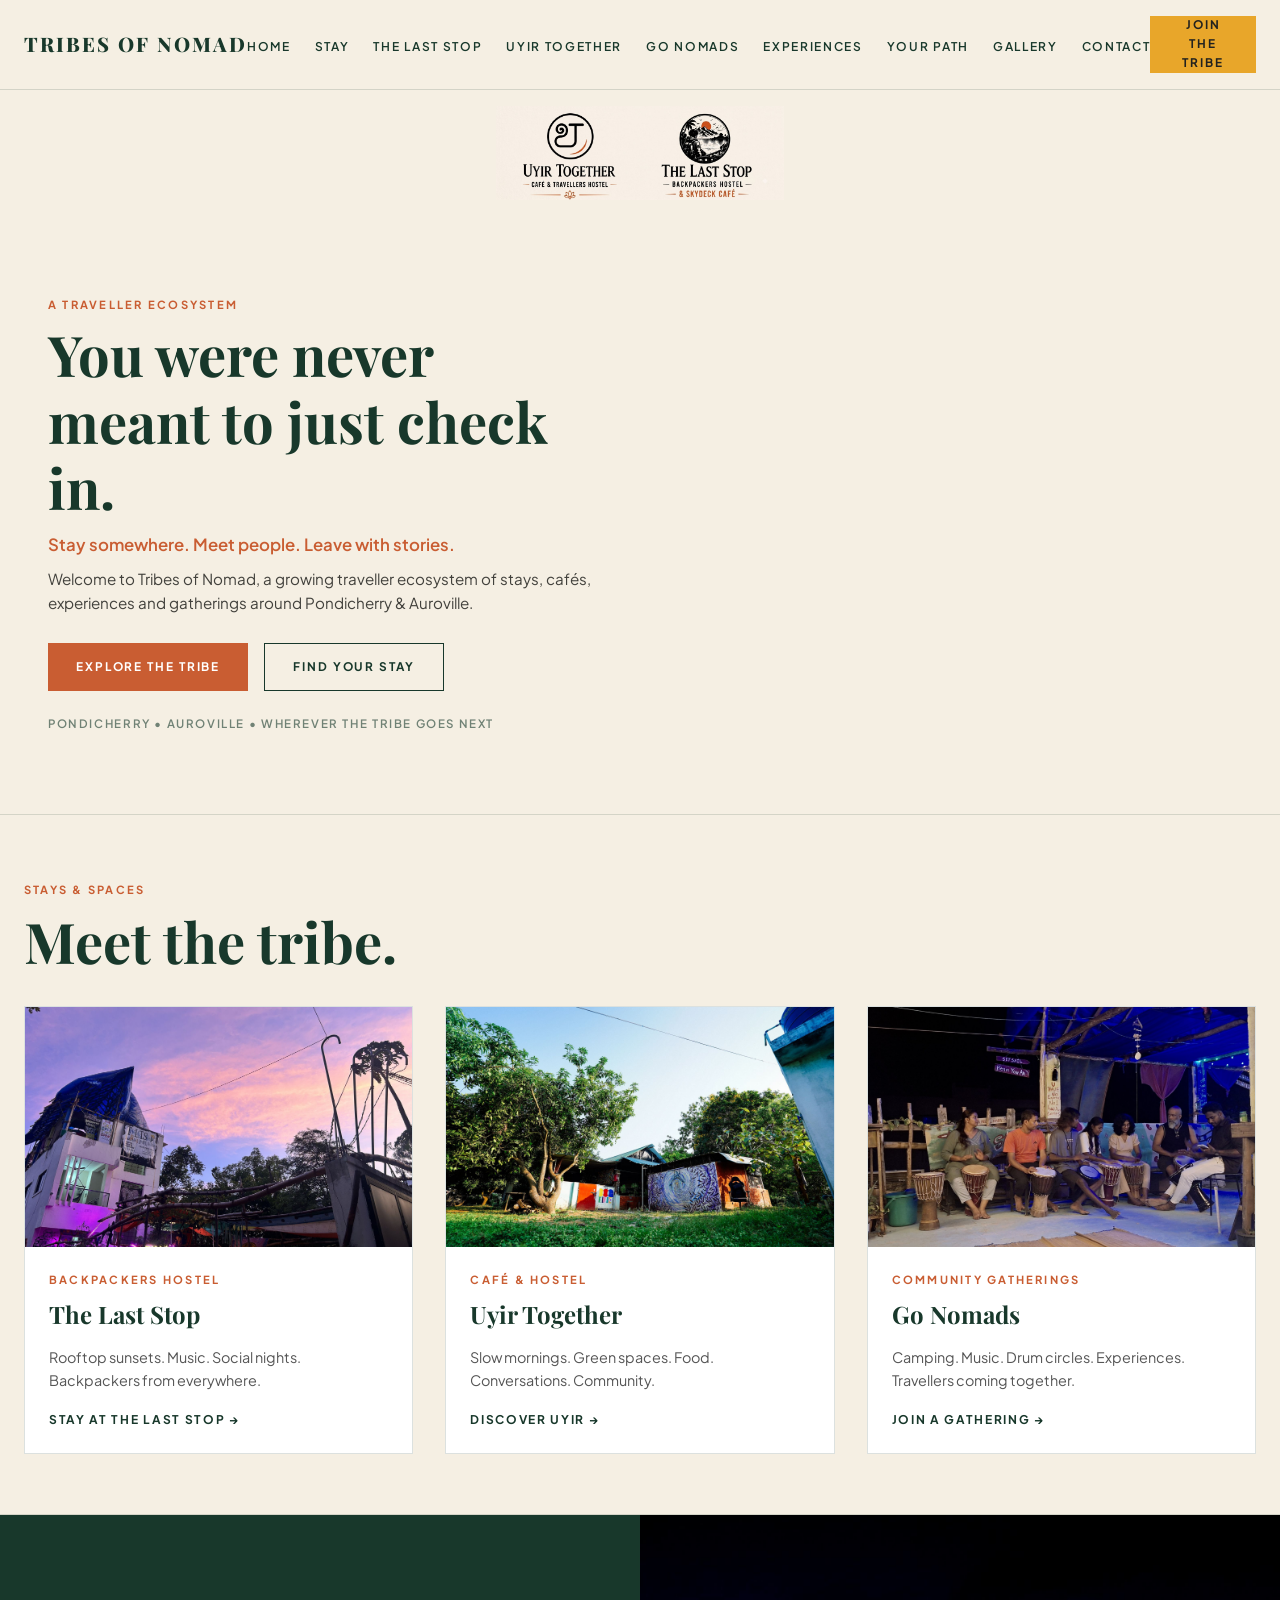
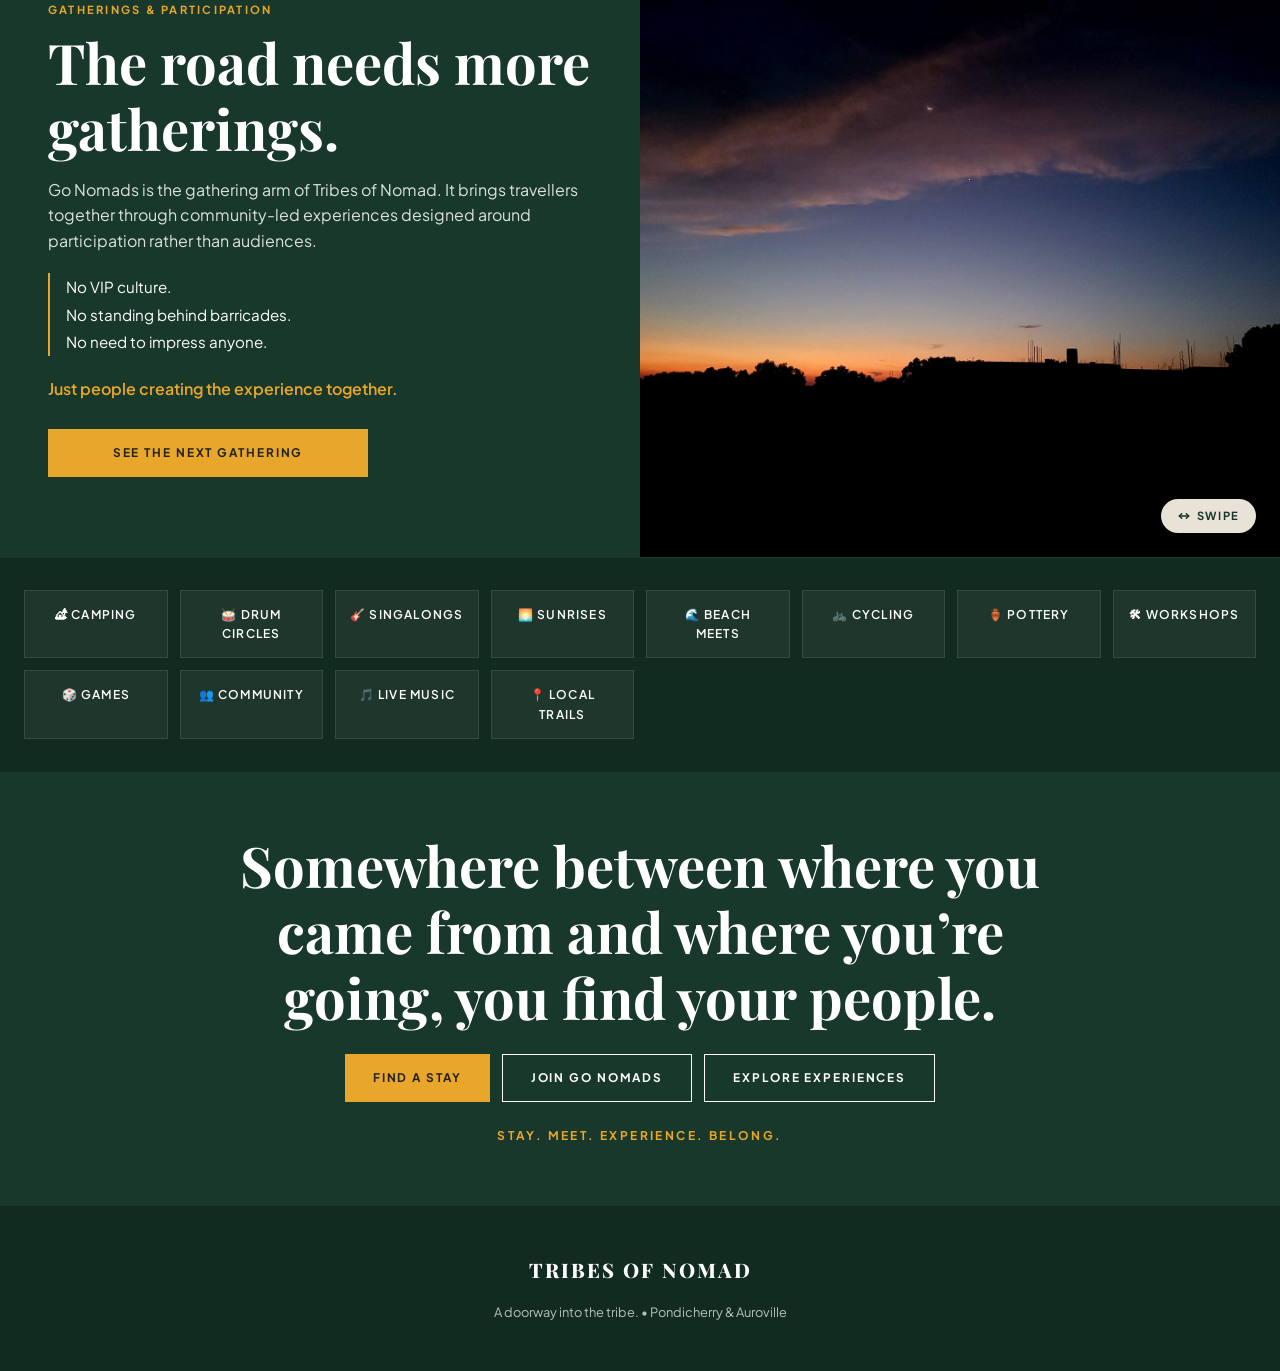
<file: index.html>
<!DOCTYPE html>
<html lang="en">
<head>
  <meta charset="UTF-8" />
  <meta name="viewport" content="width=device-width, initial-scale=1.0" />
  <meta name="description" content="Tribes of Nomad is a traveller ecosystem of stays, cafés, experiences and gatherings around Pondicherry & Auroville." />
  <meta name="theme-color" content="#18382b" />
  <meta property="og:title" content="Tribes of Nomad" />
  <meta property="og:description" content="Tribes of Nomad is a traveller ecosystem of stays, cafés, experiences and gatherings around Pondicherry & Auroville." />
  <meta property="og:type" content="website" />
  <title>Tribes of Nomad | Stays, Gatherings & Experiences</title>
  
  <link rel="preconnect" href="https://fonts.googleapis.com" />
  <link rel="preconnect" href="https://fonts.gstatic.com" crossorigin />
  <link href="https://fonts.googleapis.com/css2?family=Playfair+Display:ital,wght@0,600;0,800;1,400&family=Plus+Jakarta+Sans:wght@400;500;600;700&family=Reenie+Beanie&display=swap" rel="stylesheet" />

  <style>
    /* ==========================================================================
       BASE VARIABLES & RESETS
       ========================================================================== */
    :root {
      --forest: #18382B;
      --forest-dark: #122B21;
      --cream: #F5EFE3;
      --terracotta: #C95D32;
      --sun: #E8A62A;
      --charcoal: #22221F;
      --white: #FFFFFF;
      --font-heading: 'Playfair Display', serif;
      --font-body: 'Plus Jakarta Sans', sans-serif;
      --font-hand: 'Reenie Beanie', cursive;
    }

    * { box-sizing: border-box; margin: 0; padding: 0; }
    html { scroll-behavior: smooth; }
    body { background-color: var(--cream); color: var(--charcoal); font-family: var(--font-body); line-height: 1.6; overflow-x: hidden; }
    a { text-decoration: none; color: inherit; }
    img { max-width: 100%; display: block; object-fit: cover; }
    
    .container { max-width: 1300px; margin: 0 auto; padding: 0 24px; }
    .border-b { border-bottom: 1px solid rgba(24, 56, 43, 0.15); }
    
    /* Typography */
    .eyebrow { font-size: 0.7rem; font-weight: 700; text-transform: uppercase; letter-spacing: 0.2em; }
    .eyebrow-terracotta { color: var(--terracotta); }
    .eyebrow-sun { color: var(--sun); }
    .display-title { font-family: var(--font-heading); font-size: clamp(2rem, 5vw, 3.5rem); line-height: 1.18; font-weight: 700; color: var(--forest); }
    .display-title-white { color: var(--white); }

    /* ==========================================================================
       RESPONSIVE HEADER & DROPDOWN MENU
       ========================================================================== */
    header { position: sticky; top: 0; z-index: 100; background-color: rgba(245, 239, 227, 0.98); backdrop-filter: blur(8px); }
    
    /* Force the header into a single row */
    .header-container { 
      display: flex !important; 
      flex-direction: row !important; 
      align-items: center !important; 
      justify-content: space-between !important; 
      position: relative; 
      width: 100%; 
      padding: 16px 24px !important; 
      flex-wrap: nowrap !important;
    }
    
    .header-actions { 
      display: flex !important; 
      flex-direction: row !important; 
      align-items: center !important; 
      gap: 12px !important; 
    }

    .logo { 
      font-family: var(--font-heading); 
      font-size: 1.25rem; 
      font-weight: 800; 
      letter-spacing: 0.1em; 
      color: var(--forest); 
      margin: 0 !important;
      white-space: nowrap !important;
    }

    .hamburger { 
      display: none; 
      background: transparent; 
      border: none; 
      cursor: pointer; 
      flex-direction: column; 
      gap: 5px; 
      padding: 4px; 
      z-index: 101; 
    }
    
    .hamburger span { 
      display: block; 
      width: 24px; 
      height: 2px; 
      background-color: var(--forest, #18382B); 
      transition: 0.3s ease; 
      border-radius: 2px; 
    }

    /* Desktop Navigation */
    .nav-menu { 
      display: flex; 
      gap: 24px; 
      list-style: none; 
      margin: 0; 
      padding: 0; 
      align-items: center; 
    }
    .nav-menu a { font-size: 0.75rem; font-weight: 600; text-transform: uppercase; letter-spacing: 0.14em; color: var(--forest); transition: color 0.2s; white-space: nowrap;}
    .nav-menu a:hover { color: var(--terracotta); }

    /* Mobile/Tablet Breakpoints */
    @media (max-width: 991px) {
      .hamburger { display: flex !important; }
      
      /* Mobile Dropdown Menu (Top-Right Box) */
      .nav-menu { 
        display: none !important; 
        flex-direction: column; 
        width: 200px; 
        position: absolute;
        top: 100%;
        right: 0; 
        left: auto;
        background-color: rgba(245, 239, 227, 0.98); 
        backdrop-filter: blur(8px);
        padding: 16px 24px; 
        border: 1px solid rgba(24, 56, 43, 0.15); 
        border-radius: 4px; 
        box-shadow: 0 8px 20px rgba(0,0,0,0.1);
        gap: 16px; 
        align-items: flex-end; 
        text-align: right;
        z-index: 100;
      }
      
      .nav-menu.show { display: flex !important; }
      .nav-menu a { font-size: 0.85rem; width: 100%; display: block; }
    }

    @media (max-width: 480px) {
      .logo { font-size: 1.1rem !important; }
      .header-actions .btn-sun { font-size: 0.65rem !important; padding: 0 12px !important; min-height: 36px !important; }
    }

    /* ==========================================================================
       BUTTONS
       ========================================================================== */
    .btn { display: inline-flex; align-items: center; justify-content: center; min-height: 48px; padding: 0 28px; font-size: 0.74rem; font-weight: 700; text-transform: uppercase; letter-spacing: 0.16em; cursor: pointer; border: none; transition: transform 0.2s, background-color 0.2s; text-align: center; }
    .btn:hover { transform: translateY(-1px); }
    .btn-sun { background-color: var(--sun); color: var(--charcoal); }
    .btn-terracotta { background-color: var(--terracotta); color: var(--white); }
    .btn-outline-forest { border: 1px solid var(--forest); color: var(--forest); background: transparent; }
    .btn-outline-forest:hover { background: var(--forest); color: var(--white); }
    .btn-outline-white { border: 1px solid var(--white); color: var(--white); background: transparent; }
    .btn-outline-white:hover { background: var(--white); color: var(--forest); }

    /* ==========================================================================
       LAYOUT GRIDS
       ========================================================================== */
    .grid-split { display: grid; grid-template-columns: 1fr; }
    .split-pad { padding: 48px 24px; }
    .hero-actions { display: flex; gap: 16px; margin-top: 28px; flex-wrap: wrap; }

    /* 3-Card Grid */
    .cards-grid { display: grid; grid-template-columns: 1fr; gap: 24px; }
    .card-item { background: var(--white); border: 1px solid rgba(24, 56, 43, 0.15); display: flex; flex-direction: column; }
    .card-item img { height: 240px; width: 100%; }
    .card-body { padding: 24px; display: flex; flex-direction: column; flex: 1; }
    .card-title { font-family: var(--font-heading); font-size: 1.5rem; color: var(--forest); margin: 6px 0 12px; }

    /* Icon Grid */
    .icon-grid { display: grid; grid-template-columns: repeat(auto-fit, minmax(130px, 1fr)); gap: 12px; }
    .icon-box { border: 1px solid rgba(255, 255, 255, 0.1); background: rgba(255, 255, 255, 0.05); padding: 14px; text-align: center; color: var(--white); font-size: 0.75rem; font-weight: 600; text-transform: uppercase; letter-spacing: 0.1em; }

    /* ==========================================================================
       SWIPE GALLERY
       ========================================================================== */
    .swipe-gallery { display: flex; overflow-x: auto; scroll-snap-type: x mandatory; -webkit-overflow-scrolling: touch; width: 100%; height: 100%; min-height: 350px; scrollbar-width: none; }
    .swipe-gallery::-webkit-scrollbar { display: none; }
    .swipe-image { flex: 0 0 100%; scroll-snap-align: center; object-fit: cover; width: 100%; height: 100%; }

    /* Swipe Indicator Wrapper & Badge */
    .swipe-container {
      position: relative;
      width: 100%;
      height: 100%;
    }

    .swipe-hint {
      position: absolute;
      bottom: 24px;
      right: 24px;
      background: rgba(245, 239, 227, 0.95); /* Matches your Cream var */
      color: var(--forest);
      padding: 8px 16px;
      border-radius: 30px;
      font-size: 0.7rem;
      font-weight: 700;
      text-transform: uppercase;
      letter-spacing: 0.15em;
      display: flex;
      align-items: center;
      gap: 6px;
      z-index: 10;
      pointer-events: none; /* Allows user to swipe right through the badge */
      box-shadow: 0 4px 12px rgba(0,0,0,0.15);
      animation: swipeBounce 2s infinite ease-in-out;
      transition: opacity 0.4s ease;
    }

    @keyframes swipeBounce {
      0%, 100% { transform: translateX(0); }
      50% { transform: translateX(-6px); }
    }

    /* ==========================================================================
       RESPONSIVE DESIGN (Tablets & Desktops)
       ========================================================================== */
    @media (min-width: 768px) { 
      .cards-grid { grid-template-columns: repeat(3, 1fr); gap: 32px; } 
    }

    @media (min-width: 992px) { 
      .grid-split { grid-template-columns: 1fr 1fr; } 
      .split-pad { padding: 80px 48px; } 
    }

    /* ==========================================================================
       RESPONSIVE DESIGN (Mobile Phones)
       ========================================================================== */
    @media (max-width: 600px) {
      .container { padding: 0 16px; }
      .split-pad { padding: 40px 16px; }
      .display-title { font-size: 1.85rem; }
      .hero-actions { flex-direction: column; gap: 12px; width: 100%; }
      .hero-actions .btn { width: 100%; }
      .icon-grid { grid-template-columns: repeat(2, 1fr); }
    }
  </style>
</head>
<body>

  <header class="border-b">
    <div class="container header-container">
      <a href="index.html" class="logo">TRIBES OF NOMAD</a>
      
      <nav aria-label="Primary navigation">
        <ul class="nav-menu" id="navMenu">
          <li><a href="index.html">Home</a></li>
          <li><a href="#stays">Stay</a></li>
          <li><a href="last-stop.html">The Last Stop</a></li>
          <li><a href="uyir-together.html">Uyir Together</a></li>
          <li><a href="go-nomads.html">Go Nomads</a></li>
          <li><a href="experiences.html">Experiences</a></li>
          <li><a href="yourpath.html">Your path</a></li>
          <li><a href="gallery.html">Gallery</a></li>
          <li><a href="contact.html">Contact</a></li>
        </ul>
      </nav>

      <div class="header-actions">
        <a href="contact.html" class="btn btn-sun" style="min-height: 40px; padding: 0 20px;">Join the Tribe</a>
        <button id="menuToggle" class="hamburger" aria-label="Toggle Navigation">
          <span></span>
          <span></span>
          <span></span>
        </button>
      </div>
    </div>
  </header>

  <div style="max-width: 320px; margin: 16px auto; padding: 0 16px;">
    <img src="Lstp%20Assets/Logo%20Banner.jpeg" alt="Brand Logos" style="width: 100%; height: auto;" />
  </div>

  <section id="home" class="border-b">
    <div class="grid-split">
      <div class="split-pad" style="display: flex; flex-direction: column; justify-content: center;">
        <span class="eyebrow eyebrow-terracotta">A traveller ecosystem</span>
        <h1 class="display-title" style="margin-top: 8px;">You were never meant to just check in.</h1>
        <p style="font-size: 1.05rem; font-weight: 600; color: var(--terracotta); margin-top: 12px;">Stay somewhere. Meet people. Leave with stories.</p>
        <p style="margin-top: 8px; color: rgba(34, 34, 31, 0.85); font-size: 0.95rem;">Welcome to Tribes of Nomad, a growing traveller ecosystem of stays, cafés, experiences and gatherings around Pondicherry & Auroville.</p>
        <div class="hero-actions">
          <a href="#stays" class="btn btn-terracotta">Explore the Tribe</a>
          <a href="#stays" class="btn btn-outline-forest">Find Your Stay</a>
        </div>
        <p style="font-size: 0.72rem; font-weight: 600; text-transform: uppercase; letter-spacing: 0.14em; color: rgba(24, 56, 43, 0.6); margin-top: 24px;">
          Pondicherry • Auroville • Wherever the tribe goes next
        </p>
      </div>
    </div>
  </section>

  <section id="stays" class="border-b" style="padding: 60px 0;">
    <div class="container">
      <div style="margin-bottom: 32px;">
        <span class="eyebrow eyebrow-terracotta">Stays & Spaces</span>
        <h2 class="display-title" style="margin-top: 8px;">Meet the tribe.</h2>
      </div>
      <div class="cards-grid">
        <div class="card-item" id="last-stop">
          <img loading="lazy" decoding="async" src="Lstp%20Assets/IMG_5209.jpeg" alt="The Last Stop" />
          <div class="card-body">
            <span class="eyebrow eyebrow-terracotta">Backpackers Hostel</span>
            <h3 class="card-title">The Last Stop</h3>
            <p style="font-size: 0.9rem; color: #555; flex: 1;">Rooftop sunsets. Music. Social nights. Backpackers from everywhere.</p>
            <a href="last-stop.html" style="font-size: 0.75rem; font-weight: 700; text-transform: uppercase; letter-spacing: 0.14em; color: var(--forest); margin-top: 18px;">Stay at The Last Stop &rarr;</a>
          </div>
        </div>
        <div class="card-item" id="uyir">
          <img loading="lazy" decoding="async" src="Lstp%20Assets/IMG_0406.jpeg" alt="Uyir Together" />
          <div class="card-body">
            <span class="eyebrow eyebrow-terracotta">Café & Hostel</span>
            <h3 class="card-title">Uyir Together</h3>
            <p style="font-size: 0.9rem; color: #555; flex: 1;">Slow mornings. Green spaces. Food. Conversations. Community.</p>
            <a href="uyir-together.html" style="font-size: 0.75rem; font-weight: 700; text-transform: uppercase; letter-spacing: 0.14em; color: var(--forest); margin-top: 18px;">Discover Uyir &rarr;</a>
          </div>
        </div>
        <div class="card-item">
          <img loading="lazy" decoding="async" src="Asset2/IMG_4777.jpeg" alt="Go Nomads" />
          <div class="card-body">
            <span class="eyebrow eyebrow-terracotta">Community Gatherings</span>
            <h3 class="card-title">Go Nomads</h3>
            <p style="font-size: 0.9rem; color: #555; flex: 1;">Camping. Music. Drum circles. Experiences. Travellers coming together.</p>
            <a href="go-nomads.html" style="font-size: 0.75rem; font-weight: 700; text-transform: uppercase; letter-spacing: 0.14em; color: var(--forest); margin-top: 18px;">Join a Gathering &rarr;</a>
          </div>
        </div>
      </div>
    </div>
  </section>

  <section id="go-nomads" class="border-b" style="background: var(--forest); color: var(--white);">
    <div class="grid-split">
      <div class="split-pad">
        <span class="eyebrow eyebrow-sun">Gatherings & Participation</span>
        <h2 class="display-title display-title-white" style="margin-top: 8px;">The road needs more gatherings.</h2>
        <p style="margin-top: 16px; color: rgba(255,255,255,0.85);">Go Nomads is the gathering arm of Tribes of Nomad. It brings travellers together through community-led experiences designed around participation rather than audiences.</p>
        <div style="border-left: 2px solid var(--sun); padding-left: 16px; margin: 20px 0; font-size: 0.95rem; line-height: 1.8;">
          <p>No VIP culture.</p>
          <p>No standing behind barricades.</p>
          <p>No need to impress anyone.</p>
        </div>
        <p style="font-weight: 600; color: var(--sun);">Just people creating the experience together.</p>
        <div style="margin-top: 28px;">
          <a href="go-nomads.html" class="btn btn-sun" style="width: 100%; max-width: 320px;">See the Next Gathering</a>
        </div>
      </div>
      
      <div class="swipe-container">
        
        <div class="swipe-hint" id="swipeHint">
          <svg width="14" height="14" viewBox="0 0 24 24" fill="none" stroke="currentColor" stroke-width="2.5" stroke-linecap="round" stroke-linejoin="round">
            <path d="M8 8l-4 4 4 4"></path>
            <path d="M16 8l4 4-4 4"></path>
            <path d="M4 12h16"></path>
          </svg>
          Swipe
        </div>

        <div class="swipe-gallery" id="swipeGallery">
          <img loading="lazy" decoding="async" src="Asset2/IMG_9449.jpeg" alt="Campfire Circle 1" class="swipe-image" />
          <img loading="lazy" decoding="async" src="Lstp%20Assets/IMG_4253.jpeg" alt="Campfire Circle 2" class="swipe-image" />
          <img loading="lazy" decoding="async" src="Lstp%20Assets/IMG_4835.jpeg" alt="Campfire Circle 3" class="swipe-image" />
          <img loading="lazy" decoding="async" src="Lstp%20Assets/IMG_5093.jpeg" alt="Campfire Circle 4" class="swipe-image" />
          <img loading="lazy" decoding="async" src="Lstp%20Assets/IMG_5209.jpeg" alt="Campfire Circle 5" class="swipe-image" />
          <img loading="lazy" decoding="async" src="Lstp%20Assets/IMG_4719.jpeg" alt="Campfire Circle 6" class="swipe-image" />
          <img loading="lazy" decoding="async" src="Lstp%20Assets/IMG_4025.jpeg" alt="Campfire Circle 7" class="swipe-image" />
          <img loading="lazy" decoding="async" src="Asset2/DSC_3128.jpeg" alt="Campfire Circle 8" class="swipe-image" />
          <img loading="lazy" decoding="async" src="Asset2/DSC_3116.jpeg" alt="Campfire Circle 9" class="swipe-image" />
          <img loading="lazy" decoding="async" src="Asset2/IMG_3274.jpeg" alt="Campfire Circle 10" class="swipe-image" />
          <img loading="lazy" decoding="async" src="Asset2/IMG_3780.jpeg" alt="Campfire Circle 11" class="swipe-image" />
        </div> 
      </div>
    </div>
  </section>

  <div class="border-b" style="background: var(--forest-dark); padding: 32px 0;">
    <div class="container icon-grid">
      <div class="icon-box">🏕 Camping</div>
      <div class="icon-box">🥁 Drum Circles</div>
      <div class="icon-box">🎸 Singalongs</div>
      <div class="icon-box">🌅 Sunrises</div>
      <div class="icon-box">🌊 Beach Meets</div>
      <div class="icon-box">🚲 Cycling</div>
      <div class="icon-box">🏺 Pottery</div>
      <div class="icon-box">🛠 Workshops</div>
      <div class="icon-box">🎲 Games</div>
      <div class="icon-box">👥 Community</div>
      <div class="icon-box">🎵 Live Music</div>
      <div class="icon-box">📍 Local Trails</div>
    </div>
  </div>

  <section class="border-b" style="background: var(--forest); color: var(--white); padding: 60px 24px; text-align: center;">
    <div style="max-width: 800px; margin: 0 auto;">
      <h2 class="display-title display-title-white">Somewhere between where you came from and where you’re going, you find your people.</h2>
      <div style="display: flex; gap: 12px; justify-content: center; margin-top: 24px; flex-wrap: wrap;">
        <a href="#stays" class="btn btn-sun">Find a Stay</a>
        <a href="go-nomads.html" class="btn btn-outline-white">Join Go Nomads</a>
        <a href="experiences.html" class="btn btn-outline-white">Explore Experiences</a>
      </div>
      <p style="margin-top: 24px; font-size: 0.75rem; font-weight: 700; text-transform: uppercase; letter-spacing: 0.2em; color: var(--sun);">Stay. Meet. Experience. Belong.</p>
    </div>
  </section>

  <footer style="background: var(--forest-dark); padding: 48px 24px; text-align: center; color: rgba(255,255,255,0.7); font-size: 0.8rem;">
    <div style="max-width: 900px; margin: 0 auto; display: flex; flex-direction: column; gap: 16px; align-items: center;">
      <span style="font-family: var(--font-heading); font-size: 1.25rem; font-weight: 800; color: var(--white); letter-spacing: 0.1em;">TRIBES OF NOMAD</span>
      <p>A doorway into the tribe. • Pondicherry & Auroville</p>
    </div>
  </footer>

  <script>
    document.addEventListener('DOMContentLoaded', function() {
      // Dropdown Menu Toggle Logic
      const menuToggle = document.getElementById('menuToggle');
      const navMenu = document.getElementById('navMenu');

      if (menuToggle && navMenu) {
        menuToggle.addEventListener('click', function() {
          navMenu.classList.toggle('show');
        });

        // Close the menu when a link is clicked (useful for anchor links on same page)
        const navLinks = navMenu.querySelectorAll('a');
        navLinks.forEach(link => {
          link.addEventListener('click', () => {
            navMenu.classList.remove('show');
          });
        });
      }
      
      // Fade out the swipe hint when the user scrolls the gallery
      const gallery = document.getElementById('swipeGallery');
      const hint = document.getElementById('swipeHint');
      
      if (gallery && hint) {
        gallery.addEventListener('scroll', function() {
          if (gallery.scrollLeft > 10) {
            hint.style.opacity = '0';
          }
        }, { once: true }); // Only runs the first time they swipe
      }
    });
  </script>
</body>
</html>
</file>
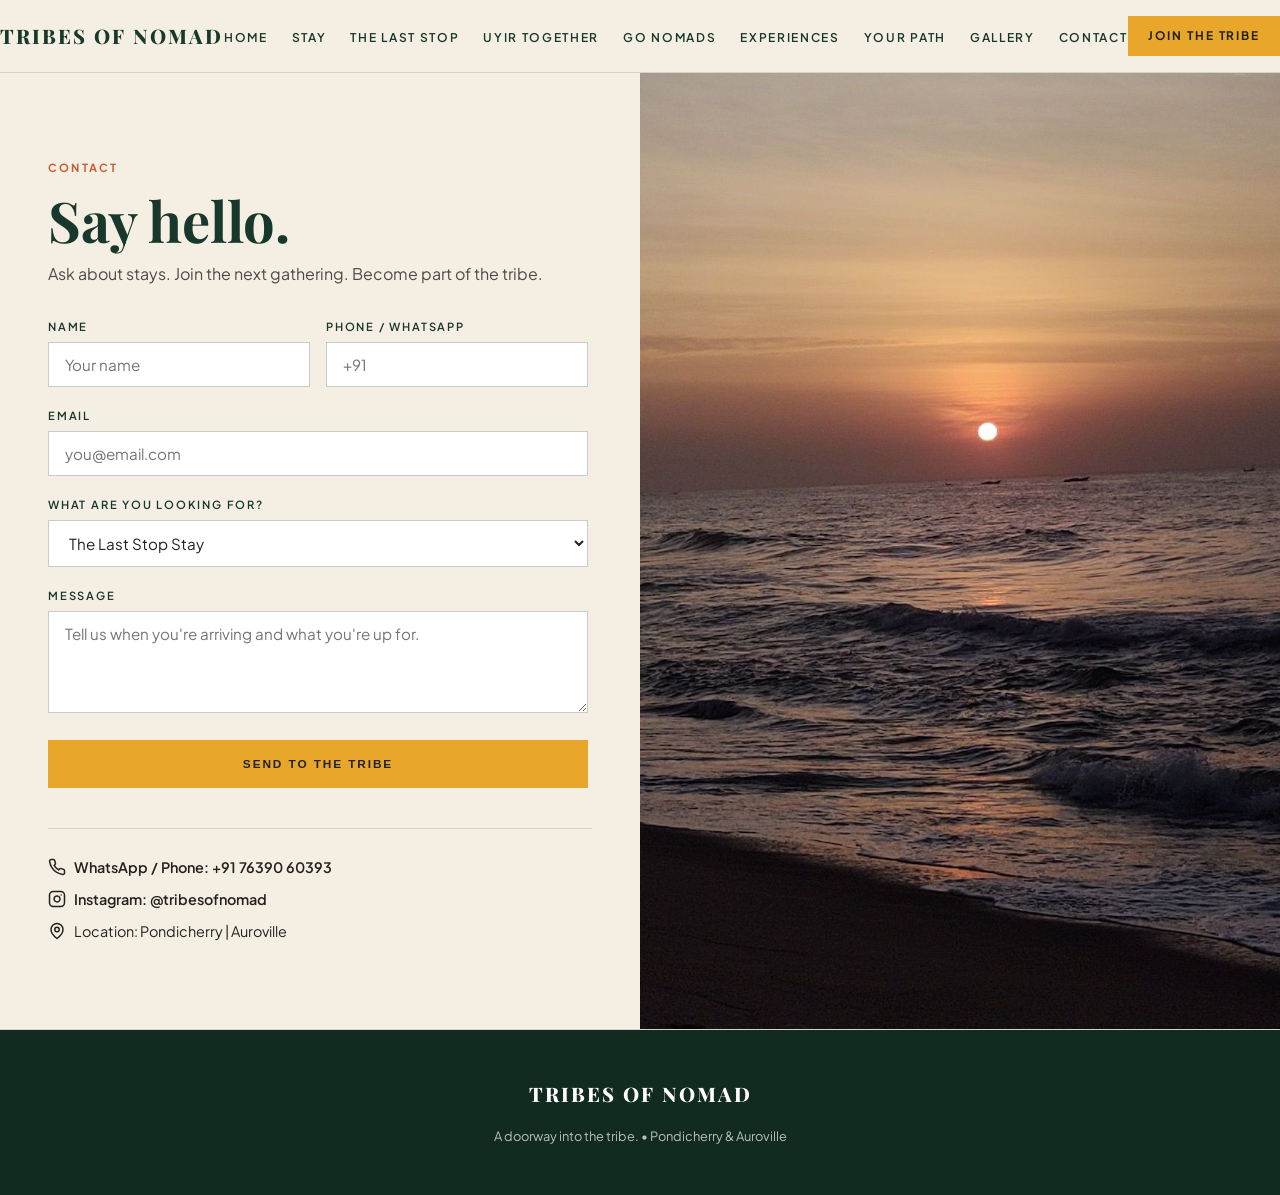
<file: contact.html>
<!DOCTYPE html>
<html lang="en">
<head>
  <meta charset="UTF-8" />
  <meta name="viewport" content="width=device-width, initial-scale=1.0" />
  <meta name="description" content="Get in touch with Tribes of Nomad to plan your stay, join a gathering or ask about experiences in Pondicherry & Auroville." />
  <meta name="theme-color" content="#18382b" />
  <meta property="og:title" content="Tribes of Nomad" />
  <meta property="og:description" content="Get in touch with Tribes of Nomad to plan your stay, join a gathering or ask about experiences in Pondicherry & Auroville." />
  <meta property="og:type" content="website" />
  <title>Contact Us | Tribes of Nomad</title>
  
  <link rel="preconnect" href="https://fonts.googleapis.com" />
  <link rel="preconnect" href="https://fonts.gstatic.com" crossorigin />
  <link href="https://fonts.googleapis.com/css2?family=Playfair+Display:ital,wght@0,600;0,800;1,400&family=Plus+Jakarta+Sans:wght@400;500;600;700&family=Reenie+Beanie&display=swap" rel="stylesheet" />

  <style>
    /* ==========================================================================
       BASE VARIABLES & RESETS
       ========================================================================== */
    :root {
      --forest: #18382B;
      --forest-dark: #122B21;
      --cream: #F5EFE3;
      --terracotta: #C95D32;
      --sun: #E8A62A;
      --charcoal: #22221F;
      --white: #FFFFFF;
      --font-heading: 'Playfair Display', serif;
      --font-body: 'Plus Jakarta Sans', sans-serif;
      --font-hand: 'Reenie Beanie', cursive;
    }

    * { box-sizing: border-box; margin: 0; padding: 0; }
    html { scroll-behavior: smooth; }
    body { background-color: var(--cream); color: var(--charcoal); font-family: var(--font-body); line-height: 1.6; overflow-x: hidden; }
    a { text-decoration: none; color: inherit; }
    img { max-width: 100%; display: block; object-fit: cover; }
    
    .container { max-width: 1300px; margin: 0 auto; padding: 0 24px; }
    .border-b { border-bottom: 1px solid rgba(24, 56, 43, 0.15); }
    
    /* Typography */
    .eyebrow { font-size: 0.7rem; font-weight: 700; text-transform: uppercase; letter-spacing: 0.2em; }
    .eyebrow-terracotta { color: var(--terracotta); }
    .display-title { font-family: var(--font-heading); font-size: clamp(2rem, 5vw, 3.5rem); line-height: 1.18; font-weight: 700; color: var(--forest); }

    /* ==========================================================================
       RESPONSIVE HEADER & DROPDOWN MENU
       ========================================================================== */
    header { position: sticky; top: 0; z-index: 100; background-color: rgba(245, 239, 227, 0.98); backdrop-filter: blur(8px); }
    
    .header-container { 
      display: flex !important; 
      flex-direction: row !important; 
      align-items: center !important; 
      justify-content: space-between !important; 
      position: relative; 
      width: 100%; 
      padding: 16px 0 !important; 
      flex-wrap: nowrap !important;
    }
    
    .header-actions { 
      display: flex !important; 
      flex-direction: row !important; 
      align-items: center !important; 
      gap: 12px !important; 
    }

    .logo { 
      font-family: var(--font-heading); 
      font-size: 1.25rem; 
      font-weight: 800; 
      letter-spacing: 0.1em; 
      color: var(--forest); 
      margin: 0 !important;
      white-space: nowrap !important;
    }

    .hamburger { 
      display: none; 
      background: transparent; 
      border: none; 
      cursor: pointer; 
      flex-direction: column; 
      gap: 5px; 
      padding: 4px; 
      z-index: 101; 
    }
    
    .hamburger span { 
      display: block; 
      width: 24px; 
      height: 2px; 
      background-color: var(--forest, #18382B); 
      transition: 0.3s ease; 
      border-radius: 2px; 
    }

    /* Desktop Navigation */
    .nav-menu { 
      display: flex; 
      gap: 24px; 
      list-style: none; 
      margin: 0; 
      padding: 0; 
      align-items: center; 
    }
    .nav-menu a { font-size: 0.75rem; font-weight: 600; text-transform: uppercase; letter-spacing: 0.14em; color: var(--forest); transition: color 0.2s; white-space: nowrap;}
    .nav-menu a:hover { color: var(--terracotta); }

    /* Mobile/Tablet Breakpoints */
    @media (max-width: 991px) {
      .hamburger { display: flex !important; }
      
      /* Mobile Dropdown Menu (Top-Right Box) */
      .nav-menu { 
        display: none !important; 
        flex-direction: column; 
        width: 200px; 
        position: absolute;
        top: 100%;
        right: 0; 
        left: auto;
        background-color: rgba(245, 239, 227, 0.98); 
        backdrop-filter: blur(8px);
        padding: 16px 24px; 
        border: 1px solid rgba(24, 56, 43, 0.15); 
        border-radius: 4px; 
        box-shadow: 0 8px 20px rgba(0,0,0,0.1);
        gap: 16px; 
        align-items: flex-end; 
        text-align: right;
        z-index: 100;
      }
      
      .nav-menu.show { display: flex !important; }
      .nav-menu a { font-size: 0.85rem; width: 100%; display: block; }
    }

    @media (max-width: 480px) {
      .logo { font-size: 1.1rem !important; }
      .header-actions .btn-sun { font-size: 0.65rem !important; padding: 0 12px !important; min-height: 36px !important; }
    }

    /* ==========================================================================
       BUTTONS
       ========================================================================== */
    .btn { display: inline-flex; align-items: center; justify-content: center; min-height: 48px; padding: 0 28px; font-size: 0.74rem; font-weight: 700; text-transform: uppercase; letter-spacing: 0.16em; cursor: pointer; border: none; transition: transform 0.2s, background-color 0.2s; text-align: center; }
    .btn:hover { transform: translateY(-1px); }
    .btn-sun { background-color: var(--sun); color: var(--charcoal); }

    /* ==========================================================================
       LAYOUT GRIDS & FORMS
       ========================================================================== */
    .grid-split { display: grid; grid-template-columns: 1fr; }
    .split-pad { padding: 48px 24px; }

    .form-group { margin-bottom: 20px; }
    .form-label { display: block; font-size: 0.7rem; font-weight: 600; text-transform: uppercase; letter-spacing: 0.16em; color: var(--forest); margin-bottom: 6px; }
    .input-field { width: 100%; border: 1px solid rgba(24, 56, 43, 0.25); background: var(--white); padding: 12px 16px; font-size: 0.95rem; color: var(--charcoal); outline: none; font-family: var(--font-body); }
    .input-field:focus { border-color: var(--terracotta); }
    .grid-2-col { display: grid; grid-template-columns: 1fr; gap: 16px; }

    @media (min-width: 768px) { 
      .grid-2-col { grid-template-columns: 1fr 1fr; }
    }

    @media (min-width: 992px) { 
      .grid-split { grid-template-columns: 1fr 1fr; min-height: calc(100vh - 80px); } 
      .split-pad { padding: 80px 48px; } 
    }

    @media (max-width: 600px) {
      .split-pad { padding: 40px 16px; }
    }
  </style>
</head>
<body>

  <header class="border-b">
    <div class="container header-container">
      <a href="index.html" class="logo">TRIBES OF NOMAD</a>
      
      <nav aria-label="Primary navigation">
        <ul class="nav-menu" id="navMenu">
          <li><a href="index.html">Home</a></li>
          <li><a href="index.html#stays">Stay</a></li>
          <li><a href="last-stop.html">The Last Stop</a></li>
          <li><a href="uyir-together.html">Uyir Together</a></li>
          <li><a href="go-nomads.html">Go Nomads</a></li>
          <li><a href="experiences.html">Experiences</a></li>
          <li><a href="yourpath.html">Your path</a></li>
          <li><a href="gallery.html">Gallery</a></li>
          <li><a href="contact.html">Contact</a></li>
        </ul>
      </nav>

      <div class="header-actions">
        <a href="#contact-form" class="btn btn-sun" style="min-height: 40px; padding: 0 20px;">Join the Tribe</a>
        <button id="menuToggle" class="hamburger" aria-label="Toggle Navigation">
          <span></span>
          <span></span>
          <span></span>
        </button>
      </div>
    </div>
  </header>

  <main>
    <section id="contact-form" class="border-b">
      <div class="grid-split">
        <div class="split-pad">
          <span class="eyebrow eyebrow-terracotta">Contact</span>
          <h1 class="display-title" style="margin-top: 8px;">Say hello.</h1>
          <p style="margin-top: 8px; color: rgba(34,34,31,0.8);">Ask about stays. Join the next gathering. Become part of the tribe.</p>

          <form id="tribeContactForm" style="margin-top: 32px; max-width: 540px;">
            <div class="grid-2-col">
              <div class="form-group">
                <label for="name" class="form-label">Name</label>
                <input id="name" required class="input-field" placeholder="Your name" />
              </div>
              <div class="form-group">
                <label for="phone" class="form-label">Phone / WhatsApp</label>
                <input id="phone" class="input-field" placeholder="+91" />
              </div>
            </div>

            <div class="form-group">
              <label for="email" class="form-label">Email</label>
              <input id="email" type="email" required class="input-field" placeholder="you@email.com" />
            </div>

            <div class="form-group">
              <label for="looking_for" class="form-label">What are you looking for?</label>
              <select id="looking_for" class="input-field">
                <option value="The Last Stop Stay">The Last Stop Stay</option>
                <option value="Uyir Together Stay">Uyir Together Stay</option>
                <option value="Go Nomads Gathering">Go Nomads Gathering</option>
                <option value="Experiences">Experiences</option>
                <option value="Collaboration">Collaboration</option>
                <option value="Volunteer">Volunteer</option>
                <option value="Other">Other</option>
              </select>
            </div>

            <div class="form-group">
              <label for="message" class="form-label">Message</label>
              <textarea id="message" rows="4" class="input-field" placeholder="Tell us when you're arriving and what you're up for."></textarea>
            </div>

            <button type="submit" id="submitBtn" class="btn btn-sun" style="width: 100%;">
              Send to the tribe
            </button>
            
            <p id="successMsg" style="font-family: var(--font-hand); font-size: 1.5rem; color: var(--forest); margin-top: 16px; display: none;">
              Opening WhatsApp to connect directly with the tribe...
            </p>
          </form>

          <div style="margin-top: 40px; padding-top: 24px; border-top: 1px solid rgba(24,56,43,0.15); font-size: 0.9rem; line-height: 2;">
            <p>
              <a href="https://wa.me/917639060393" target="_blank" rel="noopener noreferrer" style="display: inline-flex; align-items: center; gap: 8px; font-weight: 600;">
                <svg width="18" height="18" viewBox="0 0 24 24" fill="none" stroke="currentColor" stroke-width="2" stroke-linecap="round" stroke-linejoin="round"><path d="M22 16.92v3a2 2 0 0 1-2.18 2 19.79 19.79 0 0 1-8.63-3.07 19.5 19.5 0 0 1-6-6 19.79 19.79 0 0 1-3.07-8.67A2 2 0 0 1 4.11 2h3a2 2 0 0 1 2 1.72 12.84 12.84 0 0 0 .7 2.81 2 2 0 0 1-.45 2.11L8.09 9.91a16 16 0 0 0 6 6l1.27-1.27a2 2 0 0 1 2.11-.45 12.84 12.84 0 0 0 2.81.7A2 2 0 0 1 22 16.92z"></path></svg>
                WhatsApp / Phone: +91 76390 60393
              </a>
            </p>
            <p>
              <a href="https://instagram.com/tribesofnomad" target="_blank" rel="noopener noreferrer" style="display: inline-flex; align-items: center; gap: 8px; font-weight: 600;">
                <svg width="18" height="18" viewBox="0 0 24 24" fill="none" stroke="currentColor" stroke-width="2" stroke-linecap="round" stroke-linejoin="round"><rect width="20" height="20" x="2" y="2" rx="5" ry="5"></rect><path d="M16 11.37A4 4 0 1 1 12.63 8 4 4 0 0 1 16 11.37z"></path><line x1="17.5" x2="17.51" y1="6.5" y2="6.5"></line></svg>
                Instagram: @tribesofnomad
              </a>
            </p>
            <p style="display: inline-flex; align-items: center; gap: 8px;">
              <svg width="18" height="18" viewBox="0 0 24 24" fill="none" stroke="currentColor" stroke-width="2" stroke-linecap="round" stroke-linejoin="round"><path d="M20 10c0 6-8 12-8 12s-8-6-8-12a8 8 0 0 1 16 0Z"></path><circle cx="12" cy="10" r="3"></circle></svg>
              Location: Pondicherry | Auroville
            </p>
          </div>
        </div>

        <div>
          <img loading="lazy" decoding="async" src="Lstp%20Assets/Sun%20rise.jpeg" alt="Beach at Sunset" style="height: 100%; min-height: 100%; width: 100%;" />
        </div>
      </div>
    </section>
  </main>

  <footer style="background: var(--forest-dark); padding: 48px 24px; text-align: center; color: rgba(255,255,255,0.7); font-size: 0.8rem;">
    <div style="max-width: 900px; margin: 0 auto; display: flex; flex-direction: column; gap: 16px; align-items: center;">
      <span style="font-family: var(--font-heading); font-size: 1.25rem; font-weight: 800; color: var(--white); letter-spacing: 0.1em;">TRIBES OF NOMAD</span>
      <p>A doorway into the tribe. • Pondicherry & Auroville</p>
    </div>
  </footer>

  <script>
    // Dropdown Menu Toggle Logic
    document.addEventListener('DOMContentLoaded', function() {
      const menuToggle = document.getElementById('menuToggle');
      const navMenu = document.getElementById('navMenu');

      if (menuToggle && navMenu) {
        menuToggle.addEventListener('click', function() {
          navMenu.classList.toggle('show');
        });

        // Close the menu when a link is clicked
        const navLinks = navMenu.querySelectorAll('a');
        navLinks.forEach(link => {
          link.addEventListener('click', () => {
            navMenu.classList.remove('show');
          });
        });
      }
    });

    // WhatsApp Contact Form Logic
    document.addEventListener('DOMContentLoaded', function () {
      const contactForm = document.getElementById('tribeContactForm');
      if (!contactForm) return;

      contactForm.addEventListener('submit', function (e) {
        e.preventDefault();

        const name = document.getElementById('name').value.trim();
        const phone = document.getElementById('phone').value.trim();
        const email = document.getElementById('email').value.trim();
        const lookingFor = document.getElementById('looking_for').value;
        const message = document.getElementById('message').value.trim();

        const text = `*New Tribe Inquiry - Tribes of Nomad*\n\n` +
                     `👤 *Name:* ${name}\n` +
                     `📞 *Phone/WhatsApp:* ${phone || 'Not provided'}\n` +
                     `✉️ *Email:* ${email}\n` +
                     `🎯 *Looking for:* ${lookingFor}\n` +
                     `💬 *Message:* ${message || 'No additional message'}`;

        const whatsappNumber = '917639060393';
        const whatsappUrl = `https://wa.me/${whatsappNumber}?text=${encodeURIComponent(text)}`;

        const btn = document.getElementById('submitBtn');
        const msg = document.getElementById('successMsg');

        btn.innerText = 'Opening WhatsApp...';
        btn.disabled = true;

        if (msg) msg.style.display = 'block';

        setTimeout(() => {
          window.open(whatsappUrl, '_blank');
          btn.innerText = 'Send to the tribe';
          btn.disabled = false;
        }, 500);
      });
    });
  </script>
</body>
</html>
</file>
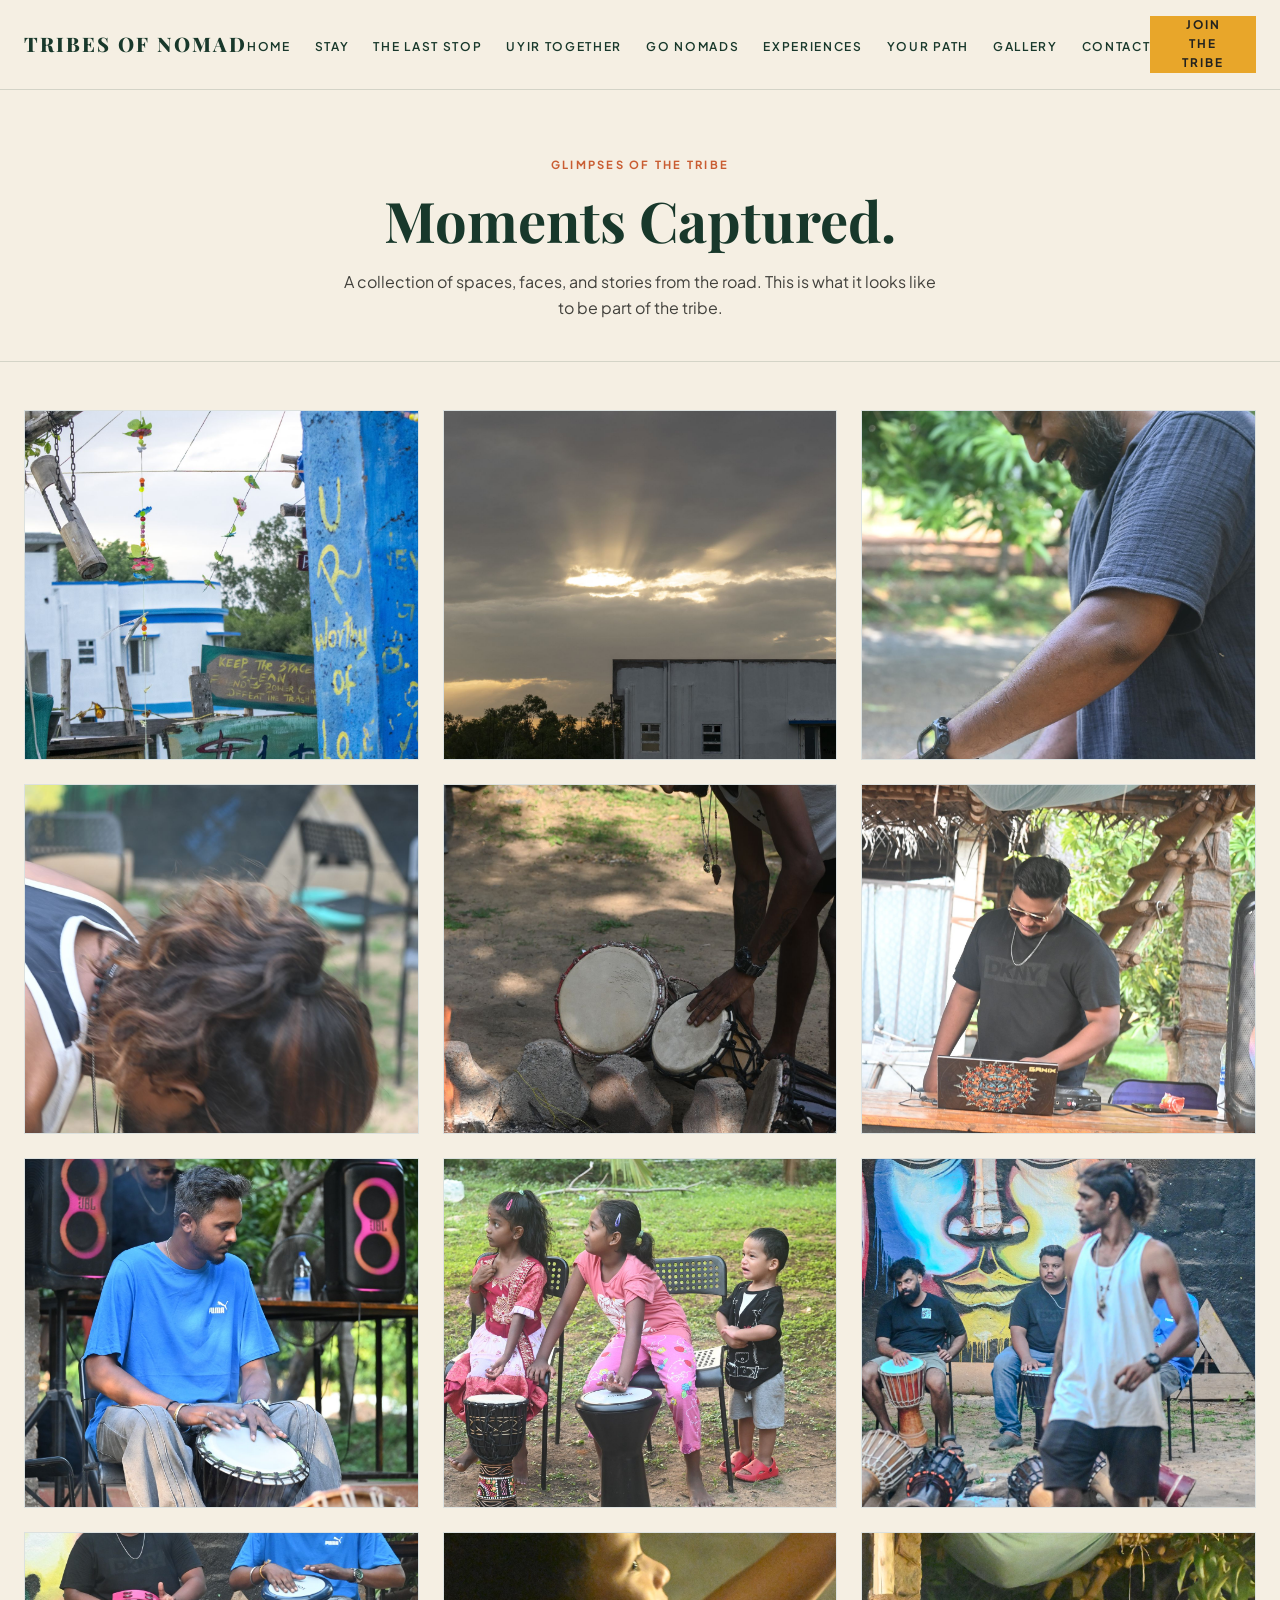
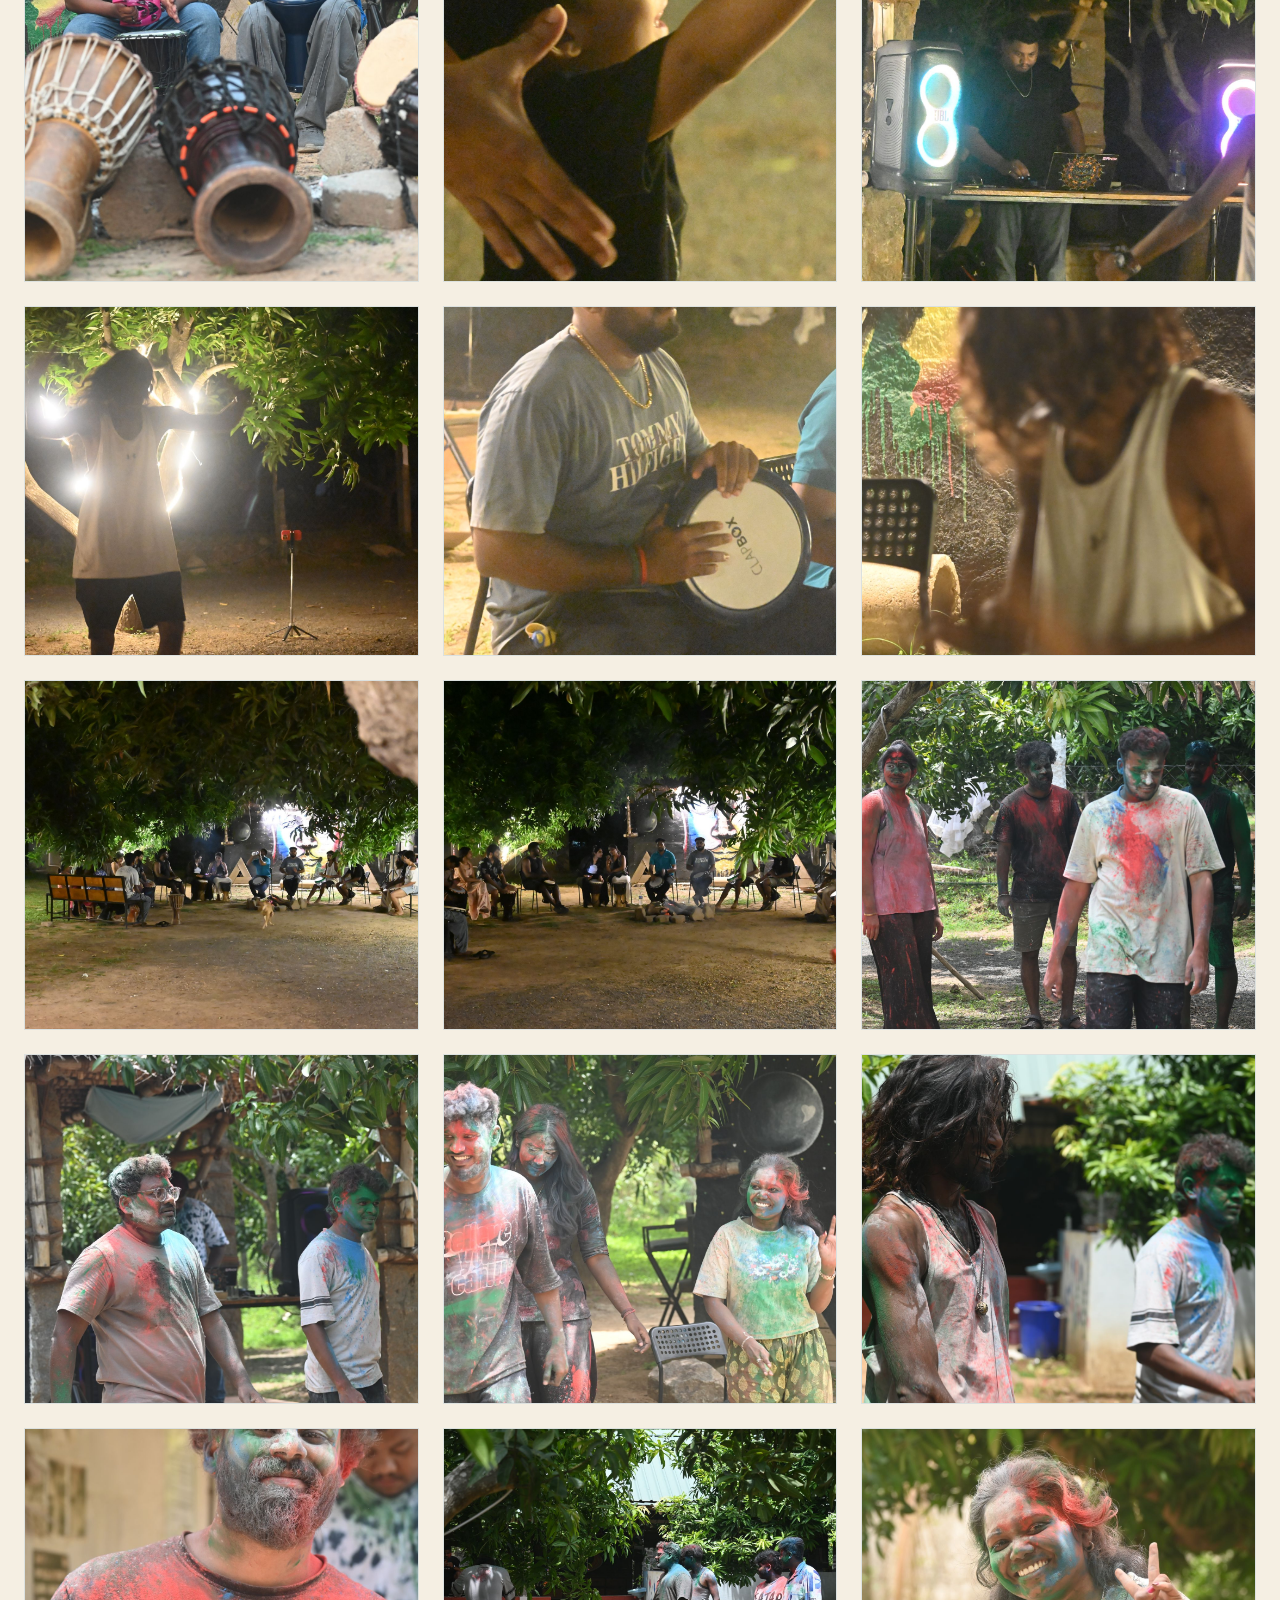
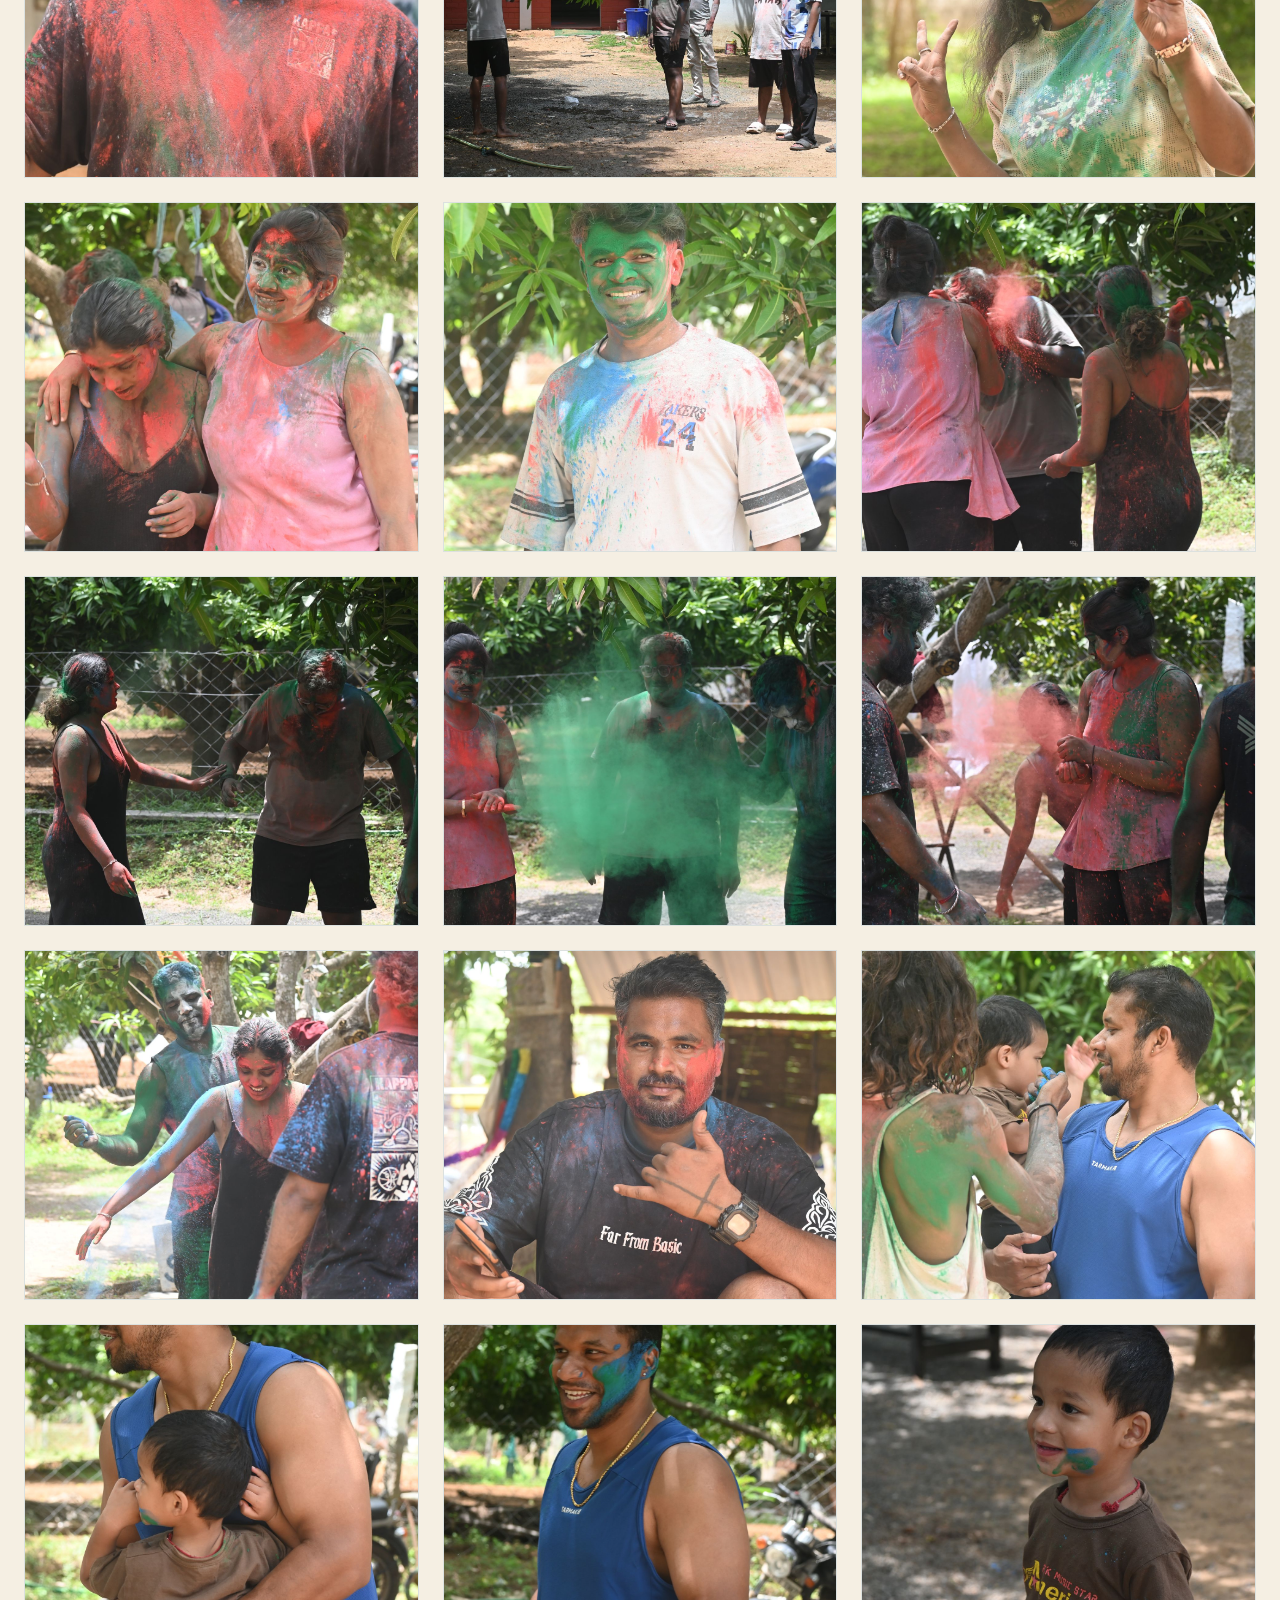
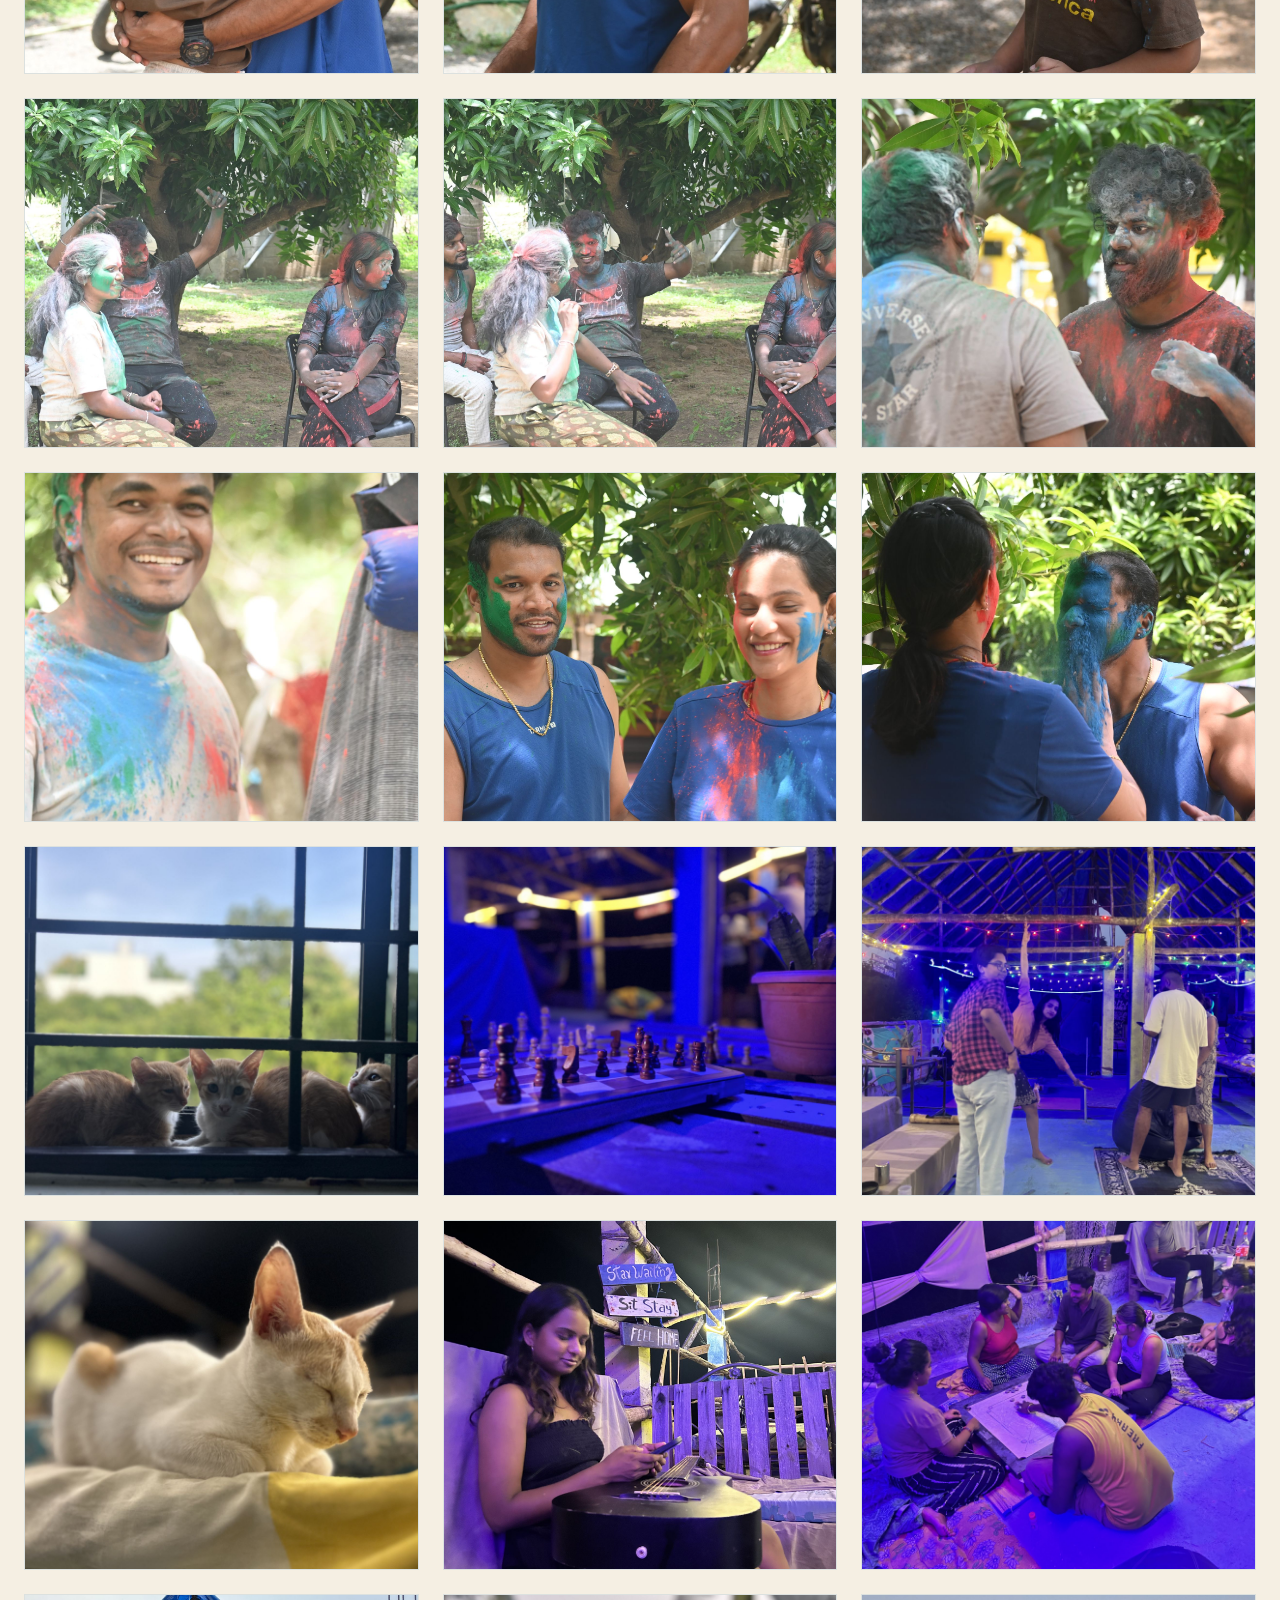
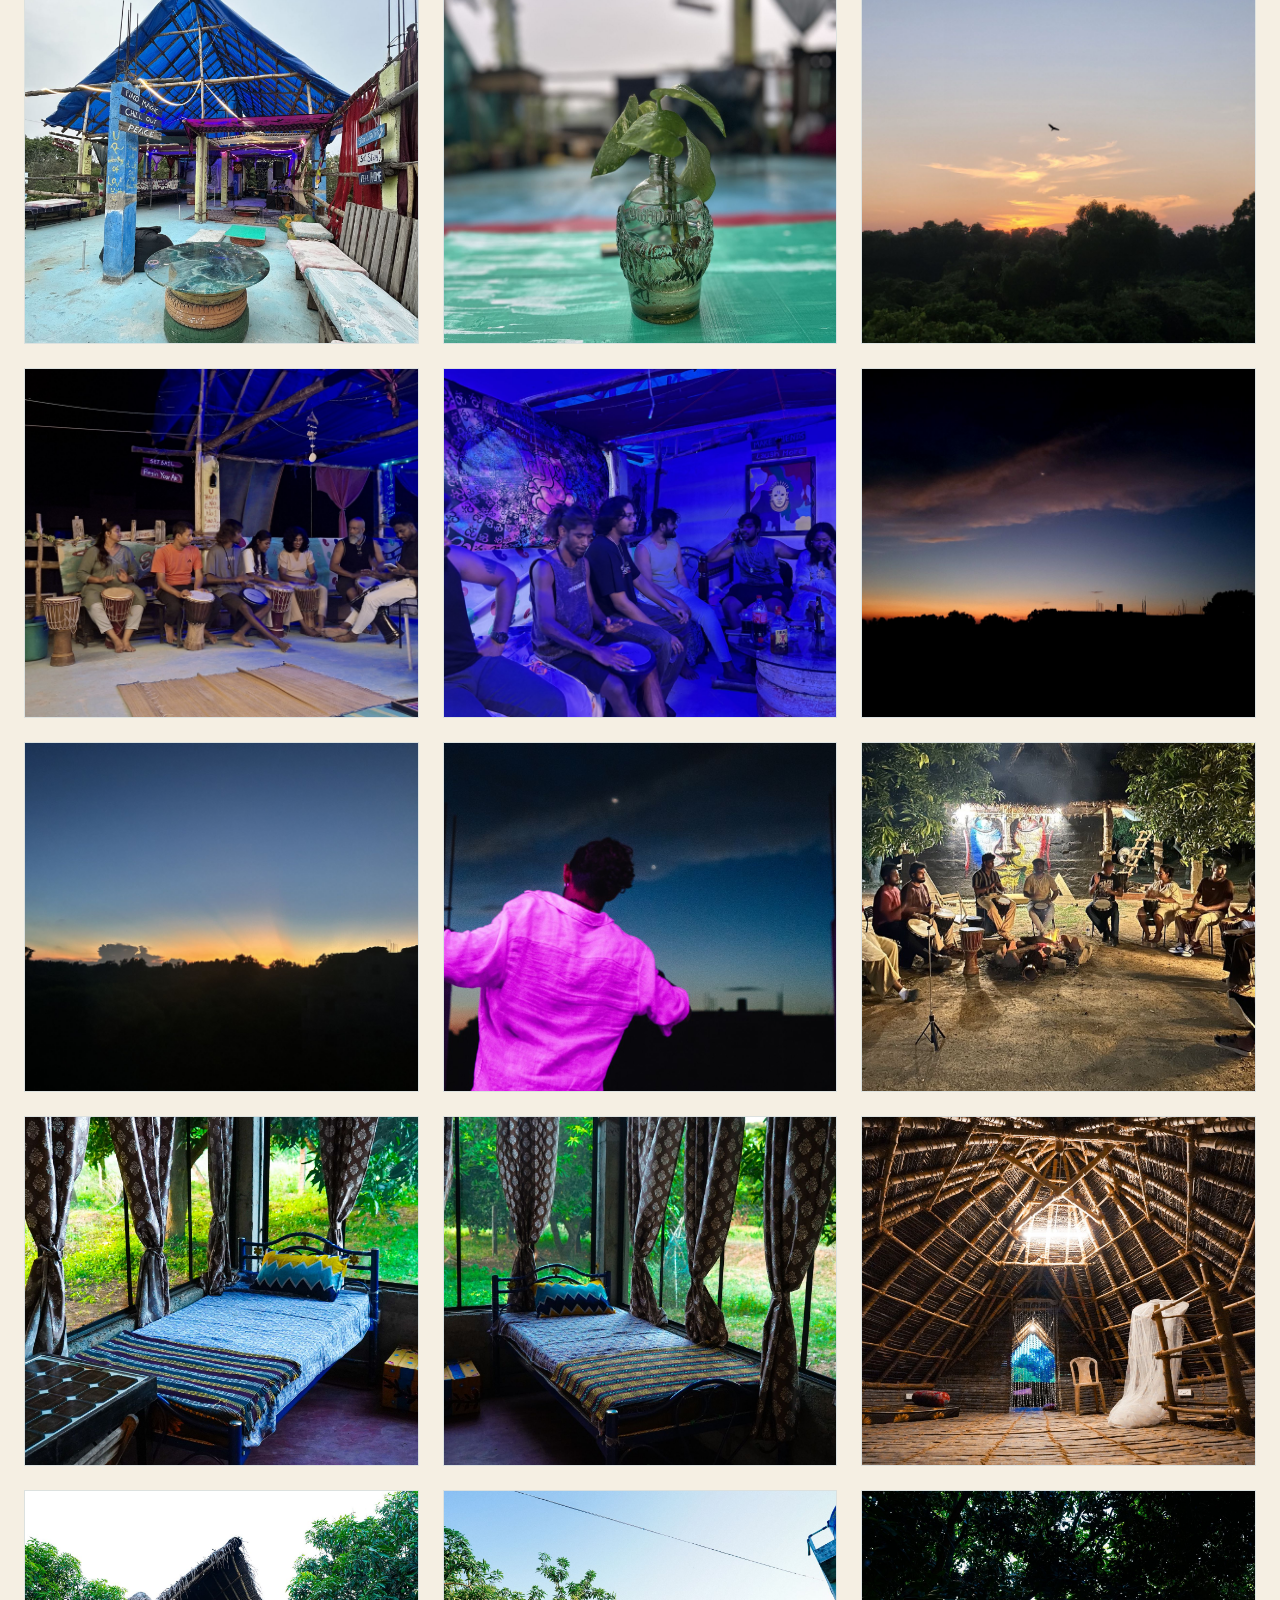
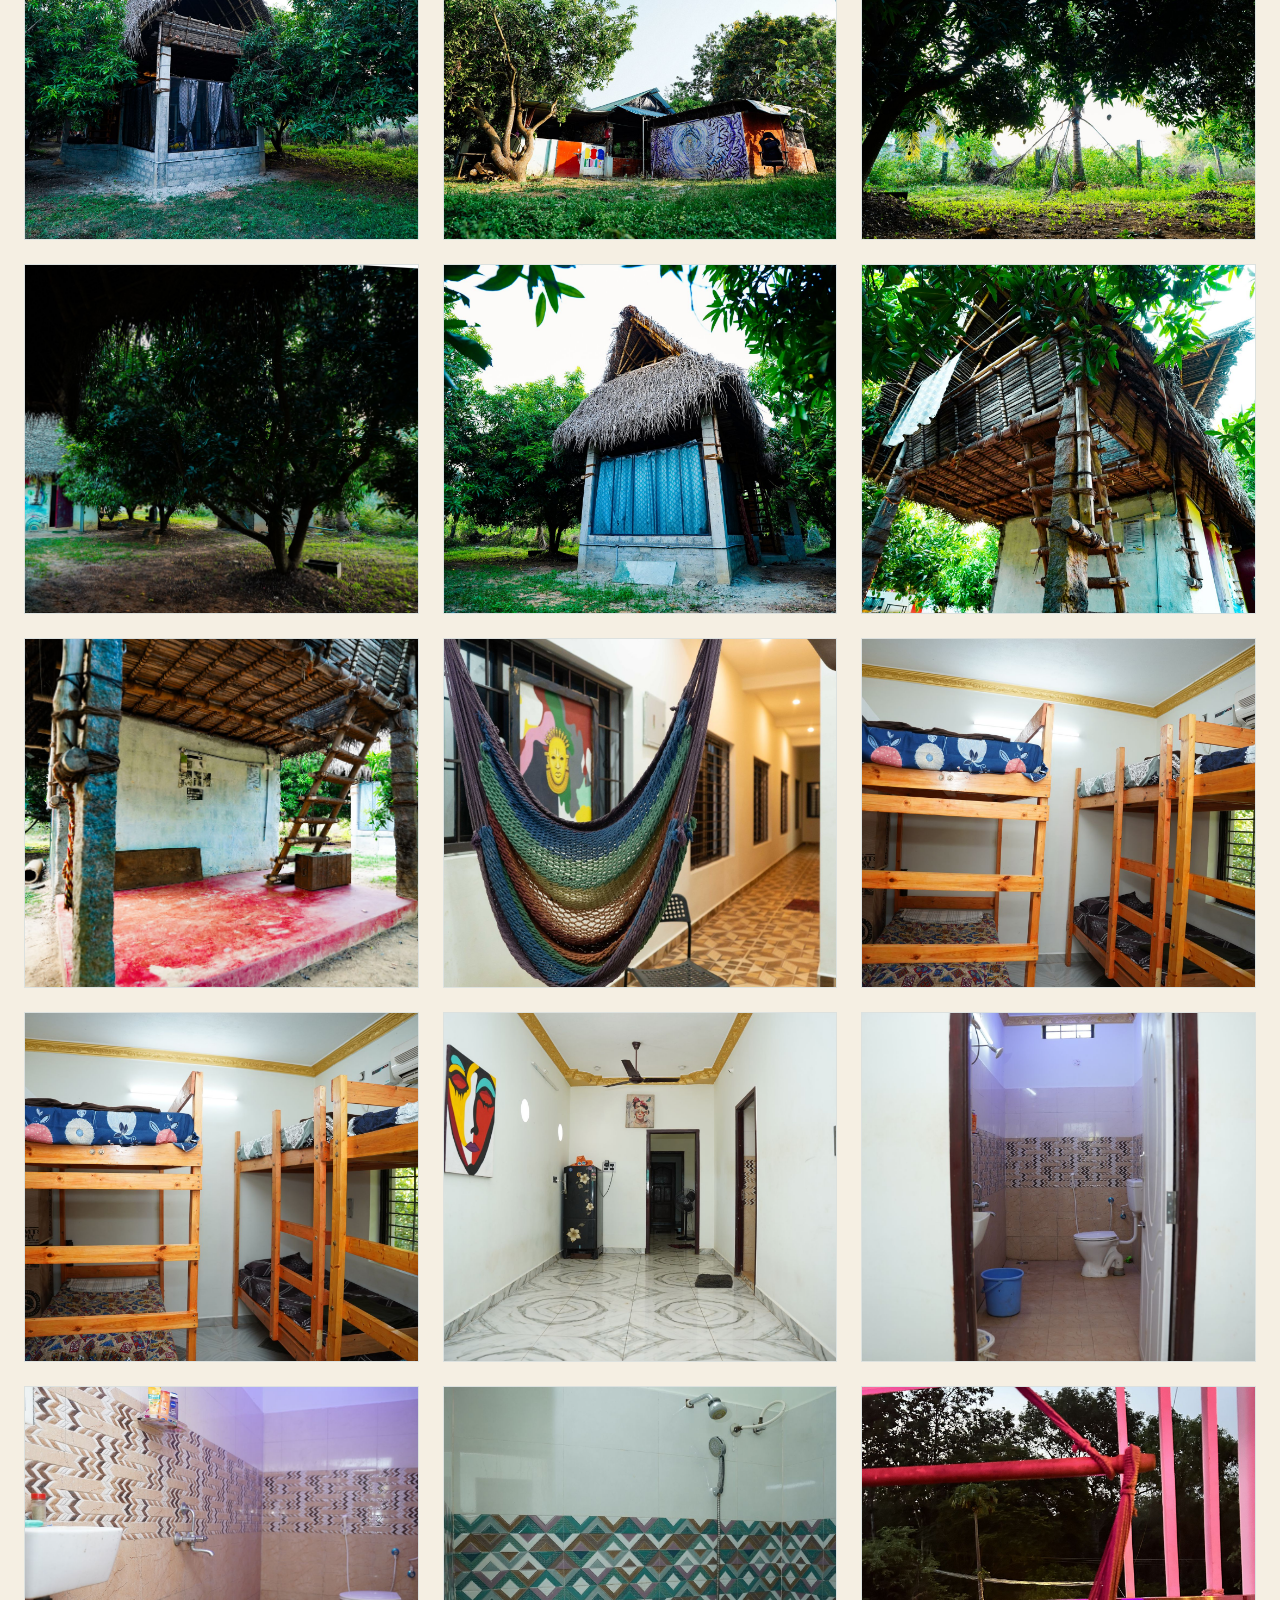
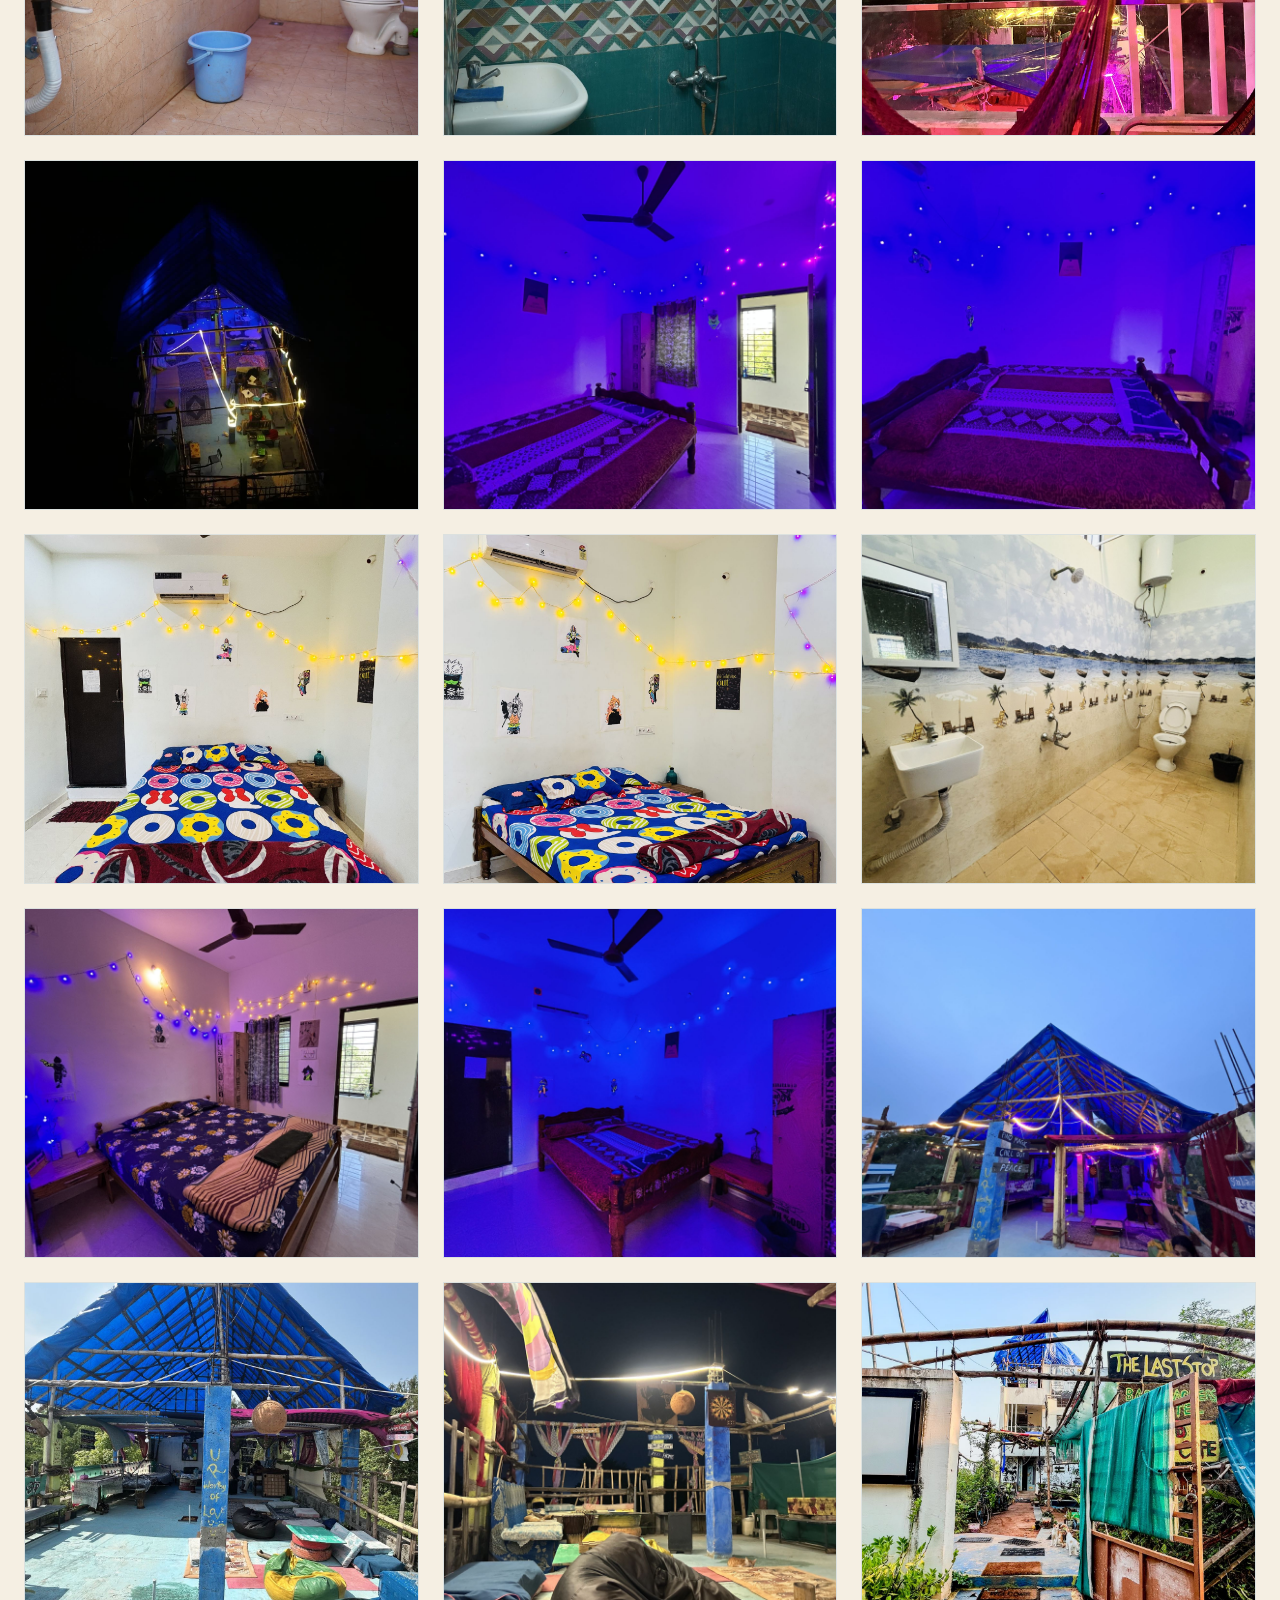
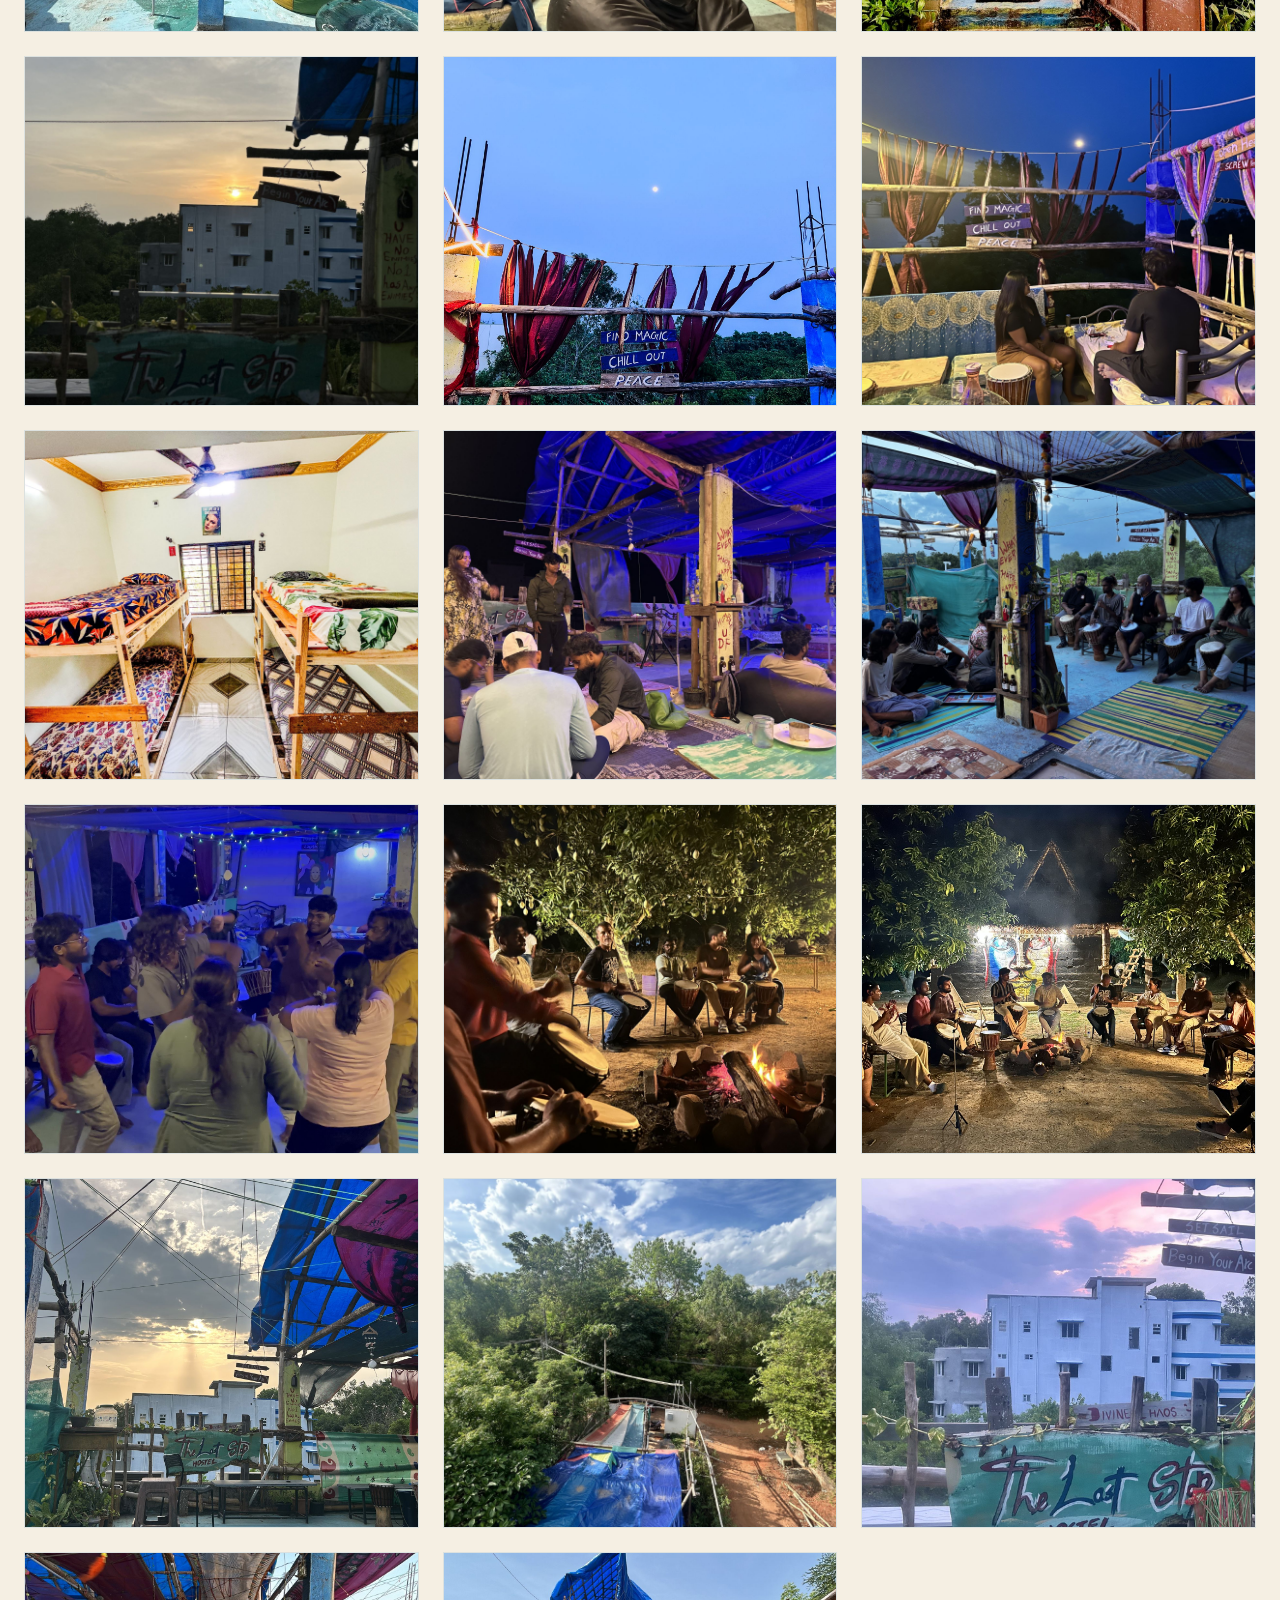
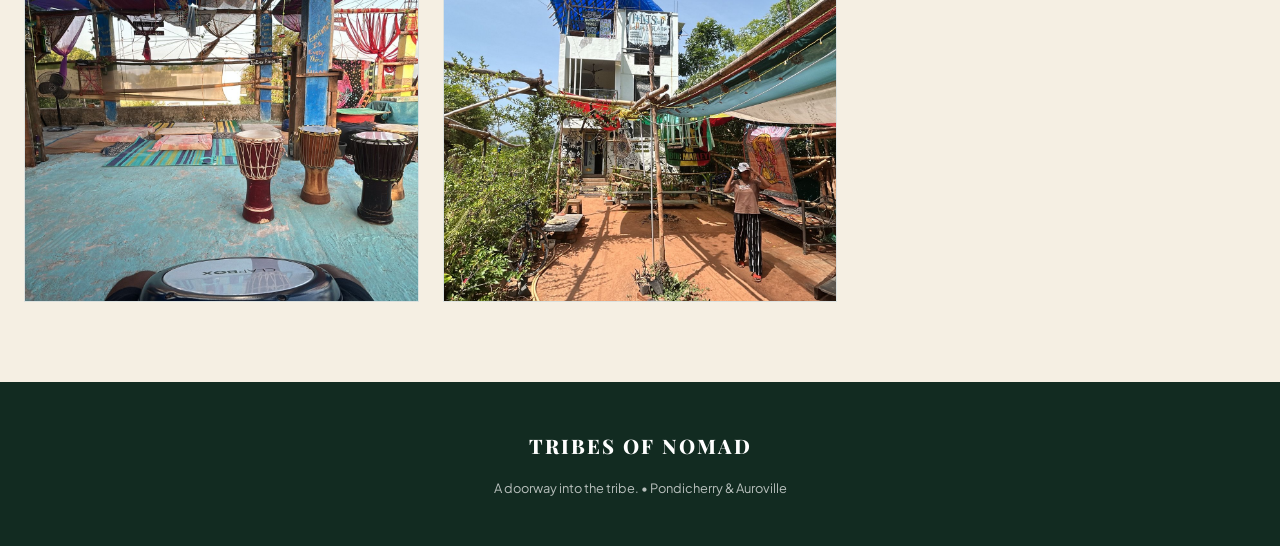
<file: gallery.html>
<!DOCTYPE html>
<html lang="en">
<head>
  <meta charset="UTF-8" />
  <meta name="viewport" content="width=device-width, initial-scale=1.0" />
  <meta name="description" content="Photos from The Last Stop, Uyir Together and Go Nomads gatherings: the Tribes of Nomad community in pictures." />
  <meta name="theme-color" content="#18382b" />
  <meta property="og:title" content="Tribes of Nomad" />
  <meta property="og:description" content="Photos from The Last Stop, Uyir Together and Go Nomads gatherings: the Tribes of Nomad community in pictures." />
  <meta property="og:type" content="website" />
  <title>Our Gallery | Tribes of Nomad</title>
  
  <link rel="preconnect" href="https://fonts.googleapis.com" />
  <link rel="preconnect" href="https://fonts.gstatic.com" crossorigin />
  <link href="https://fonts.googleapis.com/css2?family=Playfair+Display:ital,wght@0,600;0,800;1,400&family=Plus+Jakarta+Sans:wght@400;500;600;700&family=Reenie+Beanie&display=swap" rel="stylesheet" />

  <style>
    /* ==========================================================================
       BASE VARIABLES & RESETS
       ========================================================================== */
    :root {
      --forest: #18382B;
      --forest-dark: #122B21;
      --cream: #F5EFE3;
      --terracotta: #C95D32;
      --sun: #E8A62A;
      --charcoal: #22221F;
      --white: #FFFFFF;
      --font-heading: 'Playfair Display', serif;
      --font-body: 'Plus Jakarta Sans', sans-serif;
      --font-hand: 'Reenie Beanie', cursive;
    }

    * { box-sizing: border-box; margin: 0; padding: 0; }
    html { scroll-behavior: smooth; }
    body { background-color: var(--cream); color: var(--charcoal); font-family: var(--font-body); line-height: 1.6; overflow-x: hidden; }
    a { text-decoration: none; color: inherit; }
    img { max-width: 100%; display: block; object-fit: cover; }
    
    .container { max-width: 1300px; margin: 0 auto; padding: 0 24px; }
    .border-b { border-bottom: 1px solid rgba(24, 56, 43, 0.15); }
    
    /* Typography */
    .eyebrow { font-size: 0.7rem; font-weight: 700; text-transform: uppercase; letter-spacing: 0.2em; }
    .eyebrow-terracotta { color: var(--terracotta); }
    .display-title { font-family: var(--font-heading); font-size: clamp(2rem, 5vw, 3.5rem); line-height: 1.18; font-weight: 700; color: var(--forest); }

    /* ==========================================================================
       RESPONSIVE HEADER & DROPDOWN MENU
       ========================================================================== */
    header { position: sticky; top: 0; z-index: 100; background-color: rgba(245, 239, 227, 0.98); backdrop-filter: blur(8px); }
    
    .header-container { 
      display: flex !important; 
      flex-direction: row !important; 
      align-items: center !important; 
      justify-content: space-between !important; 
      position: relative; 
      width: 100%; 
      padding: 16px 24px !important; 
      flex-wrap: nowrap !important;
    }
    
    .header-actions { 
      display: flex !important; 
      flex-direction: row !important; 
      align-items: center !important; 
      gap: 12px !important; 
    }

    .logo { 
      font-family: var(--font-heading); 
      font-size: 1.25rem; 
      font-weight: 800; 
      letter-spacing: 0.1em; 
      color: var(--forest); 
      margin: 0 !important;
      white-space: nowrap !important;
    }

    .hamburger { 
      display: none; 
      background: transparent; 
      border: none; 
      cursor: pointer; 
      flex-direction: column; 
      gap: 5px; 
      padding: 4px; 
      z-index: 101; 
    }
    
    .hamburger span { 
      display: block; 
      width: 24px; 
      height: 2px; 
      background-color: var(--forest, #18382B); 
      transition: 0.3s ease; 
      border-radius: 2px; 
    }

    /* Desktop Navigation */
    .nav-menu { 
      display: flex; 
      gap: 24px; 
      list-style: none; 
      margin: 0; 
      padding: 0; 
      align-items: center; 
    }
    .nav-menu a { font-size: 0.75rem; font-weight: 600; text-transform: uppercase; letter-spacing: 0.14em; color: var(--forest); transition: color 0.2s; white-space: nowrap;}
    .nav-menu a:hover { color: var(--terracotta); }

    /* Mobile/Tablet Breakpoints */
    @media (max-width: 991px) {
      .hamburger { display: flex !important; }
      
      .nav-menu { 
        display: none !important; 
        flex-direction: column; 
        width: 200px; 
        position: absolute;
        top: 100%;
        right: 0; 
        left: auto;
        background-color: rgba(245, 239, 227, 0.98); 
        backdrop-filter: blur(8px);
        padding: 16px 24px; 
        border: 1px solid rgba(24, 56, 43, 0.15); 
        border-radius: 4px; 
        box-shadow: 0 8px 20px rgba(0,0,0,0.1);
        gap: 16px; 
        align-items: flex-end; 
        text-align: right;
        z-index: 100;
      }
      
      .nav-menu.show { display: flex !important; }
      .nav-menu a { font-size: 0.85rem; width: 100%; display: block; }
    }

    @media (max-width: 480px) {
      .logo { font-size: 1.1rem !important; }
      .header-actions .btn-sun { font-size: 0.65rem !important; padding: 0 12px !important; min-height: 36px !important; }
    }

    /* ==========================================================================
       BUTTONS
       ========================================================================== */
    .btn { display: inline-flex; align-items: center; justify-content: center; min-height: 48px; padding: 0 28px; font-size: 0.74rem; font-weight: 700; text-transform: uppercase; letter-spacing: 0.16em; cursor: pointer; border: none; transition: transform 0.2s, background-color 0.2s; text-align: center; }
    .btn:hover { transform: translateY(-1px); }
    .btn-sun { background-color: var(--sun); color: var(--charcoal); }

    /* ==========================================================================
       GALLERY STYLES
       ========================================================================== */
    .page-hero { padding: 60px 24px 40px; text-align: center; }
    
    .gallery-grid {
      display: grid;
      grid-template-columns: repeat(auto-fill, minmax(300px, 1fr));
      gap: 24px;
      padding: 0 24px 80px;
      max-width: 1300px;
      margin: 0 auto;
    }

    .gallery-item {
      position: relative;
      height: 350px;
      overflow: hidden;
      border: 1px solid rgba(24, 56, 43, 0.15);
      background: var(--white);
    }

    .gallery-item img {
      width: 100%;
      height: 100%;
      object-fit: cover;
      transition: transform 0.4s ease;
    }

    .gallery-item:hover img {
      transform: scale(1.05);
    }

    .gallery-overlay {
      position: absolute;
      bottom: 0;
      left: 0;
      right: 0;
      background: linear-gradient(to top, rgba(18, 43, 33, 0.85) 0%, rgba(18, 43, 33, 0) 100%);
      padding: 30px 20px 20px;
      color: var(--white);
      opacity: 0;
      transition: opacity 0.3s ease;
      display: flex;
      flex-direction: column;
      justify-content: flex-end;
    }

    .gallery-item:hover .gallery-overlay {
      opacity: 1;
    }

    .image-title {
      font-family: var(--font-heading);
      font-size: 1.25rem;
      margin-bottom: 4px;
    }

    .image-category {
      font-size: 0.65rem;
      font-weight: 700;
      text-transform: uppercase;
      letter-spacing: 0.15em;
      color: var(--sun);
    }

    @media (max-width: 768px) {
      .gallery-grid {
        grid-template-columns: repeat(auto-fill, minmax(250px, 1fr));
        gap: 16px;
      }
      .gallery-item { height: 280px; }
      
      /* Make overlay always slightly visible on mobile since there is no hover */
      .gallery-overlay { opacity: 1; background: linear-gradient(to top, rgba(18, 43, 33, 0.7) 0%, rgba(18, 43, 33, 0) 100%); padding: 20px 16px 16px; }
      .image-title { font-size: 1.1rem; }
    }
  </style>
</head>
<body>

  <header class="border-b">
    <div class="container header-container">
      <a href="index.html" class="logo">TRIBES OF NOMAD</a>
      
      <nav aria-label="Primary navigation">
        <ul class="nav-menu" id="navMenu">
          <li><a href="index.html">Home</a></li>
          <li><a href="index.html#stays">Stay</a></li>
          <li><a href="last-stop.html">The Last Stop</a></li>
          <li><a href="uyir-together.html">Uyir Together</a></li>
          <li><a href="go-nomads.html">Go Nomads</a></li>
          <li><a href="experiences.html">Experiences</a></li>
          <li><a href="yourpath.html">Your path</a></li>
          <li><a href="gallery.html">Gallery</a></li>
          <li><a href="contact.html">Contact</a></li>
        </ul>
      </nav>

      <div class="header-actions">
        <a href="contact.html" class="btn btn-sun" style="min-height: 40px; padding: 0 20px;">Join the Tribe</a>
        <button id="menuToggle" class="hamburger" aria-label="Toggle Navigation">
          <span></span>
          <span></span>
          <span></span>
        </button>
      </div>
    </div>
  </header>

  <main>
    <section class="page-hero border-b">
      <div class="container">
        <span class="eyebrow eyebrow-terracotta">Glimpses of the Tribe</span>
        <h1 class="display-title" style="margin-top: 12px; margin-bottom: 16px;">Moments Captured.</h1>
        <p style="color: rgba(34, 34, 31, 0.85); max-width: 600px; margin: 0 auto;">A collection of spaces, faces, and stories from the road. This is what it looks like to be part of the tribe.</p>
      </div>
    </section>

    <section class="gallery-grid" style="margin-top: 48px;">
      
      <div class="gallery-item">
        <img src="Asset2/DSC_0322-6.jpeg" alt="Gallery Image" loading="lazy" />
        <div class="gallery-overlay">
          <span class="image-category">Go Nomads</span>
          <h3 class="image-title">Gathering</h3>
        </div>
      </div>
      <div class="gallery-item">
        <img src="Asset2/DSC_0333-12.jpeg" alt="Gallery Image" loading="lazy" />
        <div class="gallery-overlay">
          <span class="image-category">The Last Stop</span>
          <h3 class="image-title">Hostel Life</h3>
        </div>
      </div>
      <div class="gallery-item">
        <img src="Asset2/DSC_2770.jpeg" alt="Gallery Image" loading="lazy" />
        <div class="gallery-overlay">
          <span class="image-category">Uyir Together</span>
          <h3 class="image-title">Morning Calm</h3>
        </div>
      </div>
      <div class="gallery-item">
        <img src="Asset2/DSC_2772.jpeg" alt="Gallery Image" loading="lazy" />
        <div class="gallery-overlay">
          <span class="image-category">Experiences</span>
          <h3 class="image-title">Tribe Stories</h3>
        </div>
      </div>
      <div class="gallery-item">
        <img src="Asset2/DSC_2773.jpeg" alt="Gallery Image" loading="lazy" />
        <div class="gallery-overlay">
          <span class="image-category">Go Nomads</span>
          <h3 class="image-title">Campfire Circle</h3>
        </div>
      </div>
      <div class="gallery-item">
        <img src="Asset2/DSC_2894.jpeg" alt="Gallery Image" loading="lazy" />
        <div class="gallery-overlay">
          <span class="image-category">The Last Stop</span>
          <h3 class="image-title">Rooftop Sunsets</h3>
        </div>
      </div>

      <div class="gallery-item">
        <img src="Asset2/DSC_2921.jpeg" alt="Gallery Image" loading="lazy" />
        <div class="gallery-overlay">
          <span class="image-category">Experiences</span>
          <h3 class="image-title">Local Trails</h3>
        </div>
      </div>
      <div class="gallery-item">
        <img src="Asset2/DSC_2926.jpeg" alt="Gallery Image" loading="lazy" />
        <div class="gallery-overlay">
          <span class="image-category">Uyir Together</span>
          <h3 class="image-title">Cafe Moments</h3>
        </div>
      </div>
      <div class="gallery-item">
        <img src="Asset2/DSC_2930.jpeg" alt="Gallery Image" loading="lazy" />
        <div class="gallery-overlay">
          <span class="image-category">Go Nomads</span>
          <h3 class="image-title">Music Nights</h3>
        </div>
      </div>
      <div class="gallery-item">
        <img src="Asset2/DSC_2933.jpeg" alt="Gallery Image" loading="lazy" />
        <div class="gallery-overlay">
          <span class="image-category">Gathering</span>
          <h3 class="image-title">Shared Travel</h3>
        </div>
      </div>
      <div class="gallery-item">
        <img src="Asset2/DSC_2946.jpeg" alt="Gallery Image" loading="lazy" />
        <div class="gallery-overlay">
          <span class="image-category">The Last Stop</span>
          <h3 class="image-title">Backpackers</h3>
        </div>
      </div>
      <div class="gallery-item">
        <img src="Asset2/DSC_2955.jpeg" alt="Gallery Image" loading="lazy" />
        <div class="gallery-overlay">
          <span class="image-category">Uyir Together</span>
          <h3 class="image-title">Slow Mornings</h3>
        </div>
      </div>

      <div class="gallery-item">
        <img src="Asset2/DSC_2975.jpeg" alt="Gallery Image" loading="lazy" />
        <div class="gallery-overlay"><span class="image-category">Experiences</span><h3 class="image-title">Tribe Stories</h3></div>
      </div>
      <div class="gallery-item">
        <img src="Asset2/DSC_2990.jpeg" alt="Gallery Image" loading="lazy" />
        <div class="gallery-overlay"><span class="image-category">Go Nomads</span><h3 class="image-title">Campfire Circle</h3></div>
      </div>
      <div class="gallery-item">
        <img src="Asset2/DSC_3012.jpeg" alt="Gallery Image" loading="lazy" />
        <div class="gallery-overlay"><span class="image-category">Gathering</span><h3 class="image-title">Community</h3></div>
      </div>
      <div class="gallery-item">
        <img src="Asset2/DSC_3060.jpeg" alt="Gallery Image" loading="lazy" />
        <div class="gallery-overlay"><span class="image-category">The Last Stop</span><h3 class="image-title">Hostel Life</h3></div>
      </div>
      <div class="gallery-item">
        <img src="Asset2/DSC_3062.jpeg" alt="Gallery Image" loading="lazy" />
        <div class="gallery-overlay"><span class="image-category">Experiences</span><h3 class="image-title">Exploration</h3></div>
      </div>
      <div class="gallery-item">
        <img src="Asset2/DSC_3063.jpeg" alt="Gallery Image" loading="lazy" />
        <div class="gallery-overlay"><span class="image-category">Uyir Together</span><h3 class="image-title">Green Spaces</h3></div>
      </div>

      <div class="gallery-item">
        <img src="Asset2/DSC_3064.jpeg" alt="Gallery Image" loading="lazy" />
        <div class="gallery-overlay"><span class="image-category">Gathering</span><h3 class="image-title">Tribe Meets</h3></div>
      </div>
      <div class="gallery-item">
        <img src="Asset2/DSC_3067.jpeg" alt="Gallery Image" loading="lazy" />
        <div class="gallery-overlay"><span class="image-category">Go Nomads</span><h3 class="image-title">Live Music</h3></div>
      </div>
      <div class="gallery-item">
        <img src="Asset2/DSC_3071.jpeg" alt="Gallery Image" loading="lazy" />
        <div class="gallery-overlay"><span class="image-category">The Last Stop</span><h3 class="image-title">Social Nights</h3></div>
      </div>
      <div class="gallery-item">
        <img src="Asset2/DSC_3081.jpeg" alt="Gallery Image" loading="lazy" />
        <div class="gallery-overlay"><span class="image-category">Experiences</span><h3 class="image-title">Workshops</h3></div>
      </div>
      <div class="gallery-item">
        <img src="Asset2/DSC_3085.jpeg" alt="Gallery Image" loading="lazy" />
        <div class="gallery-overlay"><span class="image-category">Uyir Together</span><h3 class="image-title">Conversations</h3></div>
      </div>
      <div class="gallery-item">
        <img src="Asset2/DSC_3088.jpeg" alt="Gallery Image" loading="lazy" />
        <div class="gallery-overlay"><span class="image-category">Gathering</span><h3 class="image-title">Shared Meals</h3></div>
      </div>

      <div class="gallery-item">
        <img src="Asset2/DSC_3090.jpeg" alt="Gallery Image" loading="lazy" />
        <div class="gallery-overlay"><span class="image-category">Go Nomads</span><h3 class="image-title">Drum Circles</h3></div>
      </div>
      <div class="gallery-item">
        <img src="Asset2/DSC_3092.jpeg" alt="Gallery Image" loading="lazy" />
        <div class="gallery-overlay"><span class="image-category">Experiences</span><h3 class="image-title">Morning Trails</h3></div>
      </div>
      <div class="gallery-item">
        <img src="Asset2/DSC_3094.jpeg" alt="Gallery Image" loading="lazy" />
        <div class="gallery-overlay"><span class="image-category">The Last Stop</span><h3 class="image-title">Backpackers</h3></div>
      </div>
      <div class="gallery-item">
        <img src="Asset2/DSC_3095.jpeg" alt="Gallery Image" loading="lazy" />
        <div class="gallery-overlay"><span class="image-category">Uyir Together</span><h3 class="image-title">Cafe Moments</h3></div>
      </div>
      <div class="gallery-item">
        <img src="Asset2/DSC_3096.jpeg" alt="Gallery Image" loading="lazy" />
        <div class="gallery-overlay"><span class="image-category">Gathering</span><h3 class="image-title">Tribe Stories</h3></div>
      </div>
      <div class="gallery-item">
        <img src="Asset2/DSC_3098.jpeg" alt="Gallery Image" loading="lazy" />
        <div class="gallery-overlay"><span class="image-category">Go Nomads</span><h3 class="image-title">Campfire Circle</h3></div>
      </div>

      <div class="gallery-item">
        <img src="Asset2/DSC_3099.jpeg" alt="Gallery Image" loading="lazy" />
        <div class="gallery-overlay"><span class="image-category">The Last Stop</span><h3 class="image-title">Rooftop Life</h3></div>
      </div>
      <div class="gallery-item">
        <img src="Asset2/DSC_3104.jpeg" alt="Gallery Image" loading="lazy" />
        <div class="gallery-overlay"><span class="image-category">Experiences</span><h3 class="image-title">Exploration</h3></div>
      </div>
      <div class="gallery-item">
        <img src="Asset2/DSC_3107.jpeg" alt="Gallery Image" loading="lazy" />
        <div class="gallery-overlay"><span class="image-category">Uyir Together</span><h3 class="image-title">Quiet Corners</h3></div>
      </div>
      <div class="gallery-item">
        <img src="Asset2/DSC_3109.jpeg" alt="Gallery Image" loading="lazy" />
        <div class="gallery-overlay"><span class="image-category">Gathering</span><h3 class="image-title">Community</h3></div>
      </div>
      <div class="gallery-item">
        <img src="Asset2/DSC_3110.jpeg" alt="Gallery Image" loading="lazy" />
        <div class="gallery-overlay"><span class="image-category">Go Nomads</span><h3 class="image-title">Acoustic Nights</h3></div>
      </div>
      <div class="gallery-item">
        <img src="Asset2/DSC_3114.jpeg" alt="Gallery Image" loading="lazy" />
        <div class="gallery-overlay"><span class="image-category">The Last Stop</span><h3 class="image-title">Hostel Stay</h3></div>
      </div>

      <div class="gallery-item">
        <img src="Asset2/DSC_3115.jpeg" alt="Gallery Image" loading="lazy" />
        <div class="gallery-overlay"><span class="image-category">Uyir Together</span><h3 class="image-title">Green Spaces</h3></div>
      </div>
      <div class="gallery-item">
        <img src="Asset2/DSC_3116.jpeg" alt="Gallery Image" loading="lazy" />
        <div class="gallery-overlay"><span class="image-category">Experiences</span><h3 class="image-title">Local Trails</h3></div>
      </div>
      <div class="gallery-item">
        <img src="Asset2/DSC_3119.jpeg" alt="Gallery Image" loading="lazy" />
        <div class="gallery-overlay"><span class="image-category">Go Nomads</span><h3 class="image-title">Gathering</h3></div>
      </div>
      <div class="gallery-item">
        <img src="Asset2/DSC_3122.jpeg" alt="Gallery Image" loading="lazy" />
        <div class="gallery-overlay"><span class="image-category">Gathering</span><h3 class="image-title">Shared Moments</h3></div>
      </div>
      <div class="gallery-item">
        <img src="Asset2/DSC_3125.jpeg" alt="Gallery Image" loading="lazy" />
        <div class="gallery-overlay"><span class="image-category">The Last Stop</span><h3 class="image-title">Social Connect</h3></div>
      </div>
      <div class="gallery-item">
        <img src="Asset2/DSC_3128.jpeg" alt="Gallery Image" loading="lazy" />
        <div class="gallery-overlay"><span class="image-category">Experiences</span><h3 class="image-title">Morning Vibes</h3></div>
      </div>

      <div class="gallery-item">
        <img src="Asset2/IMG_1224.jpeg" alt="Gallery Image" loading="lazy" />
        <div class="gallery-overlay"><span class="image-category">Go Nomads</span><h3 class="image-title">Tribe Stories</h3></div>
      </div>
      <div class="gallery-item">
        <img src="Asset2/IMG_2946.jpeg" alt="Gallery Image" loading="lazy" />
        <div class="gallery-overlay"><span class="image-category">The Last Stop</span><h3 class="image-title">Hostel Life</h3></div>
      </div>
      <div class="gallery-item">
        <img src="Asset2/IMG_3274.jpeg" alt="Gallery Image" loading="lazy" />
        <div class="gallery-overlay"><span class="image-category">Uyir Together</span><h3 class="image-title">Cafe Time</h3></div>
      </div>
      <div class="gallery-item">
        <img src="Asset2/IMG_3578.jpeg" alt="Gallery Image" loading="lazy" />
        <div class="gallery-overlay"><span class="image-category">Gathering</span><h3 class="image-title">Connection</h3></div>
      </div>
      <div class="gallery-item">
        <img src="Asset2/IMG_3777.jpeg" alt="Gallery Image" loading="lazy" />
        <div class="gallery-overlay"><span class="image-category">Experiences</span><h3 class="image-title">Local Vibes</h3></div>
      </div>
      <div class="gallery-item">
        <img src="Asset2/IMG_3780.jpeg" alt="Gallery Image" loading="lazy" />
        <div class="gallery-overlay"><span class="image-category">Go Nomads</span><h3 class="image-title">Campfire Circle</h3></div>
      </div>

      <div class="gallery-item">
        <img src="Asset2/IMG_3976.jpeg" alt="Gallery Image" loading="lazy" />
        <div class="gallery-overlay"><span class="image-category">The Last Stop</span><h3 class="image-title">Rooftop Moments</h3></div>
      </div>
      <div class="gallery-item">
        <img src="Asset2/IMG_4053.jpeg" alt="Gallery Image" loading="lazy" />
        <div class="gallery-overlay"><span class="image-category">Uyir Together</span><h3 class="image-title">Slow Travel</h3></div>
      </div>
      <div class="gallery-item">
        <img src="Asset2/IMG_4290.jpeg" alt="Gallery Image" loading="lazy" />
        <div class="gallery-overlay"><span class="image-category">Gathering</span><h3 class="image-title">Tribe Meets</h3></div>
      </div>
      <div class="gallery-item">
        <img src="Asset2/IMG_4777.jpeg" alt="Gallery Image" loading="lazy" />
        <div class="gallery-overlay"><span class="image-category">Experiences</span><h3 class="image-title">Community</h3></div>
      </div>
      <div class="gallery-item">
        <img src="Asset2/IMG_5096.jpeg" alt="Gallery Image" loading="lazy" />
        <div class="gallery-overlay"><span class="image-category">Go Nomads</span><h3 class="image-title">Music & Art</h3></div>
      </div>
      <div class="gallery-item">
        <img src="Asset2/IMG_9449.jpeg" alt="Gallery Image" loading="lazy" />
        <div class="gallery-overlay"><span class="image-category">The Last Stop</span><h3 class="image-title">Social Stay</h3></div>
      </div>

      <div class="gallery-item">
        <img src="Asset2/IMG_9515.jpeg" alt="Gallery Image" loading="lazy" />
        <div class="gallery-overlay"><span class="image-category">Uyir Together</span><h3 class="image-title">Morning Calm</h3></div>
      </div>
      <div class="gallery-item">
        <img src="Asset2/IMG_9893.jpeg" alt="Gallery Image" loading="lazy" />
        <div class="gallery-overlay"><span class="image-category">Gathering</span><h3 class="image-title">Travel Buddies</h3></div>
      </div>

      <div class="gallery-item">
        <img src="Lstp%20Assets/Drums%20circle.jpeg" alt="Gallery Image" loading="lazy" />
        <div class="gallery-overlay"><span class="image-category">Go Nomads</span><h3 class="image-title">Drum Circles</h3></div>
      </div>
      <div class="gallery-item">
        <img src="Lstp%20Assets/IMG_0402.jpeg" alt="Gallery Image" loading="lazy" />
        <div class="gallery-overlay"><span class="image-category">Uyir Together</span><h3 class="image-title">Morning Calm</h3></div>
      </div>
      <div class="gallery-item">
        <img src="Lstp%20Assets/IMG_0403.jpeg" alt="Gallery Image" loading="lazy" />
        <div class="gallery-overlay"><span class="image-category">Experiences</span><h3 class="image-title">Local Trails</h3></div>
      </div>
      <div class="gallery-item">
        <img src="Lstp%20Assets/IMG_0404.jpeg" alt="Gallery Image" loading="lazy" />
        <div class="gallery-overlay"><span class="image-category">The Last Stop</span><h3 class="image-title">Hostel Life</h3></div>
      </div>
      <div class="gallery-item">
        <img src="Lstp%20Assets/IMG_0405.jpeg" alt="Gallery Image" loading="lazy" />
        <div class="gallery-overlay"><span class="image-category">Gathering</span><h3 class="image-title">Shared Travel</h3></div>
      </div>
      <div class="gallery-item">
        <img src="Lstp%20Assets/IMG_0406.jpeg" alt="Gallery Image" loading="lazy" />
        <div class="gallery-overlay"><span class="image-category">Uyir Together</span><h3 class="image-title">Green Spaces</h3></div>
      </div>
      <div class="gallery-item">
        <img src="Lstp%20Assets/IMG_0407.jpeg" alt="Gallery Image" loading="lazy" />
        <div class="gallery-overlay"><span class="image-category">Experiences</span><h3 class="image-title">Tribe Stories</h3></div>
      </div>
      <div class="gallery-item">
        <img src="Lstp%20Assets/IMG_0408.jpeg" alt="Gallery Image" loading="lazy" />
        <div class="gallery-overlay"><span class="image-category">Go Nomads</span><h3 class="image-title">Campfire Circle</h3></div>
      </div>
      <div class="gallery-item">
        <img src="Lstp%20Assets/IMG_0409.jpeg" alt="Gallery Image" loading="lazy" />
        <div class="gallery-overlay"><span class="image-category">The Last Stop</span><h3 class="image-title">Rooftop Sunsets</h3></div>
      </div>
      <div class="gallery-item">
        <img src="Lstp%20Assets/IMG_0410.jpeg" alt="Gallery Image" loading="lazy" />
        <div class="gallery-overlay"><span class="image-category">Gathering</span><h3 class="image-title">Community</h3></div>
      </div>
      <div class="gallery-item">
        <img src="Lstp%20Assets/IMG_0411.jpeg" alt="Gallery Image" loading="lazy" />
        <div class="gallery-overlay"><span class="image-category">Uyir Together</span><h3 class="image-title">Cafe Moments</h3></div>
      </div>
      <div class="gallery-item">
        <img src="Lstp%20Assets/IMG_0650.jpeg" alt="Gallery Image" loading="lazy" />
        <div class="gallery-overlay"><span class="image-category">Experiences</span><h3 class="image-title">Exploration</h3></div>
      </div>
      
      <div class="gallery-item">
        <img src="Lstp%20Assets/IMG_0870.jpeg" alt="Gallery Image" loading="lazy" />
        <div class="gallery-overlay"><span class="image-category">Go Nomads</span><h3 class="image-title">Music Nights</h3></div>
      </div>
      <div class="gallery-item">
        <img src="Lstp%20Assets/IMG_0871.jpeg" alt="Gallery Image" loading="lazy" />
        <div class="gallery-overlay"><span class="image-category">The Last Stop</span><h3 class="image-title">Backpackers</h3></div>
      </div>
      <div class="gallery-item">
        <img src="Lstp%20Assets/IMG_0948.jpeg" alt="Gallery Image" loading="lazy" />
        <div class="gallery-overlay"><span class="image-category">Gathering</span><h3 class="image-title">Tribe Meets</h3></div>
      </div>
      <div class="gallery-item">
        <img src="Lstp%20Assets/IMG_0954.jpeg" alt="Gallery Image" loading="lazy" />
        <div class="gallery-overlay"><span class="image-category">Uyir Together</span><h3 class="image-title">Slow Mornings</h3></div>
      </div>
      <div class="gallery-item">
        <img src="Lstp%20Assets/IMG_0958.jpeg" alt="Gallery Image" loading="lazy" />
        <div class="gallery-overlay"><span class="image-category">Experiences</span><h3 class="image-title">Workshops</h3></div>
      </div>
      <div class="gallery-item">
        <img src="Lstp%20Assets/IMG_0960.jpeg" alt="Gallery Image" loading="lazy" />
        <div class="gallery-overlay"><span class="image-category">Go Nomads</span><h3 class="image-title">Live Music</h3></div>
      </div>
      
      <div class="gallery-item">
        <img src="Lstp%20Assets/IMG_3761.jpeg" alt="Gallery Image" loading="lazy" />
        <div class="gallery-overlay"><span class="image-category">The Last Stop</span><h3 class="image-title">Social Nights</h3></div>
      </div>
      <div class="gallery-item">
        <img src="Lstp%20Assets/IMG_3793.jpeg" alt="Gallery Image" loading="lazy" />
        <div class="gallery-overlay"><span class="image-category">Gathering</span><h3 class="image-title">Shared Meals</h3></div>
      </div>
      <div class="gallery-item">
        <img src="Lstp%20Assets/IMG_3868.jpeg" alt="Gallery Image" loading="lazy" />
        <div class="gallery-overlay"><span class="image-category">Uyir Together</span><h3 class="image-title">Conversations</h3></div>
      </div>
      <div class="gallery-item">
        <img src="Lstp%20Assets/IMG_3869.jpeg" alt="Gallery Image" loading="lazy" />
        <div class="gallery-overlay"><span class="image-category">Experiences</span><h3 class="image-title">Morning Trails</h3></div>
      </div>
      <div class="gallery-item">
        <img src="Lstp%20Assets/IMG_3877.jpeg" alt="Gallery Image" loading="lazy" />
        <div class="gallery-overlay"><span class="image-category">Go Nomads</span><h3 class="image-title">Drum Circles</h3></div>
      </div>
      <div class="gallery-item">
        <img src="Lstp%20Assets/IMG_3878.jpeg" alt="Gallery Image" loading="lazy" />
        <div class="gallery-overlay"><span class="image-category">The Last Stop</span><h3 class="image-title">Rooftop Life</h3></div>
      </div>

      <div class="gallery-item">
        <img src="Lstp%20Assets/IMG_3889.jpeg" alt="Gallery Image" loading="lazy" />
        <div class="gallery-overlay"><span class="image-category">Gathering</span><h3 class="image-title">Tribe Stories</h3></div>
      </div>
      <div class="gallery-item">
        <img src="Lstp%20Assets/IMG_3894.jpeg" alt="Gallery Image" loading="lazy" />
        <div class="gallery-overlay"><span class="image-category">Uyir Together</span><h3 class="image-title">Quiet Corners</h3></div>
      </div>
      <div class="gallery-item">
        <img src="Lstp%20Assets/IMG_3896.jpeg" alt="Gallery Image" loading="lazy" />
        <div class="gallery-overlay"><span class="image-category">Experiences</span><h3 class="image-title">Exploration</h3></div>
      </div>
      <div class="gallery-item">
        <img src="Lstp%20Assets/IMG_4024.jpeg" alt="Gallery Image" loading="lazy" />
        <div class="gallery-overlay"><span class="image-category">Go Nomads</span><h3 class="image-title">Acoustic Nights</h3></div>
      </div>
      <div class="gallery-item">
        <img src="Lstp%20Assets/IMG_4484.jpeg" alt="Gallery Image" loading="lazy" />
        <div class="gallery-overlay"><span class="image-category">Experiences</span><h3 class="image-title">Local Trails</h3></div>
      </div>
      <div class="gallery-item">
        <img src="Lstp%20Assets/IMG_4523.jpeg" alt="Gallery Image" loading="lazy" />
        <div class="gallery-overlay"><span class="image-category">Go Nomads</span><h3 class="image-title">Gathering</h3></div>
      </div>
      <div class="gallery-item">
        <img src="Lstp%20Assets/IMG_4528.jpeg" alt="Gallery Image" loading="lazy" />
        <div class="gallery-overlay"><span class="image-category">Gathering</span><h3 class="image-title">Shared Moments</h3></div>
      </div>
      <div class="gallery-item">
        <img src="Lstp%20Assets/IMG_4546.jpeg" alt="Gallery Image" loading="lazy" />
        <div class="gallery-overlay"><span class="image-category">Experiences</span><h3 class="image-title">Morning Vibes</h3></div>
      </div>
      <div class="gallery-item">
        <img src="Lstp%20Assets/IMG_4564.jpeg" alt="Gallery Image" loading="lazy" />
        <div class="gallery-overlay"><span class="image-category">Go Nomads</span><h3 class="image-title">Tribe Stories</h3></div>
      </div>
      <div class="gallery-item">
        <img src="Lstp%20Assets/IMG_4574.jpeg" alt="Gallery Image" loading="lazy" />
        <div class="gallery-overlay"><span class="image-category">The Last Stop</span><h3 class="image-title">Hostel Life</h3></div>
      </div>
      <div class="gallery-item">
        <img src="Lstp%20Assets/IMG_4639.jpeg" alt="Gallery Image" loading="lazy" />
        <div class="gallery-overlay"><span class="image-category">Gathering</span><h3 class="image-title">Connection</h3></div>
      </div>
      <div class="gallery-item">
        <img src="Lstp%20Assets/IMG_4685.jpeg" alt="Gallery Image" loading="lazy" />
        <div class="gallery-overlay"><span class="image-category">Uyir Together</span><h3 class="image-title">Slow Travel</h3></div>
      </div>
      <div class="gallery-item">
        <img src="Lstp%20Assets/IMG_4829.jpeg" alt="Gallery Image" loading="lazy" />
        <div class="gallery-overlay"><span class="image-category">Go Nomads</span><h3 class="image-title">Campfire Circle</h3></div>
      </div>
      <div class="gallery-item">
        <img src="Lstp%20Assets/IMG_4835.jpeg" alt="Gallery Image" loading="lazy" />
        <div class="gallery-overlay"><span class="image-category">The Last Stop</span><h3 class="image-title">Rooftop Moments</h3></div>
      </div>
      <div class="gallery-item">
        <img src="Lstp%20Assets/IMG_4933.jpeg" alt="Gallery Image" loading="lazy" />
        <div class="gallery-overlay"><span class="image-category">Uyir Together</span><h3 class="image-title">Morning Calm</h3></div>
      </div>
      <div class="gallery-item">
        <img src="Lstp%20Assets/IMG_4941.jpeg" alt="Gallery Image" loading="lazy" />
        <div class="gallery-overlay"><span class="image-category">Experiences</span><h3 class="image-title">Community</h3></div>
      </div>
      <div class="gallery-item">
        <img src="Lstp%20Assets/IMG_4961.jpeg" alt="Gallery Image" loading="lazy" />
        <div class="gallery-overlay"><span class="image-category">Go Nomads</span><h3 class="image-title">Music & Art</h3></div>
      </div>

      <div class="gallery-item">
        <img src="Lstp%20Assets/IMG_5021.jpeg" alt="Gallery Image" loading="lazy" />
        <div class="gallery-overlay"><span class="image-category">The Last Stop</span><h3 class="image-title">Social Stay</h3></div>
      </div>

      <div class="gallery-item">
        <img src="Lstp%20Assets/IMG_5152.jpeg" alt="Gallery Image" loading="lazy" />
        <div class="gallery-overlay"><span class="image-category">Uyir Together</span><h3 class="image-title">Green Spaces</h3></div>
      </div>
      <div class="gallery-item">
        <img src="Lstp%20Assets/IMG_5184.jpeg" alt="Gallery Image" loading="lazy" />
        <div class="gallery-overlay"><span class="image-category">Experiences</span><h3 class="image-title">Local Trails</h3></div>
      </div>
      <div class="gallery-item">
        <img src="Lstp%20Assets/IMG_5191.jpeg" alt="Gallery Image" loading="lazy" />
        <div class="gallery-overlay"><span class="image-category">Go Nomads</span><h3 class="image-title">Gathering</h3></div>
      </div>

    </section>
  </main>

  <footer style="background: var(--forest-dark); padding: 48px 24px; text-align: center; color: rgba(255,255,255,0.7); font-size: 0.8rem;">
    <div style="max-width: 900px; margin: 0 auto; display: flex; flex-direction: column; gap: 16px; align-items: center;">
      <span style="font-family: var(--font-heading); font-size: 1.25rem; font-weight: 800; color: var(--white); letter-spacing: 0.1em;">TRIBES OF NOMAD</span>
      <p>A doorway into the tribe. • Pondicherry & Auroville</p>
    </div>
  </footer>

  <script>
    document.addEventListener('DOMContentLoaded', function() {
      const menuToggle = document.getElementById('menuToggle');
      const navMenu = document.getElementById('navMenu');

      if (menuToggle && navMenu) {
        menuToggle.addEventListener('click', function() {
          navMenu.classList.toggle('show');
        });

        // Close the menu when a link is clicked
        const navLinks = navMenu.querySelectorAll('a');
        navLinks.forEach(link => {
          link.addEventListener('click', () => {
            navMenu.classList.remove('show');
          });
        });
      }
    });
  </script>
</body>
</html>
</file>
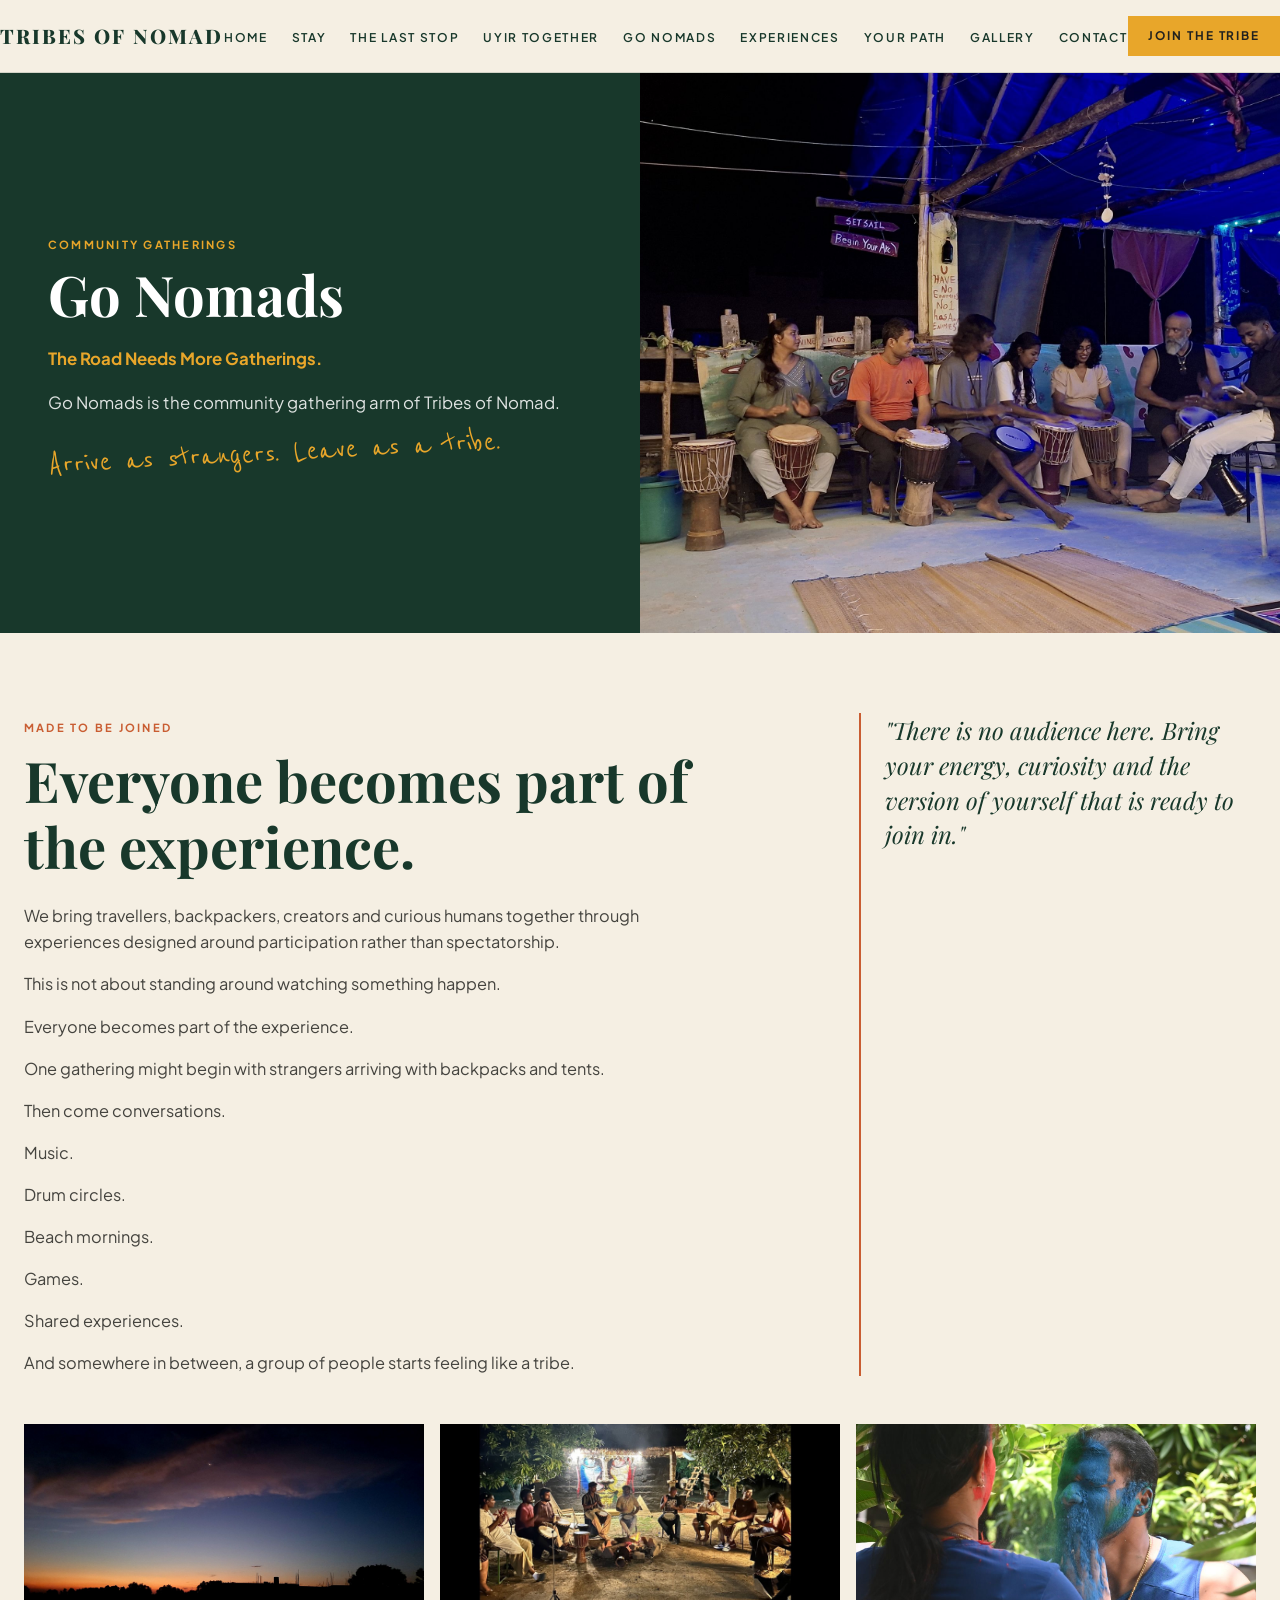
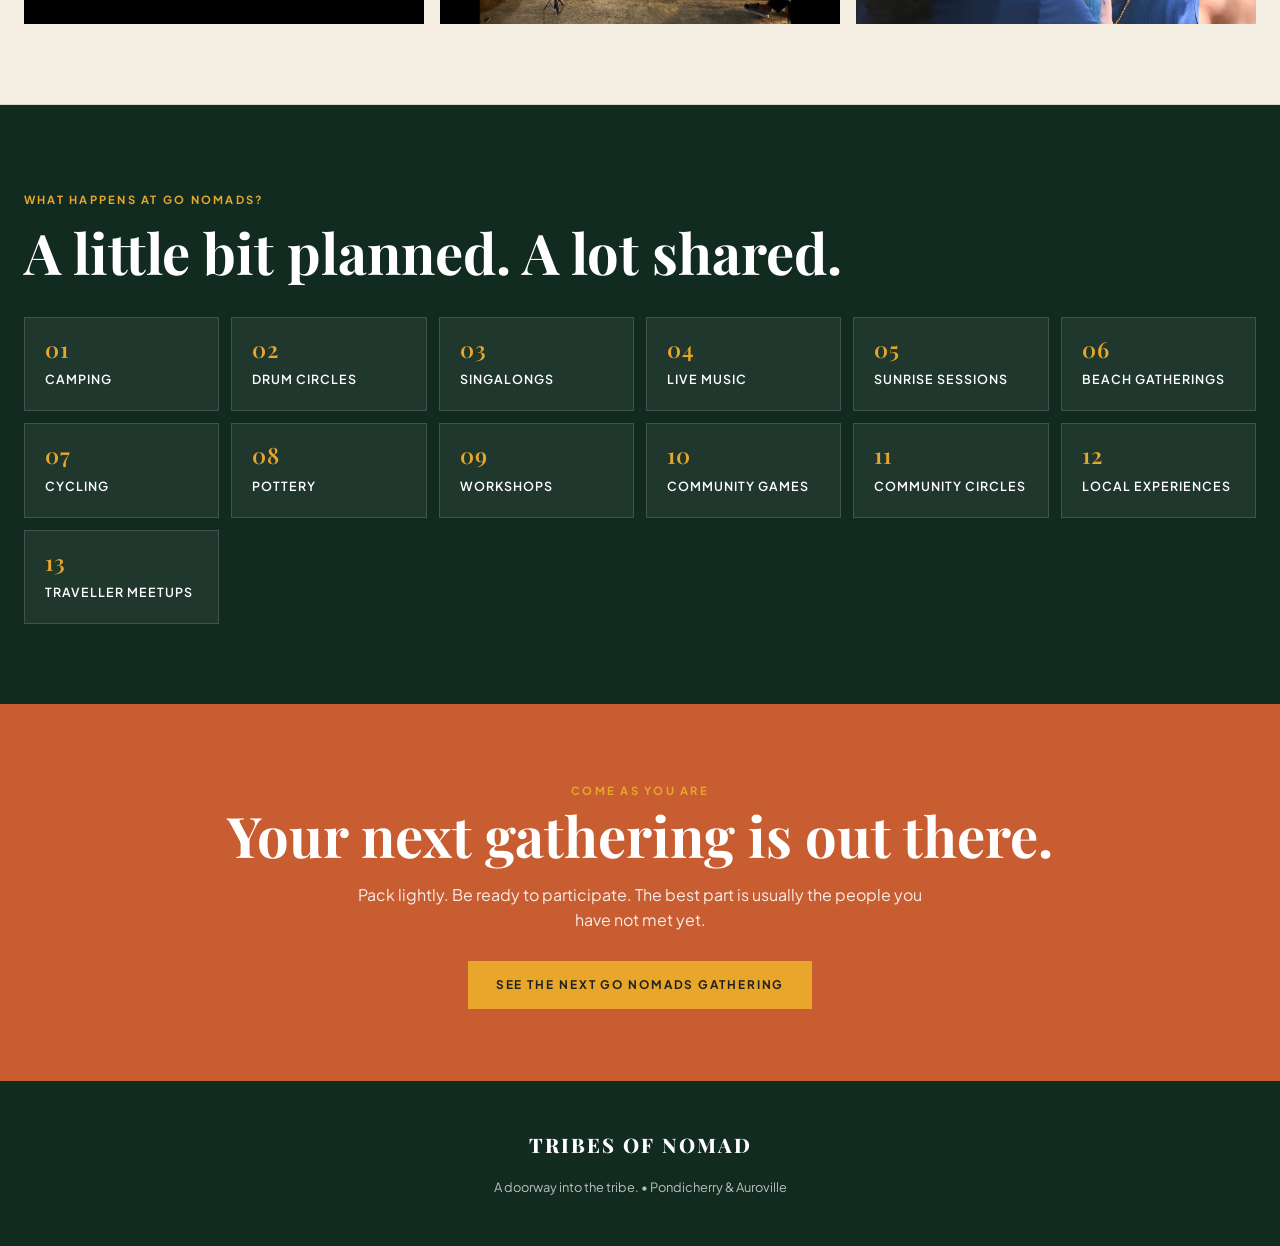
<file: go-nomads.html>
<!DOCTYPE html>
<html lang="en">
<head>
  <meta charset="UTF-8" />
  <meta name="viewport" content="width=device-width, initial-scale=1.0" />
  <meta name="description" content="Go Nomads: community gatherings, campfires and shared experiences for travellers around Pondicherry & Auroville." />
  <meta name="theme-color" content="#18382b" />
  <meta property="og:title" content="Tribes of Nomad" />
  <meta property="og:description" content="Go Nomads: community gatherings, campfires and shared experiences for travellers around Pondicherry & Auroville." />
  <meta property="og:type" content="website" />
  <title>Go Nomads Gatherings | Tribes of Nomad</title>
  <link rel="preconnect" href="https://fonts.googleapis.com" />
  <link rel="preconnect" href="https://fonts.gstatic.com" crossorigin />
  <link href="https://fonts.googleapis.com/css2?family=Playfair+Display:ital,wght@0,600;0,800;1,400&family=Plus+Jakarta+Sans:wght@400;500;600;700&family=Reenie+Beanie&display=swap" rel="stylesheet" />
  <link rel="stylesheet" href="styles.css" />

  <style>
    /* ==========================================================================
       RESPONSIVE HEADER & DROPDOWN MENU UPDATES
       ========================================================================== */
    
    /* Force the header into a single row, overriding any external styles.css */
    .header-container { 
      display: flex !important; 
      flex-direction: row !important; 
      align-items: center !important; 
      justify-content: space-between !important; 
      position: relative; 
      width: 100%; 
      padding: 16px 0 !important; 
      flex-wrap: nowrap !important;
    }
    
    .header-actions { 
      display: flex !important; 
      flex-direction: row !important; 
      align-items: center !important; 
      gap: 12px !important; 
    }

    .logo {
      margin: 0 !important;
      white-space: nowrap !important;
    }

    .hamburger { 
      display: none; 
      background: transparent; 
      border: none; 
      cursor: pointer; 
      flex-direction: column; 
      gap: 5px; 
      padding: 4px; 
      z-index: 101; 
    }
    
    .hamburger span { 
      display: block; 
      width: 24px; 
      height: 2px; 
      background-color: var(--forest, #18382B); 
      transition: 0.3s ease; 
      border-radius: 2px; 
    }

    /* Desktop Navigation */
    .nav-menu { 
      display: flex; 
      gap: 24px; 
      list-style: none; 
      margin: 0; 
      padding: 0; 
      align-items: center; 
    }

    /* Mobile/Tablet Breakpoints */
    @media (max-width: 991px) {
      .hamburger { display: flex !important; }
      
      /* Mobile Dropdown Menu (Top-Right Box) */
      .nav-menu { 
        display: none !important; /* Hidden by default */
        flex-direction: column; 
        width: 200px; /* Fixed width box */
        position: absolute;
        top: 100%;
        right: 0; /* Anchored to the right */
        left: auto;
        background-color: rgba(245, 239, 227, 0.98); 
        backdrop-filter: blur(8px);
        padding: 16px 24px; 
        border: 1px solid rgba(24, 56, 43, 0.15); 
        border-radius: 4px; 
        box-shadow: 0 8px 20px rgba(0,0,0,0.1);
        gap: 16px; 
        align-items: flex-end; /* Align links to the right */
        text-align: right;
        z-index: 100;
      }
      
      .nav-menu.show {
        display: flex !important;
      }
      
      .nav-menu a { font-size: 0.85rem; width: 100%; display: block; }
    }

    @media (max-width: 480px) {
      /* Shrink elements slightly on small phones so everything fits on one line */
      .logo {
        font-size: 1.1rem !important;
      }
      .header-actions .btn-sun {
        font-size: 0.65rem !important;
        padding: 0 12px !important;
        min-height: 36px !important;
      }
    }
  </style>
</head>
<body>
  <header class="border-b">
    <div class="container header-container">
      <a href="index.html" class="logo">TRIBES OF NOMAD</a>
      
      <nav aria-label="Primary navigation">
        <ul class="nav-menu" id="navMenu">
          <li><a href="index.html">Home</a></li>
          <li><a href="#stays">Stay</a></li>
          <li><a href="last-stop.html">The Last Stop</a></li>
          <li><a href="uyir-together.html">Uyir Together</a></li>
          <li><a href="go-nomads.html">Go Nomads</a></li>
          <li><a href="experiences.html">Experiences</a></li>
          <li><a href="yourpath.html">Your path</a></li>
          <li><a href="gallery.html">Gallery</a></li>
          <li><a href="contact.html">Contact</a></li>
        </ul>
      </nav>

      <div class="header-actions">
        <a href="index.html#contact" class="btn btn-sun" style="min-height: 40px; padding: 0 20px;">Join the Tribe</a>
        <button id="menuToggle" class="hamburger" aria-label="Toggle Navigation">
          <span></span>
          <span></span>
          <span></span>
        </button>
      </div>
    </div>
  </header>

  <main>
    <section class="page-hero">
      <div class="page-hero-grid">
        <div class="page-hero-copy">
          <span class="eyebrow eyebrow-sun">Community gatherings</span>
          <h1 class="display-title display-title-white" style="margin-top: 8px;">Go Nomads</h1>
          <p style="color: var(--sun); font-weight: 700;">The Road Needs More Gatherings.</p>
          <p>Go Nomads is the community gathering arm of Tribes of Nomad.</p>
          <div class="hero-handwriting">Arrive as strangers. Leave as a tribe.</div>
        </div>
        <img class="hero-image" src="Asset2/IMG_4777.jpeg" alt="Go Nomads community gathering" />
      </div>
    </section>

    <section class="content-section border-b">
      <div class="container story-grid">
        <div class="intro-copy">
          <span class="eyebrow eyebrow-terracotta">Made to be joined</span>
          <h2 class="display-title" style="margin: 8px 0 24px;">Everyone becomes part of the experience.</h2>
          <p>We bring travellers, backpackers, creators and curious humans together through experiences designed around participation rather than spectatorship.</p>
          <p>This is not about standing around watching something happen.</p>
          <p>Everyone becomes part of the experience.</p>
          <p>One gathering might begin with strangers arriving with backpacks and tents.</p>
          <p>Then come conversations.</p>
          <p>Music.</p>
          <p>Drum circles.</p>
          <p>Beach mornings.</p>
          <p>Games.</p>
          <p>Shared experiences.</p>
          <p>And somewhere in between, a group of people starts feeling like a tribe.</p>
        </div>
        <aside class="story-aside">"There is no audience here. Bring your energy, curiosity and the version of yourself that is ready to join in."</aside>
      </div>
      <div class="container photo-strip">
        <img loading="lazy" decoding="async" src="Asset2/IMG_9449.jpeg" alt="Travellers at a Go Nomads gathering" />
        <img loading="lazy" decoding="async" src="Lstp%20Assets/Drums%20circle.jpeg" alt="Drum circle gathering" />
        <img loading="lazy" decoding="async" src="Asset2/DSC_3128.jpeg" alt="Friends sharing a community experience" />
      </div>
    </section>

    <section class="expectations">
      <div class="container">
        <span class="eyebrow eyebrow-sun">What happens at Go Nomads?</span>
        <h2 class="display-title display-title-white">A little bit planned. A lot shared.</h2>
        <div class="feature-grid">
          <div class="feature-card"><span>01</span>Camping</div>
          <div class="feature-card"><span>02</span>Drum circles</div>
          <div class="feature-card"><span>03</span>Singalongs</div>
          <div class="feature-card"><span>04</span>Live music</div>
          <div class="feature-card"><span>05</span>Sunrise sessions</div>
          <div class="feature-card"><span>06</span>Beach gatherings</div>
          <div class="feature-card"><span>07</span>Cycling</div>
          <div class="feature-card"><span>08</span>Pottery</div>
          <div class="feature-card"><span>09</span>Workshops</div>
          <div class="feature-card"><span>10</span>Community games</div>
          <div class="feature-card"><span>11</span>Community circles</div>
          <div class="feature-card"><span>12</span>Local experiences</div>
          <div class="feature-card"><span>13</span>Traveller meetups</div>
        </div>
      </div>
    </section>

    <section class="callout">
      <span class="eyebrow" style="color: var(--sun);">Come as you are</span>
      <h2 class="display-title">Your next gathering is out there.</h2>
      <p>Pack lightly. Be ready to participate. The best part is usually the people you have not met yet.</p>
      <a href="index.html#contact" class="btn btn-sun">See the Next Go Nomads Gathering</a>
    </section>
  </main>

  <footer class="footer">
    <div class="footer-inner">
      <a href="index.html" class="footer-logo">TRIBES OF NOMAD</a>
      <p>A doorway into the tribe. • Pondicherry &amp; Auroville</p>
    </div>
  </footer>

  <script>
    // Dropdown Menu Toggle Logic
    document.addEventListener('DOMContentLoaded', function() {
      const menuToggle = document.getElementById('menuToggle');
      const navMenu = document.getElementById('navMenu');

      if (menuToggle && navMenu) {
        menuToggle.addEventListener('click', function() {
          navMenu.classList.toggle('show');
        });

        // Close the menu when a link is clicked
        const navLinks = navMenu.querySelectorAll('a');
        navLinks.forEach(link => {
          link.addEventListener('click', () => {
            navMenu.classList.remove('show');
          });
        });
      }
    });
  </script>
</body>
</html>
</file>
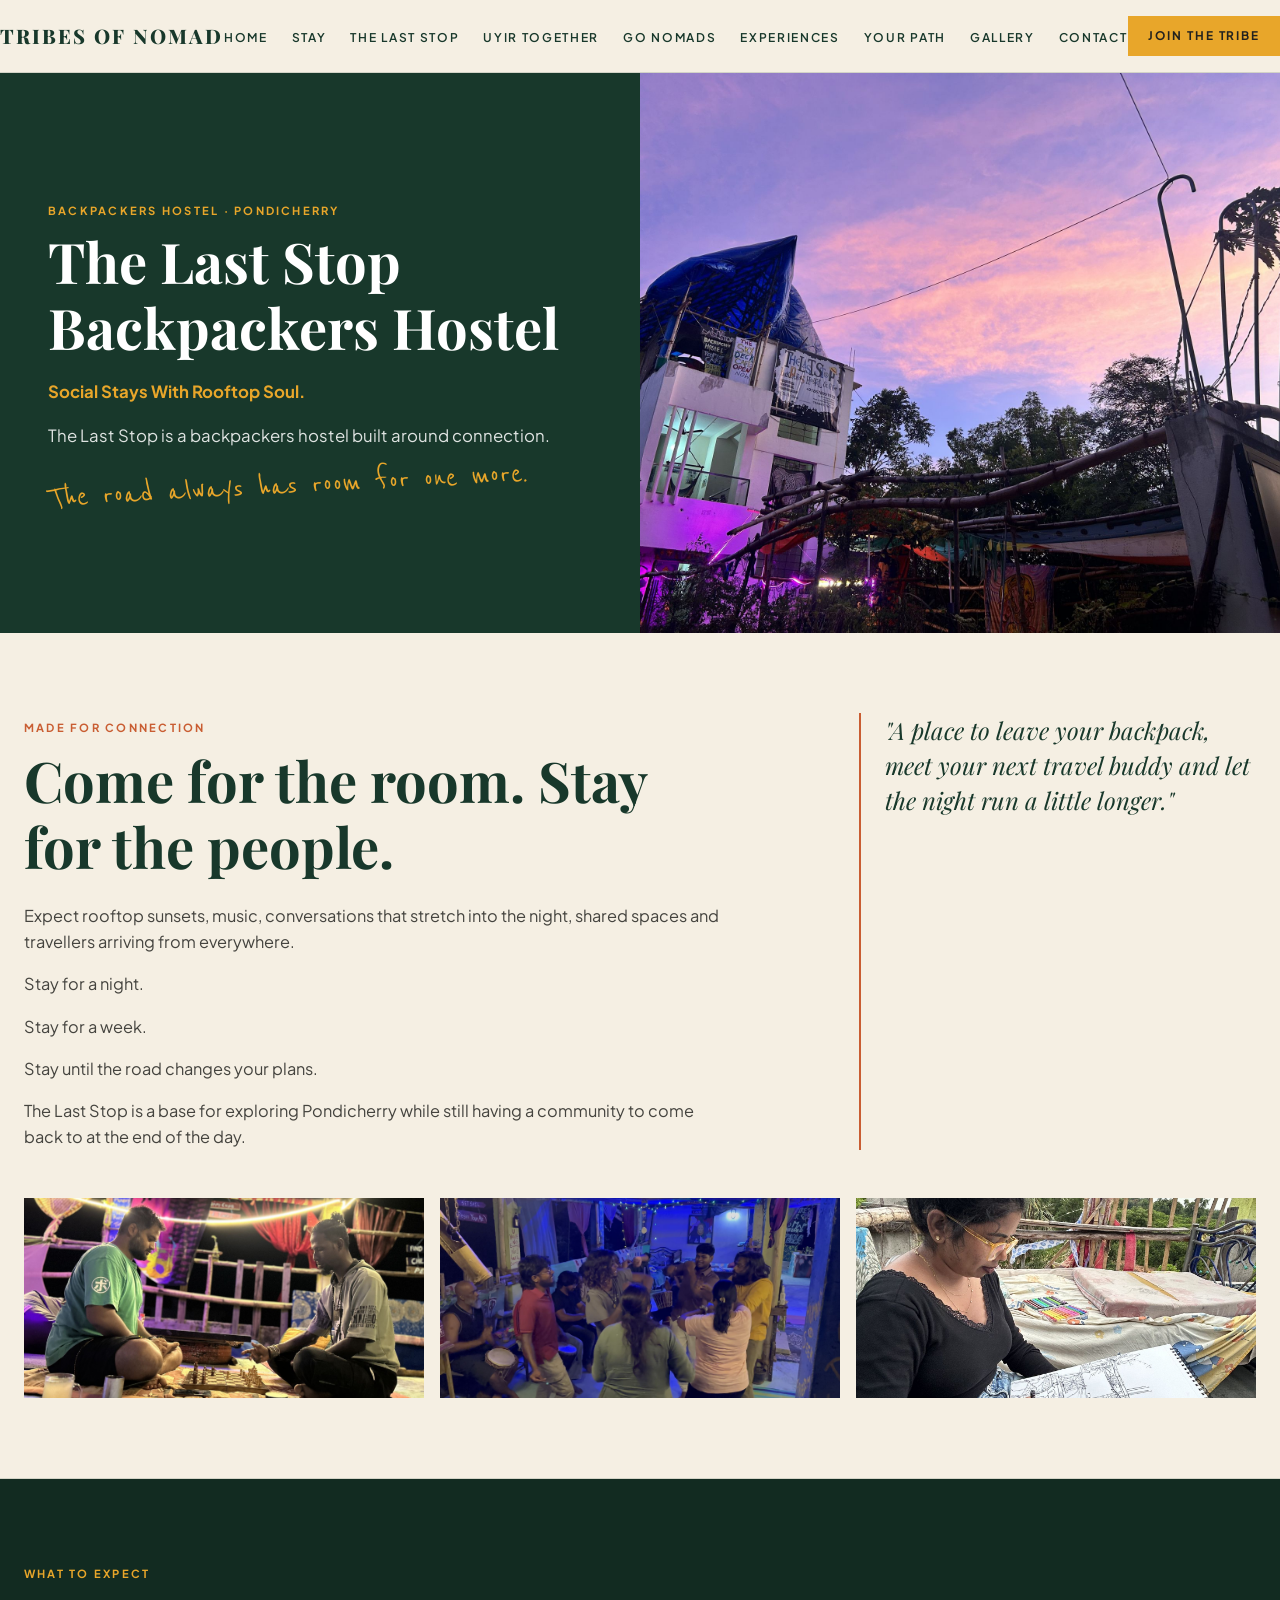
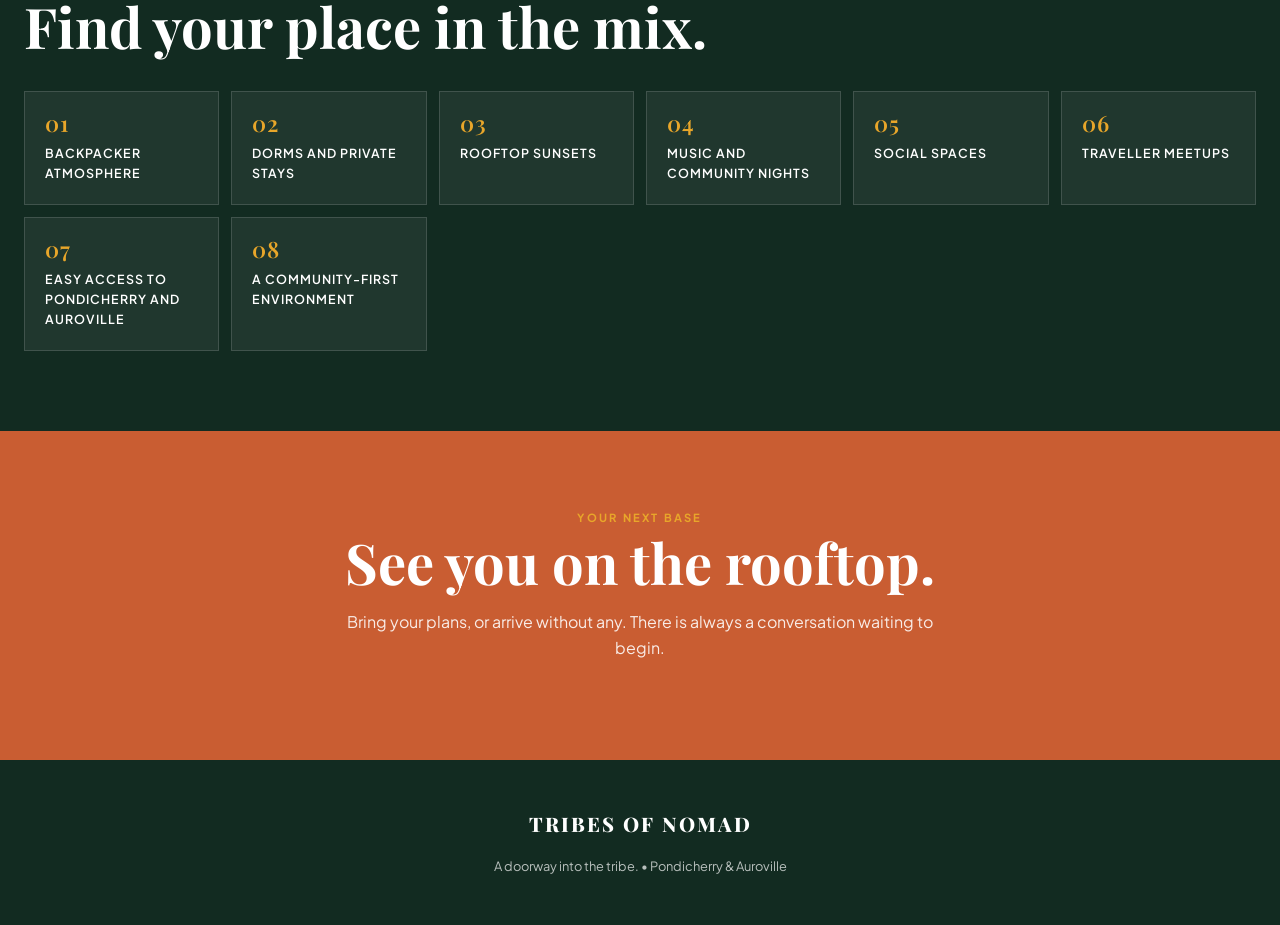
<file: last-stop.html>
<!DOCTYPE html>
<html lang="en">
<head>
  <meta charset="UTF-8" />
  <meta name="viewport" content="width=device-width, initial-scale=1.0" />
  <meta name="description" content="The Last Stop Backpackers Hostel in Pondicherry: social stays, music and community for solo travellers." />
  <meta name="theme-color" content="#18382b" />
  <meta property="og:title" content="Tribes of Nomad" />
  <meta property="og:description" content="The Last Stop Backpackers Hostel in Pondicherry: social stays, music and community for solo travellers." />
  <meta property="og:type" content="website" />
  <title>The Last Stop Backpackers Hostel | Tribes of Nomad</title>
  <link rel="preconnect" href="https://fonts.googleapis.com" />
  <link rel="preconnect" href="https://fonts.gstatic.com" crossorigin />
  <link href="https://fonts.googleapis.com/css2?family=Playfair+Display:ital,wght@0,600;0,800;1,400&family=Plus+Jakarta+Sans:wght@400;500;600;700&family=Reenie+Beanie&display=swap" rel="stylesheet" />
  <link rel="stylesheet" href="styles.css" />

  <style>
    /* ==========================================================================
       RESPONSIVE HEADER & DROPDOWN MENU UPDATES
       ========================================================================== */
    
    /* Force the header into a single row, overriding any external styles.css */
    .header-container { 
      display: flex !important; 
      flex-direction: row !important; 
      align-items: center !important; 
      justify-content: space-between !important; 
      position: relative; 
      width: 100%; 
      padding: 16px 0 !important; 
      flex-wrap: nowrap !important;
    }
    
    .header-actions { 
      display: flex !important; 
      flex-direction: row !important; 
      align-items: center !important; 
      gap: 12px !important; 
    }

    .logo {
      margin: 0 !important;
      white-space: nowrap !important;
    }

    .hamburger { 
      display: none; 
      background: transparent; 
      border: none; 
      cursor: pointer; 
      flex-direction: column; 
      gap: 5px; 
      padding: 4px; 
      z-index: 101; 
    }
    
    .hamburger span { 
      display: block; 
      width: 24px; 
      height: 2px; 
      background-color: var(--forest, #18382B); 
      transition: 0.3s ease; 
      border-radius: 2px; 
    }

    /* Desktop Navigation */
    .nav-menu { 
      display: flex; 
      gap: 24px; 
      list-style: none; 
      margin: 0; 
      padding: 0; 
      align-items: center; 
    }

    /* Mobile/Tablet Breakpoints */
    @media (max-width: 991px) {
      .hamburger { display: flex !important; }
      
      /* Mobile Dropdown Menu (Top-Right Box) */
      .nav-menu { 
        display: none !important; /* Hidden by default */
        flex-direction: column; 
        width: 200px; /* Fixed width box */
        position: absolute;
        top: 100%;
        right: 0; /* Anchored to the right */
        left: auto;
        background-color: rgba(245, 239, 227, 0.98); 
        backdrop-filter: blur(8px);
        padding: 16px 24px; 
        border: 1px solid rgba(24, 56, 43, 0.15); 
        border-radius: 4px; 
        box-shadow: 0 8px 20px rgba(0,0,0,0.1);
        gap: 16px; 
        align-items: flex-end; /* Align links to the right */
        text-align: right;
        z-index: 100;
      }
      
      .nav-menu.show {
        display: flex !important;
      }
      
      .nav-menu a { font-size: 0.85rem; width: 100%; display: block; }
    }

    @media (max-width: 480px) {
      /* Shrink elements slightly on small phones so everything fits on one line */
      .logo {
        font-size: 1.1rem !important;
      }
      .header-actions .btn-sun {
        font-size: 0.65rem !important;
        padding: 0 12px !important;
        min-height: 36px !important;
      }
    }
  </style>
</head>
<body>
  <header class="border-b">
    <div class="container header-container">
      <a href="index.html" class="logo">TRIBES OF NOMAD</a>
      <nav aria-label="Primary navigation">
        <ul class="nav-menu" id="navMenu">
         <li><a href="index.html">Home</a></li>
          <li><a href="#stays">Stay</a></li>
          <li><a href="last-stop.html">The Last Stop</a></li>
          <li><a href="uyir-together.html">Uyir Together</a></li>
          <li><a href="go-nomads.html">Go Nomads</a></li>
          <li><a href="experiences.html">Experiences</a></li>
          <li><a href="yourpath.html">Your path</a></li>
          <li><a href="gallery.html">Gallery</a></li>
          <li><a href="contact.html">Contact</a></li>
        </ul>
      </nav>
      <div class="header-actions">
        <a href="index.html#contact" class="btn btn-sun" style="min-height: 40px; padding: 0 20px;">Join the Tribe</a>
        <button id="menuToggle" class="hamburger" aria-label="Toggle Navigation">
          <span></span>
          <span></span>
          <span></span>
        </button>
      </div>
    </div>
  </header>

  <main>
    <section class="page-hero">
      <div class="page-hero-grid">
        <div class="page-hero-copy">
          <span class="eyebrow eyebrow-sun">Backpackers hostel · Pondicherry</span>
          <h1 class="display-title display-title-white" style="margin-top: 8px;">The Last Stop Backpackers Hostel</h1>
          <p style="color: var(--sun); font-weight: 700;">Social Stays With Rooftop Soul.</p>
          <p>The Last Stop is a backpackers hostel built around connection.</p>
          <div class="hero-handwriting">The road always has room for one more.</div>
        </div>
        <img class="hero-image" src="Lstp%20Assets/IMG_5209.jpeg" alt="Travellers gathering at The Last Stop" />
      </div>
    </section>

    <section class="content-section border-b">
      <div class="container story-grid">
        <div class="intro-copy">
          <span class="eyebrow eyebrow-terracotta">Made for connection</span>
          <h2 class="display-title" style="margin: 8px 0 24px;">Come for the room. Stay for the people.</h2>
          <p>Expect rooftop sunsets, music, conversations that stretch into the night, shared spaces and travellers arriving from everywhere.</p>
          <p>Stay for a night.</p>
          <p>Stay for a week.</p>
          <p>Stay until the road changes your plans.</p>
          <p>The Last Stop is a base for exploring Pondicherry while still having a community to come back to at the end of the day.</p>
        </div>
        <aside class="story-aside">"A place to leave your backpack, meet your next travel buddy and let the night run a little longer."</aside>
      </div>
      <div class="container photo-strip">
        <img loading="lazy" decoding="async" src="Lstp%20Assets/IMG_4253.jpeg" alt="A community moment at the hostel" />
        <img loading="lazy" decoding="async" src="Lstp%20Assets/IMG_4835.jpeg" alt="Music and conversations at The Last Stop" />
        <img loading="lazy" decoding="async" src="Lstp%20Assets/IMG_4719.jpeg" alt="Rooftop social time" />
      </div>
    </section>

    <section class="expectations">
      <div class="container">
        <span class="eyebrow eyebrow-sun">What to expect</span>
        <h2 class="display-title display-title-white">Find your place in the mix.</h2>
        <div class="feature-grid">
          <div class="feature-card"><span>01</span>Backpacker atmosphere</div>
          <div class="feature-card"><span>02</span>Dorms and private stays</div>
          <div class="feature-card"><span>03</span>Rooftop sunsets</div>
          <div class="feature-card"><span>04</span>Music and community nights</div>
          <div class="feature-card"><span>05</span>Social spaces</div>
          <div class="feature-card"><span>06</span>Traveller meetups</div>
          <div class="feature-card"><span>07</span>Easy access to Pondicherry and Auroville</div>
          <div class="feature-card"><span>08</span>A community-first environment</div>
        </div>
      </div>
    </section>

    <section class="callout">
      <span class="eyebrow" style="color: var(--sun);">Your next base</span>
      <h2 class="display-title">See you on the rooftop.</h2>
      <p>Bring your plans, or arrive without any. There is always a conversation waiting to begin.</p>
    </section>
  </main>

  <footer class="footer">
    <div class="footer-inner">
      <a href="index.html" class="footer-logo">TRIBES OF NOMAD</a>
      <p>A doorway into the tribe. • Pondicherry &amp; Auroville</p>
    </div>
  </footer>

  <script>
    // Dropdown Menu Toggle Logic
    document.addEventListener('DOMContentLoaded', function() {
      const menuToggle = document.getElementById('menuToggle');
      const navMenu = document.getElementById('navMenu');

      if (menuToggle && navMenu) {
        menuToggle.addEventListener('click', function() {
          navMenu.classList.toggle('show');
        });

        // Close the menu when a link is clicked
        const navLinks = navMenu.querySelectorAll('a');
        navLinks.forEach(link => {
          link.addEventListener('click', () => {
            navMenu.classList.remove('show');
          });
        });
      }
    });
  </script>
</body>
</html>
</file>
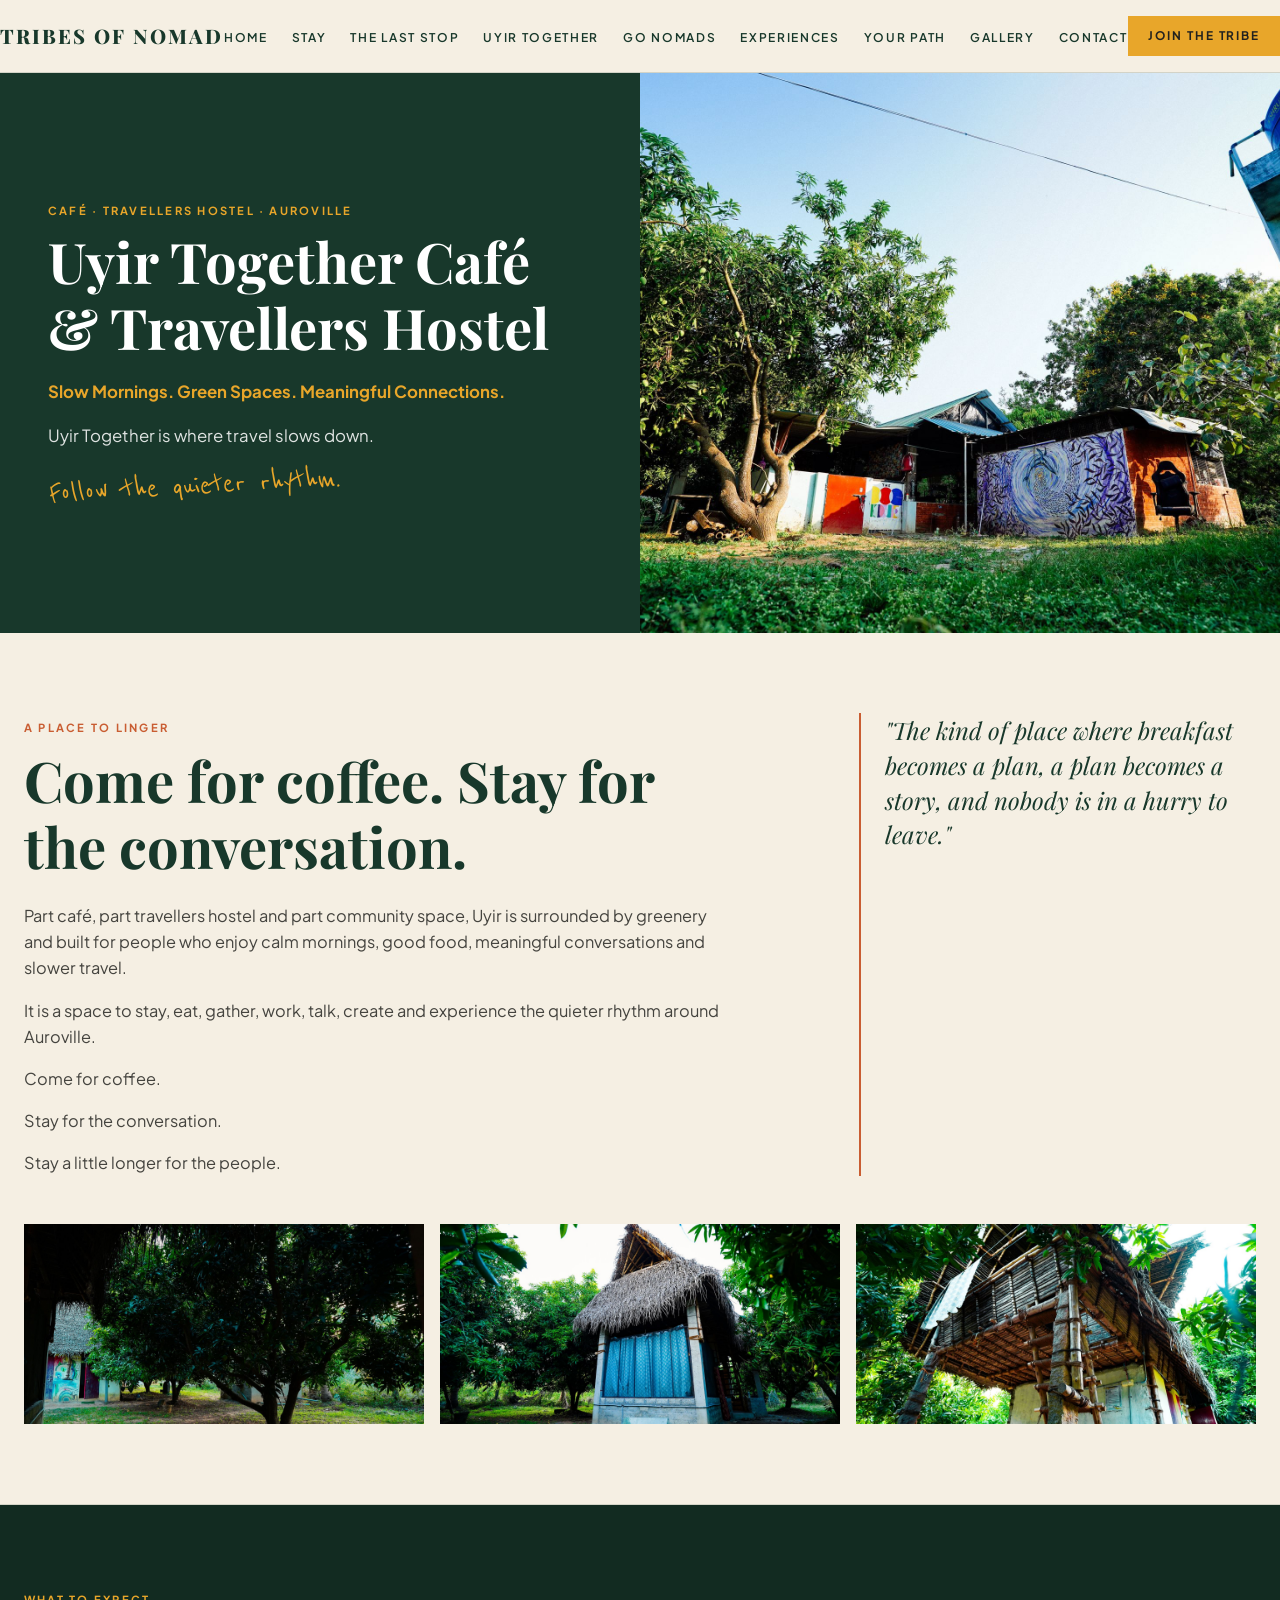
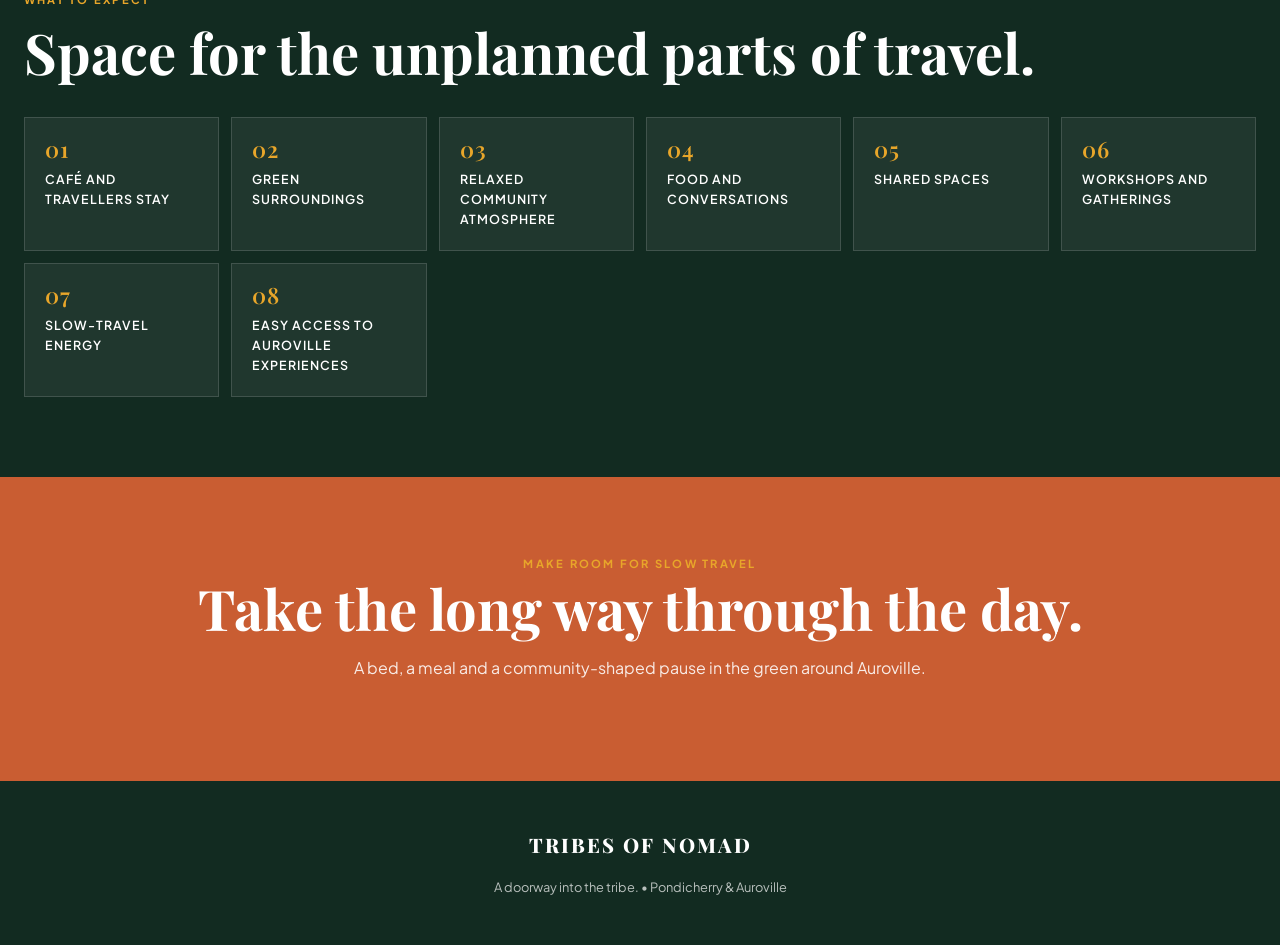
<file: uyir-together.html>
<!DOCTYPE html>
<html lang="en">
<head>
  <meta charset="UTF-8" />
  <meta name="viewport" content="width=device-width, initial-scale=1.0" />
  <meta name="description" content="Uyir Together Café & Travellers Hostel near Auroville: a calm, green space to stay, work and connect." />
  <meta name="theme-color" content="#18382b" />
  <meta property="og:title" content="Tribes of Nomad" />
  <meta property="og:description" content="Uyir Together Café & Travellers Hostel near Auroville: a calm, green space to stay, work and connect." />
  <meta property="og:type" content="website" />
  <title>Uyir Together Café & Travellers Hostel | Tribes of Nomad</title>
  <link rel="preconnect" href="https://fonts.googleapis.com" />
  <link rel="preconnect" href="https://fonts.gstatic.com" crossorigin />
  <link href="https://fonts.googleapis.com/css2?family=Playfair+Display:ital,wght@0,600;0,800;1,400&family=Plus+Jakarta+Sans:wght@400;500;600;700&family=Reenie+Beanie&display=swap" rel="stylesheet" />
  <link rel="stylesheet" href="styles.css" />

  <style>
    /* ==========================================================================
       RESPONSIVE HEADER & DROPDOWN MENU UPDATES
       ========================================================================== */
    
    /* Force the header into a single row, overriding any external styles.css */
    .header-container { 
      display: flex !important; 
      flex-direction: row !important; 
      align-items: center !important; 
      justify-content: space-between !important; 
      position: relative; 
      width: 100%; 
      padding: 16px 0 !important; 
      flex-wrap: nowrap !important;
    }
    
    .header-actions { 
      display: flex !important; 
      flex-direction: row !important; 
      align-items: center !important; 
      gap: 12px !important; 
    }

    .logo {
      margin: 0 !important;
      white-space: nowrap !important;
    }

    .hamburger { 
      display: none; 
      background: transparent; 
      border: none; 
      cursor: pointer; 
      flex-direction: column; 
      gap: 5px; 
      padding: 4px; 
      z-index: 101; 
    }
    
    .hamburger span { 
      display: block; 
      width: 24px; 
      height: 2px; 
      background-color: var(--forest, #18382B); 
      transition: 0.3s ease; 
      border-radius: 2px; 
    }

    /* Desktop Navigation */
    .nav-menu { 
      display: flex; 
      gap: 24px; 
      list-style: none; 
      margin: 0; 
      padding: 0; 
      align-items: center; 
    }

    /* Mobile/Tablet Breakpoints */
    @media (max-width: 991px) {
      .hamburger { display: flex !important; }
      
      /* Mobile Dropdown Menu (Top-Right Box) */
      .nav-menu { 
        display: none !important; /* Hidden by default */
        flex-direction: column; 
        width: 200px; /* Fixed width box */
        position: absolute;
        top: 100%;
        right: 0; /* Anchored to the right */
        left: auto;
        background-color: rgba(245, 239, 227, 0.98); 
        backdrop-filter: blur(8px);
        padding: 16px 24px; 
        border: 1px solid rgba(24, 56, 43, 0.15); 
        border-radius: 4px; 
        box-shadow: 0 8px 20px rgba(0,0,0,0.1);
        gap: 16px; 
        align-items: flex-end; /* Align links to the right */
        text-align: right;
        z-index: 100;
      }
      
      .nav-menu.show {
        display: flex !important;
      }
      
      .nav-menu a { font-size: 0.85rem; width: 100%; display: block; }
    }

    @media (max-width: 480px) {
      /* Shrink elements slightly on small phones so everything fits on one line */
      .logo {
        font-size: 1.1rem !important;
      }
      .header-actions .btn-sun {
        font-size: 0.65rem !important;
        padding: 0 12px !important;
        min-height: 36px !important;
      }
    }
  </style>
</head>
<body>
  <header class="border-b">
    <div class="container header-container">
      <a href="index.html" class="logo">TRIBES OF NOMAD</a>
      
      <nav aria-label="Primary navigation">
        <ul class="nav-menu" id="navMenu">
          <li><a href="index.html">Home</a></li>
          <li><a href="#stays">Stay</a></li>
          <li><a href="last-stop.html">The Last Stop</a></li>
          <li><a href="uyir-together.html">Uyir Together</a></li>
          <li><a href="go-nomads.html">Go Nomads</a></li>
          <li><a href="experiences.html">Experiences</a></li>
          <li><a href="yourpath.html">Your path</a></li>
          <li><a href="gallery.html">Gallery</a></li>
          <li><a href="contact.html">Contact</a></li>
        </ul>
      </nav>

      <div class="header-actions">
        <a href="index.html#contact" class="btn btn-sun" style="min-height: 40px; padding: 0 20px;">Join the Tribe</a>
        <button id="menuToggle" class="hamburger" aria-label="Toggle Navigation">
          <span></span>
          <span></span>
          <span></span>
        </button>
      </div>
    </div>
  </header>

  <main>
    <section class="page-hero">
      <div class="page-hero-grid">
        <div class="page-hero-copy">
          <span class="eyebrow eyebrow-sun">Café · Travellers hostel · Auroville</span>
          <h1 class="display-title display-title-white" style="margin-top: 8px;">Uyir Together Café &amp; Travellers Hostel</h1>
          <p style="color: var(--sun); font-weight: 700;">Slow Mornings. Green Spaces. Meaningful Connections.</p>
          <p>Uyir Together is where travel slows down.</p>
          <div class="hero-handwriting">Follow the quieter rhythm.</div>
        </div>
        <img class="hero-image" src="Lstp%20Assets/IMG_0406.jpeg" alt="Green space at Uyir Together" />
      </div>
    </section>

    <section class="content-section border-b">
      <div class="container story-grid">
        <div class="intro-copy">
          <span class="eyebrow eyebrow-terracotta">A place to linger</span>
          <h2 class="display-title" style="margin: 8px 0 24px;">Come for coffee. Stay for the conversation.</h2>
          <p>Part café, part travellers hostel and part community space, Uyir is surrounded by greenery and built for people who enjoy calm mornings, good food, meaningful conversations and slower travel.</p>
          <p>It is a space to stay, eat, gather, work, talk, create and experience the quieter rhythm around Auroville.</p>
          <p>Come for coffee.</p>
          <p>Stay for the conversation.</p>
          <p>Stay a little longer for the people.</p>
        </div>
        <aside class="story-aside">"The kind of place where breakfast becomes a plan, a plan becomes a story, and nobody is in a hurry to leave."</aside>
      </div>
      <div class="container photo-strip">
        <img loading="lazy" decoding="async" src="Lstp%20Assets/IMG_0408.jpeg" alt="Relaxed space at Uyir Together" />
        <img loading="lazy" decoding="async" src="Lstp%20Assets/IMG_0409.jpeg" alt="Uyir Together community setting" />
        <img loading="lazy" decoding="async" src="Lstp%20Assets/IMG_0410.jpeg" alt="A quiet moment around Auroville" />
      </div>
    </section>

    <section class="expectations">
      <div class="container">
        <span class="eyebrow eyebrow-sun">What to expect</span>
        <h2 class="display-title display-title-white">Space for the unplanned parts of travel.</h2>
        <div class="feature-grid">
          <div class="feature-card"><span>01</span>Café and travellers stay</div>
          <div class="feature-card"><span>02</span>Green surroundings</div>
          <div class="feature-card"><span>03</span>Relaxed community atmosphere</div>
          <div class="feature-card"><span>04</span>Food and conversations</div>
          <div class="feature-card"><span>05</span>Shared spaces</div>
          <div class="feature-card"><span>06</span>Workshops and gatherings</div>
          <div class="feature-card"><span>07</span>Slow-travel energy</div>
          <div class="feature-card"><span>08</span>Easy access to Auroville experiences</div>
        </div>
      </div>
    </section>

    <section class="callout">
      <span class="eyebrow" style="color: var(--sun);">Make room for slow travel</span>
      <h2 class="display-title">Take the long way through the day.</h2>
      <p>A bed, a meal and a community-shaped pause in the green around Auroville.</p>
      
    </section>
  </main>

  <footer class="footer">
    <div class="footer-inner">
      <a href="index.html" class="footer-logo">TRIBES OF NOMAD</a>
      <p>A doorway into the tribe. • Pondicherry &amp; Auroville</p>
    </div>
  </footer>

  <script>
    // Dropdown Menu Toggle Logic
    document.addEventListener('DOMContentLoaded', function() {
      const menuToggle = document.getElementById('menuToggle');
      const navMenu = document.getElementById('navMenu');

      if (menuToggle && navMenu) {
        menuToggle.addEventListener('click', function() {
          navMenu.classList.toggle('show');
        });

        // Close the menu when a link is clicked
        const navLinks = navMenu.querySelectorAll('a');
        navLinks.forEach(link => {
          link.addEventListener('click', () => {
            navMenu.classList.remove('show');
          });
        });
      }
    });
  </script>
</body>
</html>
</file>
<file: styles.css>
/* ==========================================================================
   1. BASE VARIABLES & RESETS
   ========================================================================== */
:root {
  --forest: #18382B;
  --forest-dark: #122B21;
  --cream: #F5EFE3;
  --terracotta: #C95D32;
  --sun: #E8A62A;
  --charcoal: #22221F;
  --white: #FFFFFF;
  --font-heading: 'Playfair Display', serif;
  --font-body: 'Plus Jakarta Sans', sans-serif;
  --font-hand: 'Reenie Beanie', cursive;
}

* { box-sizing: border-box; margin: 0; padding: 0; }
html { scroll-behavior: smooth; }
body { background-color: var(--cream); color: var(--charcoal); font-family: var(--font-body); line-height: 1.6; overflow-x: hidden; }
a { text-decoration: none; color: inherit; }
img { max-width: 100%; display: block; object-fit: cover; }

.container { max-width: 1300px; margin: 0 auto; padding: 0 24px; }
.border-b { border-bottom: 1px solid rgba(24, 56, 43, 0.15); }

/* Typography */
.eyebrow { font-size: 0.7rem; font-weight: 700; text-transform: uppercase; letter-spacing: 0.2em; }
.eyebrow-terracotta { color: var(--terracotta); }
.eyebrow-sun { color: var(--sun); }
.display-title { font-family: var(--font-heading); font-size: clamp(2rem, 5vw, 3.5rem); line-height: 1.18; font-weight: 700; color: var(--forest); }
.display-title-white { color: var(--white); }

/* ==========================================================================
   2. HEADER & NAVIGATION (Unified for Mobile & Desktop)
   ========================================================================== */
header { position: sticky; top: 0; z-index: 100; background-color: rgba(245, 239, 227, 0.98); backdrop-filter: blur(8px); }

.header-container { display: flex; align-items: center; justify-content: space-between; padding: 10px 24px; }
.nav-wrap { display: flex; justify-content: space-between; align-items: center; width: auto; gap: 24px; }
.logo { font-family: var(--font-heading); font-size: 1.25rem; font-weight: 800; letter-spacing: 0.1em; color: var(--forest); }

.nav-menu { display: flex; gap: 24px; list-style: none; align-items: center; }
.nav-menu a { font-size: 0.75rem; font-weight: 600; text-transform: uppercase; letter-spacing: 0.14em; color: var(--forest); transition: color 0.2s; white-space: nowrap; }
.nav-menu a:hover, .nav-menu a[aria-current="page"] { color: var(--terracotta); }

/* ==========================================================================
   3. BUTTONS
   ========================================================================== */
.btn { display: inline-flex; align-items: center; justify-content: center; min-height: 48px; padding: 0 28px; font-size: 0.74rem; font-weight: 700; text-transform: uppercase; letter-spacing: 0.16em; cursor: pointer; border: none; transition: transform 0.2s, background-color 0.2s; text-align: center; }
.btn:hover { transform: translateY(-1px); }
.btn-sun { background-color: var(--sun); color: var(--charcoal); }
.btn-terracotta { background-color: var(--terracotta); color: var(--white); }
.btn-outline-forest { border: 1px solid var(--forest); color: var(--forest); background: transparent; }
.btn-outline-forest:hover { background: var(--forest); color: var(--white); }
.btn-outline-white { border: 1px solid var(--white); color: var(--white); background: transparent; }
.btn-outline-white:hover { background: var(--white); color: var(--forest); }

/* ==========================================================================
   4. HOME PAGE STYLES
   ========================================================================== */
.grid-split { display: grid; grid-template-columns: 1fr; }
.split-pad { padding: 48px 24px; }
.hero-actions { display: flex; gap: 16px; margin-top: 28px; flex-wrap: wrap; }

.cards-grid { display: grid; grid-template-columns: 1fr; gap: 24px; }
.card-item { background: var(--white); border: 1px solid rgba(24, 56, 43, 0.15); display: flex; flex-direction: column; }
.card-item img { height: 240px; width: 100%; }
.card-body { padding: 24px; display: flex; flex-direction: column; flex: 1; }
.card-title { font-family: var(--font-heading); font-size: 1.5rem; color: var(--forest); margin: 6px 0 12px; }

.icon-grid { display: grid; grid-template-columns: repeat(auto-fit, minmax(130px, 1fr)); gap: 12px; }
.icon-box { border: 1px solid rgba(255, 255, 255, 0.1); background: rgba(255, 255, 255, 0.05); padding: 14px; text-align: center; color: var(--white); font-size: 0.75rem; font-weight: 600; text-transform: uppercase; letter-spacing: 0.1em; }

.swipe-gallery { display: flex; overflow-x: auto; scroll-snap-type: x mandatory; -webkit-overflow-scrolling: touch; width: 100%; height: 100%; min-height: 350px; scrollbar-width: none; }
.swipe-gallery::-webkit-scrollbar { display: none; }
.swipe-image { flex: 0 0 100%; scroll-snap-align: center; object-fit: cover; width: 100%; height: 100%; }

/* Forms */
.form-group { margin-bottom: 20px; }
.form-label { display: block; font-size: 0.7rem; font-weight: 600; text-transform: uppercase; letter-spacing: 0.16em; color: var(--forest); margin-bottom: 6px; }
.input-field { width: 100%; border: 1px solid rgba(24, 56, 43, 0.25); background: var(--white); padding: 12px 16px; font-size: 0.95rem; color: var(--charcoal); outline: none; font-family: var(--font-body); }
.input-field:focus { border-color: var(--terracotta); }
.grid-2-col { display: grid; grid-template-columns: 1fr; gap: 16px; }

/* ==========================================================================
   5. OTHER PAGES STYLES (Experiences, Stays, etc.)
   ========================================================================== */
.page-hero { background: var(--forest); color: var(--white); overflow: hidden; }
.page-hero-grid { display: grid; grid-template-columns: 1fr; }
.page-hero-copy { align-items: flex-start; display: flex; flex-direction: column; justify-content: center; min-height: 480px; padding: 72px 24px; }
.page-hero-copy p { color: rgba(255, 255, 255, 0.86); font-size: 1.05rem; margin-top: 18px; max-width: 560px; }
.hero-image { height: 360px; min-height: 100%; width: 100%; }
.hero-handwriting { color: var(--sun); font-family: var(--font-hand); font-size: 2.2rem; line-height: 1; margin-top: 18px; transform: rotate(-3deg); }

.content-section { padding: 80px 0; }
.intro-copy { color: rgba(34, 34, 31, 0.84); font-size: 1.02rem; max-width: 700px; }
.intro-copy p + p { margin-top: 16px; }
.expectations { background: var(--forest-dark); color: var(--white); padding: 80px 0; }
.expectations .display-title { margin-top: 8px; }
.feature-grid { display: grid; gap: 12px; grid-template-columns: repeat(auto-fit, minmax(175px, 1fr)); margin-top: 32px; }
.feature-card { background: rgba(255, 255, 255, 0.06); border: 1px solid rgba(255, 255, 255, 0.14); color: var(--white); font-size: 0.78rem; font-weight: 600; letter-spacing: 0.08em; min-height: 92px; padding: 20px; text-transform: uppercase; }
.feature-card span { color: var(--sun); display: block; font-family: var(--font-heading); font-size: 1.4rem; line-height: 1; margin-bottom: 10px; }

.story-grid { display: grid; gap: 40px; grid-template-columns: 1fr; }
.story-aside { border-left: 2px solid var(--terracotta); color: var(--forest); font-family: var(--font-heading); font-size: 1.5rem; font-style: italic; line-height: 1.45; padding-left: 24px; }
.photo-strip { display: grid; gap: 16px; grid-template-columns: repeat(3, 1fr); margin-top: 48px; }
.photo-strip img { height: 200px; width: 100%; }
.callout { background: var(--terracotta); color: var(--white); padding: 72px 24px; text-align: center; }
.callout p { color: rgba(255, 255, 255, 0.88); margin: 14px auto 28px; max-width: 600px; }
.callout .display-title { color: var(--white); }

/* Footer */
.footer { background: var(--forest-dark); color: rgba(255, 255, 255, 0.7); font-size: 0.8rem; padding: 48px 24px; text-align: center; }
.footer-inner { align-items: center; display: flex; flex-direction: column; gap: 16px; margin: 0 auto; max-width: 900px; }
.footer-logo { color: var(--white); font-family: var(--font-heading); font-size: 1.25rem; font-weight: 800; letter-spacing: 0.1em; }

/* ==========================================================================
   6. RESPONSIVE QUERIES (Desktop & Tablets)
   ========================================================================== */
@media (min-width: 768px) { 
  .cards-grid { grid-template-columns: repeat(3, 1fr); gap: 32px; } 
  .grid-2-col { grid-template-columns: 1fr 1fr; }
}

@media (min-width: 992px) { 
  .grid-split { grid-template-columns: 1fr 1fr; } 
  .split-pad { padding: 80px 48px; } 
  .header-container { display: flex; flex-direction: row; }
  
  /* Subpages */
  .page-hero-grid { grid-template-columns: 1fr 1fr; }
  .page-hero-copy { padding: 96px max(48px, calc((100vw - 1300px) / 2 + 24px)); padding-right: 48px; }
  .hero-image { height: 100%; min-height: 560px; }
  .story-grid { grid-template-columns: minmax(0, 1.6fr) minmax(250px, 0.8fr); }
}

/* ==========================================================================
   7. RESPONSIVE QUERIES (Mobile Devices)
   ========================================================================== */
@media (max-width: 991px) {
  /* Mobile Header Adjustments */
  .header-container { flex-direction: column; padding: 0 16px; }
  .nav-wrap { width: 100%; padding: 16px 0 8px 0; justify-content: space-between; }
  
  /* Forces horizontal menu instead of hiding it */
  .nav-menu { width: 100%; overflow-x: auto; padding: 10px 0; border-top: 1px solid rgba(24, 56, 43, 0.08); gap: 16px; -webkit-overflow-scrolling: touch; }
  .nav-menu::-webkit-scrollbar { display: none; }
  .nav-menu a { font-size: 0.7rem; }
}

@media (max-width: 600px) {
  /* Mobile Content Adjustments */
  .container { padding: 0 16px; }
  .logo { font-size: 1rem; }
  .nav-wrap .btn { min-height: 36px !important; padding: 0 14px !important; font-size: 0.68rem; }
  .split-pad { padding: 40px 16px; }
  .display-title { font-size: 1.85rem; }
  
  /* Stack buttons */
  .hero-actions { flex-direction: column; gap: 12px; width: 100%; }
  .hero-actions .btn { width: 100%; }
  
  .icon-grid { grid-template-columns: repeat(2, 1fr); }
  
  /* Subpages mobile adjustments */
  .page-hero-copy, .content-section, .expectations { padding-top: 56px; padding-bottom: 56px; }
  .photo-strip { grid-template-columns: 1fr; }
  .photo-strip img { height: 230px; }
}
</file>
